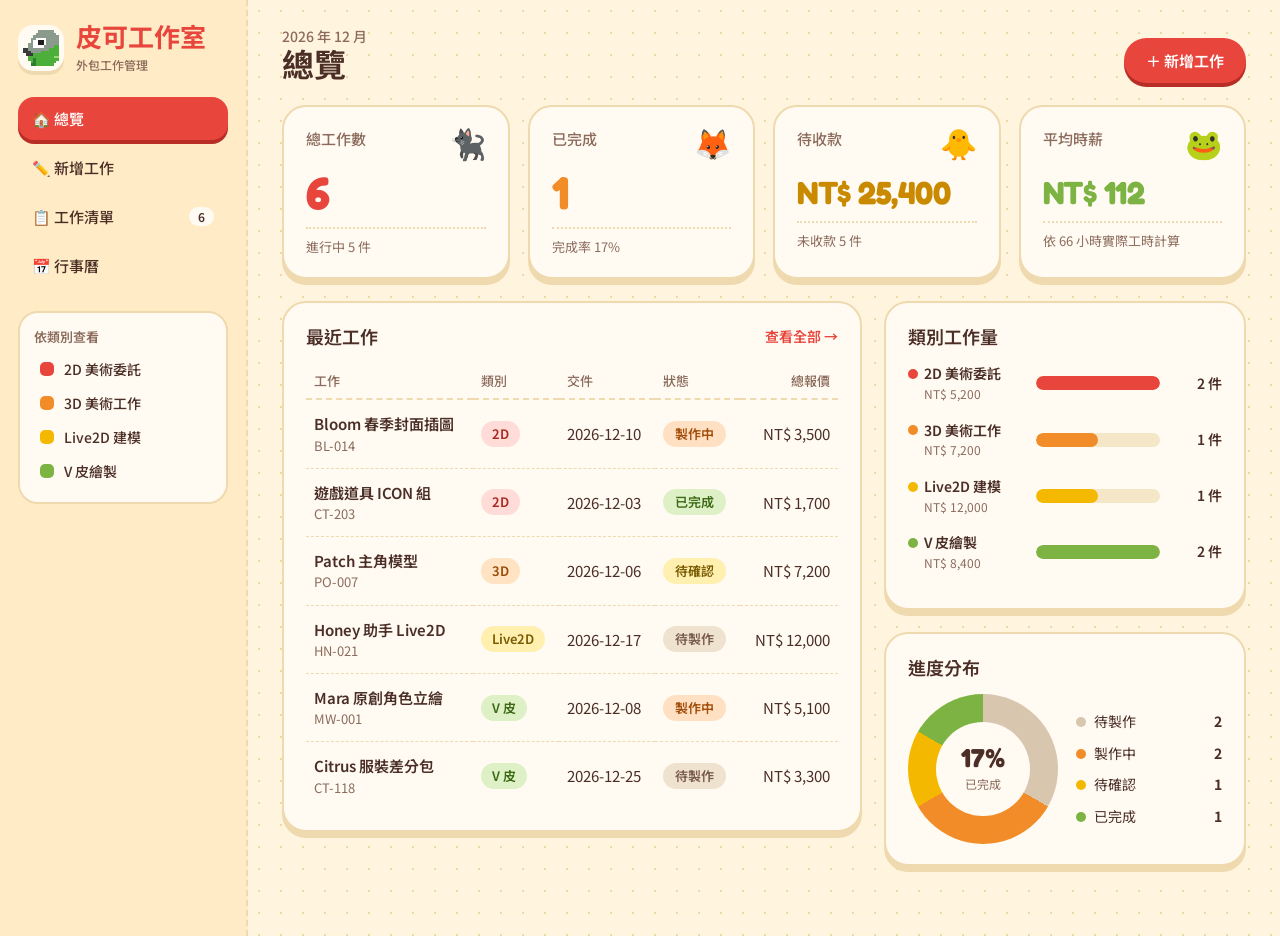
<file: index.html>
<!DOCTYPE html>
<html lang="zh-Hant">
<head>
<meta charset="UTF-8" />
<meta name="viewport" content="width=device-width, initial-scale=1, viewport-fit=cover" />
<title>皮可工作室｜外包工作管理</title>
<link rel="preconnect" href="https://fonts.googleapis.com" />
<link href="https://fonts.googleapis.com/css2?family=Fredoka:wght@500;600;700&family=Noto+Sans+TC:wght@400;500;600;700&display=swap" rel="stylesheet" />
<style>
:root{
  --cream:#FFF4DE;
  --paper:#FFFBF3;
  --sidebar:#FFEBC6;
  --line:#EFD9AE;
  --ink:#4B2E26;
  --ink-2:#8C6B5C;
  --straw:#E8453C;
  --straw-d:#B82E27;
  --orange:#F28C28;
  --lemon:#F5B800;
  --kiwi:#7CB342;
  --radius:24px;
  --display:'Fredoka','Noto Sans TC',sans-serif;
  --body:'Noto Sans TC','PingFang TC','Microsoft JhengHei',sans-serif;
}
*{box-sizing:border-box}
body{margin:0;background:var(--cream);color:var(--ink);font:400 15px/1.55 var(--body);min-height:100vh}
.hidden{display:none !important}
button:focus-visible,input:focus-visible,select:focus-visible,textarea:focus-visible{outline:3px solid var(--orange);outline-offset:2px}

.app{display:grid;grid-template-columns:248px minmax(0,1fr);min-height:100vh}

/* ---------- sidebar ---------- */
.sidebar{background:var(--sidebar);padding:24px 18px;display:flex;flex-direction:column;gap:24px;border-right:2px dashed var(--line)}
.brand{display:flex;gap:12px;align-items:center;font:700 26px/1.1 var(--display);color:var(--straw)}
.brand small{display:block;font:500 12px var(--body);color:var(--ink-2);margin-top:3px}
.logo{width:46px;height:46px;border-radius:15px;background:var(--paper);display:grid;place-items:center;box-shadow:0 4px 0 var(--line);padding:5px}
.logo svg{width:100%;height:100%;display:block}
.nav{display:flex;flex-direction:column;gap:6px}
.nav button{display:flex;align-items:center;gap:10px;width:100%;padding:11px 14px;border:none;background:none;border-radius:16px;cursor:pointer;font:500 15px var(--body);color:var(--ink);text-align:left}
.nav button:hover{background:#FFF7E6}
.nav button.active{background:var(--straw);color:#fff;box-shadow:0 4px 0 var(--straw-d)}
.badge{margin-left:auto;background:var(--paper);color:var(--ink);font-size:12px;font-weight:600;padding:1px 9px;border-radius:999px}
.nav button.active .badge{color:var(--straw)}
.legend{background:var(--paper);border:2px solid var(--line);border-radius:20px;padding:14px}
.legend h4{margin:0 0 6px;font:600 13px var(--body);color:var(--ink-2)}
.legend button{display:flex;align-items:center;gap:10px;width:100%;padding:7px 6px;border:none;background:none;border-radius:12px;cursor:pointer;font:500 14px var(--body);color:var(--ink);text-align:left}
.legend button:hover{background:#FFF1D6}
.swatch{width:14px;height:14px;border-radius:5px;flex:none}

/* ---------- main ---------- */
.main{padding:26px 34px 70px;background-color:var(--cream);background-image:radial-gradient(#F0D7A6 1px,transparent 1.3px);background-size:22px 22px;min-width:0}
.topbar{display:flex;align-items:flex-end;justify-content:space-between;gap:16px;margin-bottom:22px;flex-wrap:wrap}
.crumb{font:500 14px var(--body);color:var(--ink-2)}
.crumb h1{margin:2px 0 0;font:700 32px/1.1 var(--display);color:var(--ink)}

.card{background:var(--paper);border:2px solid var(--line);border-radius:var(--radius);padding:20px 22px;box-shadow:0 6px 0 var(--line);min-width:0}
.card h3{margin:0 0 14px;font:600 18px var(--body);display:flex;align-items:center;justify-content:space-between;gap:10px}

.btn{font:600 15px var(--body);border-radius:999px;padding:10px 20px;cursor:pointer;border:2px solid transparent;transition:transform .08s}
.btn:active{transform:translateY(2px)}
.btn-primary{background:var(--straw);color:#fff;box-shadow:0 4px 0 var(--straw-d)}
.btn-primary:active{box-shadow:0 2px 0 var(--straw-d)}
.btn-ghost{background:#fff;color:var(--ink);border-color:var(--line)}
.btn-small{font:600 13px var(--body);padding:5px 12px;border-radius:999px;border:2px solid var(--line);background:#fff;color:var(--ink);cursor:pointer;white-space:nowrap}
.btn-small.danger{color:#A8281F;border-color:#F5C2BC}
.btn-link{background:none;border:none;color:var(--straw);font:600 14px var(--body);cursor:pointer;padding:0}

/* ---------- stats ---------- */
.stats{display:grid;grid-template-columns:repeat(4,minmax(0,1fr));gap:18px;margin-bottom:22px}
.stat{--c:var(--straw)}
.stat .top{display:flex;justify-content:space-between;align-items:flex-start;color:var(--ink-2);font-weight:500}
.stat .fruit{font-size:30px;line-height:1;display:inline-block;transform-origin:50% 90%;animation:critter-bob 2.6s ease-in-out infinite;animation-delay:var(--d,0s)}
.stat:nth-child(1) .fruit{--d:0s}
.stat:nth-child(2) .fruit{--d:-.7s}
.stat:nth-child(3) .fruit{--d:-1.4s}
.stat:nth-child(4) .fruit{--d:-2.1s}
.stat:hover .fruit{animation-duration:.9s}
@keyframes critter-bob{
  0%,100%{transform:translateY(0) rotate(0deg)}
  20%{transform:translateY(-7px) rotate(-8deg)}
  40%{transform:translateY(0) rotate(0deg)}
  60%{transform:translateY(-3px) rotate(6deg)}
  80%{transform:translateY(0) rotate(0deg)}
}
.stat .num{font:700 46px/1 var(--display);color:var(--c);margin:12px 0 12px;letter-spacing:-.5px;overflow-wrap:anywhere}
.stat .num.money{font-size:32px;padding-top:8px}
.stat .sub{font-size:13px;color:var(--ink-2);border-top:2px dotted var(--line);padding-top:8px}

/* ---------- dashboard ---------- */
.dash{display:grid;grid-template-columns:minmax(0,1.6fr) minmax(0,1fr);gap:22px;align-items:start}
.stack{display:flex;flex-direction:column;gap:22px}
.table-wrap{overflow-x:auto}
table{width:100%;border-collapse:collapse}
th{font:500 13px var(--body);color:var(--ink-2);text-align:left;padding:8px;border-bottom:2px dashed var(--line);white-space:nowrap}
td{padding:12px 8px;border-bottom:1.5px dashed var(--line);vertical-align:middle}
tr:last-child td{border-bottom:none}
.r{text-align:right;white-space:nowrap}
.wname{font-weight:600}
.wsub{font-size:13px;color:var(--ink-2)}
.tag{display:inline-block;padding:3px 11px;border-radius:999px;font-size:13px;font-weight:600;white-space:nowrap}
.tag-2d{background:#FFDCD8;color:#A8281F}
.tag-3d{background:#FFE3C2;color:#9A4A06}
.tag-live{background:#FFF0B0;color:#7A5A00}
.tag-v{background:#DDF0C6;color:#3D6A15}
.pill{display:inline-block;padding:3px 12px;border-radius:999px;font-size:13px;font-weight:600;white-space:nowrap}
.s-todo{background:#EFE2CF;color:#7A5C4B}
.s-doing{background:#FFE0C2;color:#A34E0B}
.s-review{background:#FFF0B0;color:#7A5A00}
.s-done{background:#DDF0C6;color:#3D6A15}
.s-over{background:#FFD5D0;color:#A8281F}

.bar-row{display:grid;grid-template-columns:118px minmax(0,1fr) 52px;gap:10px;align-items:center;margin-bottom:16px}
.bar-meta b{font-weight:600;font-size:14px;display:flex;align-items:center;gap:6px}
.bar-meta small{display:block;color:var(--ink-2);font-size:12px;padding-left:16px}
.track{height:14px;background:#F5E6C8;border-radius:999px;overflow:hidden}
.fill{height:100%;border-radius:999px;transition:width .4s ease}
.bar-val{text-align:right;font-weight:600;font-size:14px}
.dot{width:10px;height:10px;border-radius:50%;display:inline-block;flex:none}

.donut-wrap{display:flex;gap:18px;align-items:center}
.donut{position:relative;width:150px;height:150px;border-radius:50%;flex:none}
.donut-hole{position:absolute;inset:28px;background:var(--paper);border-radius:50%;display:flex;flex-direction:column;align-items:center;justify-content:center}
.donut-hole b{font:700 26px/1 var(--display)}
.donut-hole small{font-size:12px;color:var(--ink-2);margin-top:4px}
.status-list{list-style:none;margin:0;padding:0;flex:1;display:grid;gap:10px;font-size:14px}
.status-list li{display:flex;align-items:center;gap:8px}
.status-list li b{margin-left:auto}

/* ---------- form ---------- */
.form-layout{display:grid;grid-template-columns:minmax(0,1fr) 340px;gap:22px;align-items:start}
.form-head{display:flex;justify-content:space-between;align-items:baseline;gap:10px;margin-bottom:4px;flex-wrap:wrap}
.form-head h3{margin:0;font:600 20px var(--body)}
.hint{font-size:13px;color:var(--ink-2)}
.section-title{font:600 14px var(--body);color:var(--straw);margin:24px 0 12px;display:flex;align-items:center;gap:10px}
.section-title::after{content:"";flex:1;border-top:2px dotted var(--line)}
.form-grid{display:grid;grid-template-columns:1fr 1fr;gap:14px 16px}
.field{display:flex;flex-direction:column;gap:6px;min-width:0}
.field.full{grid-column:1/-1}
.field label{font-size:13px;font-weight:600;color:var(--ink-2)}
.field input,.field select,.field textarea,.input{font:inherit;color:var(--ink);background:#fff;border:2px solid var(--line);border-radius:14px;padding:9px 12px;width:100%;min-width:0}
.field input:focus,.field select:focus,.field textarea:focus{outline:none;border-color:var(--orange);box-shadow:0 0 0 4px #FFE4C2}
.field textarea{resize:vertical}
.date-wrap{position:relative}
.date-wrap input{cursor:pointer;padding-right:48px}
.date-wrap input::-webkit-calendar-picker-indicator{position:absolute;inset:0;width:100%;height:100%;opacity:0;cursor:pointer}
.cal-btn{position:absolute;right:8px;top:50%;transform:translateY(-50%);width:34px;height:30px;border:none;border-radius:10px;background:#FFF1D6;cursor:pointer;font-size:16px;line-height:1;z-index:1}
.size-inputs{display:flex;gap:8px;align-items:center}
.size-inputs input,.size-inputs select{width:auto;flex:1;min-width:0}
.size-inputs span{color:var(--ink-2)}
.custom-size.hidden{display:none !important}
.field.check{flex-direction:row;align-items:center;padding-top:24px}
.field.check label{display:flex;gap:8px;align-items:center;color:var(--ink);font-weight:500;font-size:14px;cursor:pointer}
.field.check input{width:18px;height:18px;accent-color:var(--kiwi);padding:0}
.field.invalid label{color:var(--straw-d)}
.field.invalid input,.field.invalid select,.field.invalid textarea{border-color:var(--straw);background:#FFF0EE}
.error-box{margin-top:18px;background:#FFE7E3;color:#8E2019;border-radius:16px;padding:12px 16px;font-size:14px;display:grid;gap:4px}
.form-actions{display:flex;justify-content:flex-end;gap:10px;margin-top:24px;flex-wrap:wrap}

.quote-card{position:sticky;top:20px}
.big{background:var(--straw);color:#fff;border-radius:20px;padding:16px 18px;box-shadow:0 4px 0 var(--straw-d);margin-bottom:10px}
.big span{font-size:14px;opacity:.92}
.big b{display:block;font:700 40px/1.1 var(--display);margin-top:4px;overflow-wrap:anywhere}
dl.breakdown{margin:0}
dl.breakdown div{display:flex;justify-content:space-between;gap:10px;padding:9px 0;border-bottom:1.5px dashed var(--line);font-size:14px}
dl.breakdown dt{color:var(--ink-2)}
dl.breakdown dd{margin:0;font-weight:600;text-align:right}
.pay-row{display:flex;justify-content:space-between;align-items:center;padding:12px 0 4px;font-size:14px;color:var(--ink-2)}
.hours{margin-top:12px;background:#F4FBEA;border:2px solid #DDEFC6;border-radius:18px;padding:12px 14px;display:grid;gap:6px;font-size:14px}
.hours div{display:flex;justify-content:space-between;gap:10px}
.formula{font-size:12px;color:var(--ink-2);margin:14px 0 0}
.flash{animation:flash .7s ease}
@keyframes flash{0%{transform:scale(1)}40%{transform:scale(1.02)}100%{transform:scale(1)}}

/* ---------- list ---------- */
.toolbar{display:flex;gap:12px;flex-wrap:wrap;align-items:center;margin-bottom:16px}
.toolbar .input{flex:1 1 220px;width:auto}
.chips{display:flex;gap:8px;flex-wrap:wrap}
.chip{font:500 14px var(--body);padding:6px 14px;border-radius:999px;border:2px solid var(--line);background:#fff;color:var(--ink);cursor:pointer}
.chip.active{background:var(--ink);border-color:var(--ink);color:#fff}
.count{font-size:13px;color:var(--ink-2);margin-left:auto}
.empty{text-align:center;padding:44px 10px;color:var(--ink-2)}
.empty b{display:block;font:600 18px var(--body);color:var(--ink);margin-bottom:4px}
.actions{white-space:nowrap;text-align:right}
.actions .btn-small+.btn-small{margin-left:6px}

.cal-head{display:flex;align-items:center;gap:14px;flex-wrap:wrap;margin-bottom:16px}
.cal-nav{display:flex;gap:6px}
.cal-title{margin:0 !important;font:700 24px var(--display) !important}
.legend-inline{margin-left:auto;display:flex;gap:14px;font-size:13px;color:var(--ink-2);flex-wrap:wrap}
.legend-inline span{display:flex;align-items:center;gap:6px}
.cal-grid{display:grid;grid-template-columns:repeat(7,minmax(0,1fr))}
.cal-wd{font:500 13px var(--body);color:var(--ink-2);padding:6px 8px;border-bottom:2px dashed var(--line)}
.cal-days{border-left:2px solid var(--line)}
.cal-cell{min-height:110px;border-right:2px solid var(--line);border-bottom:2px solid var(--line);padding:6px;display:flex;flex-direction:column;gap:4px;min-width:0}
.cal-cell.other{background:#FBF2E0}
.cal-cell.other .cal-num{color:#C9B49A}
.cal-cell.today .cal-num{background:var(--straw);color:#fff}
.cal-num{font:600 13px var(--display);width:26px;height:26px;display:grid;place-items:center;color:var(--ink-2);border-radius:999px}
.cal-ev{border:none;font:600 11.5px/1.3 var(--body);text-align:left;padding:3px 7px;border-radius:7px;cursor:pointer;white-space:nowrap;overflow:hidden;text-overflow:ellipsis;width:100%;box-shadow:0 2px 0 rgba(0,0,0,.12)}
.cal-ev:hover{filter:brightness(1.06)}
.cal-more{font-size:12px;color:var(--ink-2);padding-left:4px}
@media (max-width:600px){
  .cal-cell{min-height:72px;padding:4px}
  .cal-ev{font-size:10px;padding:2px 4px}
  .legend-inline{margin-left:0;width:100%}
}

/* ---------- toast ---------- */
.toast{position:fixed;left:50%;bottom:26px;transform:translate(-50%,20px);background:var(--ink);color:#fff;padding:12px 22px;border-radius:999px;opacity:0;pointer-events:none;transition:opacity .25s,transform .25s;font-size:14px;box-shadow:0 5px 0 #2C1A15;max-width:90vw;text-align:center}
.toast.show{opacity:1;transform:translate(-50%,0)}

/* ---------- responsive ---------- */
@media (max-width:1100px){
  .stats{grid-template-columns:1fr 1fr}
  .form-layout{grid-template-columns:minmax(0,1fr) 300px}
}
@media (max-width:980px){
  .app{grid-template-columns:1fr}
  .sidebar{flex-direction:row;flex-wrap:wrap;align-items:center;border-right:none;border-bottom:2px dashed var(--line);padding:14px 16px;gap:12px}
  .nav{flex-direction:row;flex-wrap:wrap}
  .nav button{width:auto}
  .legend{display:none}
  .dash,.form-layout{grid-template-columns:1fr}
  .quote-card{position:static}
}
@media (max-width:600px){
  .main{padding:20px 16px 60px}
  .form-grid{grid-template-columns:1fr}
  .stat .num{font-size:38px}
  .bar-row{grid-template-columns:96px minmax(0,1fr) 46px}
}
@media (prefers-reduced-motion:reduce){
  *{animation:none !important;transition:none !important}
}
</style>
</head>
<body>
<div class="app">

  <!-- ===== sidebar ===== -->
  <div class="sidebar">
    <div class="brand">
      <span class="logo" id="logo" aria-hidden="true"></span>
      <div>皮可工作室<small>外包工作管理</small></div>
    </div>

    <nav class="nav">
      <button data-view="dashboard" class="active">🏠 總覽</button>
      <button data-view="form">✏️ 新增工作</button>
      <button data-view="list">📋 工作清單 <span class="badge" id="navCount">0</span></button>
      <button data-view="calendar">📅 行事曆</button>
    </nav>

    <div class="legend">
      <h4>依類別查看</h4>
      <button data-filter="2d"><i class="swatch" style="background:#E8453C"></i>2D 美術委託</button>
      <button data-filter="3d"><i class="swatch" style="background:#F28C28"></i>3D 美術工作</button>
      <button data-filter="live2d"><i class="swatch" style="background:#F5B800"></i>Live2D 建模</button>
      <button data-filter="v"><i class="swatch" style="background:#7CB342"></i>V 皮繪製</button>
    </div>
  </div>

  <!-- ===== main ===== -->
  <main class="main">
    <header class="topbar">
      <div class="crumb">
        <span id="crumbSub"></span>
        <h1 id="crumbPage">總覽</h1>
      </div>
      <button class="btn btn-primary" data-view="form">＋ 新增工作</button>
    </header>

    <!-- ---------- dashboard ---------- -->
    <section id="view-dashboard" class="view">
      <div class="stats">
        <div class="card stat" style="--c:var(--straw)">
          <div class="top"><span>總工作數</span><span class="fruit" aria-hidden="true">🐈‍⬛</span></div>
          <div class="num" id="st_total">0</div>
          <div class="sub" id="st_total_sub"></div>
        </div>
        <div class="card stat" style="--c:var(--orange)">
          <div class="top"><span>已完成</span><span class="fruit" aria-hidden="true">🦊</span></div>
          <div class="num" id="st_done">0</div>
          <div class="sub" id="st_done_sub"></div>
        </div>
        <div class="card stat" style="--c:#C98A00">
          <div class="top"><span>待收款</span><span class="fruit" aria-hidden="true">🐥</span></div>
          <div class="num money" id="st_balance">NT$ 0</div>
          <div class="sub" id="st_balance_sub"></div>
        </div>
        <div class="card stat" style="--c:var(--kiwi)">
          <div class="top"><span>平均時薪</span><span class="fruit" aria-hidden="true">🐸</span></div>
          <div class="num money" id="st_rate">—</div>
          <div class="sub" id="st_rate_sub"></div>
        </div>
      </div>

      <div class="dash">
        <div class="card">
          <h3>最近工作 <button class="btn-link" data-view="list">查看全部 →</button></h3>
          <div class="table-wrap">
            <table>
              <thead><tr><th>工作</th><th>類別</th><th>交件</th><th>狀態</th><th class="r">總報價</th></tr></thead>
              <tbody id="recentBody"></tbody>
            </table>
          </div>
        </div>

        <div class="stack">
          <div class="card">
            <h3>類別工作量</h3>
            <div id="catBars"></div>
          </div>
          <div class="card">
            <h3>進度分布</h3>
            <div class="donut-wrap">
              <div class="donut" id="donut">
                <div class="donut-hole"><b id="donutPct">0%</b><small>已完成</small></div>
              </div>
              <ul class="status-list" id="donutLegend"></ul>
            </div>
          </div>
        </div>
      </div>
    </section>

    <!-- ---------- form + quote ---------- -->
    <section id="view-form" class="view hidden">
      <div class="form-layout">
        <form id="workForm" class="card" novalidate>
          <div class="form-head">
            <h3 id="formTitle">新增工作</h3>
            <span class="hint">欄位會依類別自動調整</span>
          </div>

          <div class="section-title">基本資料</div>
          <div class="form-grid">
            <div class="field">
              <label for="f_category">工作類別</label>
              <select id="f_category"></select>
            </div>
            <div class="field">
              <label for="f_sub">服務項目</label>
              <select id="f_sub"></select>
            </div>
            <div class="field full">
              <label for="f_name">工作名稱 *</label>
              <input id="f_name" maxlength="60" placeholder="例如：Bloom 春季封面插圖" />
            </div>
            <div class="field">
              <label for="f_client">客戶代號</label>
              <input id="f_client" maxlength="20" placeholder="選填" />
            </div>
            <div class="field">
              <label for="f_status">工作狀態</label>
              <select id="f_status"></select>
            </div>
            <div class="field">
              <label for="f_due">交件日期</label>
              <div class="date-wrap"><input type="date" id="f_due" /><button type="button" class="cal-btn" id="btnCal" aria-label="開啟月曆">📅</button></div>
            </div>
          </div>

          <div class="section-title" id="detailTitle">類別專用欄位</div>
          <div class="form-grid" id="detailFields"></div>

          <div class="section-title">報價</div>
          <div class="form-grid">
            <div class="field">
              <label for="f_price">單價（NT$）</label>
              <input type="number" min="0" id="f_price" placeholder="0" />
            </div>
            <div class="field">
              <label for="f_qty">數量</label>
              <input type="number" min="1" id="f_qty" />
            </div>
            <div class="field">
              <label for="f_extra">額外費用（NT$）</label>
              <input type="number" min="0" id="f_extra" />
            </div>
            <div class="field">
              <label for="f_discount">折扣（NT$）</label>
              <input type="number" min="0" id="f_discount" />
            </div>
            <div class="field">
              <label for="f_deposit">訂金比例（%）</label>
              <input type="number" min="0" max="100" id="f_deposit" />
            </div>
            <div class="field">
              <label for="f_paid">已收款金額（NT$）</label>
              <input type="number" min="0" id="f_paid" />
            </div>
          </div>

          <div class="section-title">工時</div>
          <div class="form-grid">
            <div class="field">
              <label for="f_est">預估工時（小時）</label>
              <input type="number" min="0" step="0.5" id="f_est" />
            </div>
            <div class="field">
              <label for="f_act">實際工時（小時）</label>
              <input type="number" min="0" step="0.5" id="f_act" />
            </div>
            <div class="field full">
              <label for="f_note">備註</label>
              <textarea id="f_note" rows="2" maxlength="300"></textarea>
            </div>
          </div>

          <div id="errorBox" class="error-box hidden"></div>

          <div class="form-actions">
            <button type="button" class="btn btn-ghost" id="btnClear">清除表單</button>
            <button type="button" class="btn btn-ghost" id="btnQuote">計算報價</button>
            <button type="submit" class="btn btn-primary" id="btnSubmit">新增工作</button>
          </div>
        </form>

        <aside class="card quote-card" id="quoteCard">
          <h3>報價結果</h3>
          <div class="big">
            <span>總報價</span>
            <b id="q_total">NT$ 0</b>
          </div>
          <dl class="breakdown">
            <div><dt>商品小計</dt><dd id="q_sub">NT$ 0</dd></div>
            <div><dt>額外費用</dt><dd id="q_extra">NT$ 0</dd></div>
            <div><dt>折扣</dt><dd id="q_discount">NT$ 0</dd></div>
            <div><dt id="q_depLabel">應收訂金</dt><dd id="q_deposit">NT$ 0</dd></div>
            <div><dt>已收款</dt><dd id="q_paid">NT$ 0</dd></div>
            <div><dt>尚未收款</dt><dd id="q_balance">NT$ 0</dd></div>
          </dl>
          <div class="pay-row">
            <span>付款狀態</span>
            <span class="pill" id="q_pay">未收款</span>
          </div>
          <div class="hours">
            <div><span>預估工時</span><b id="q_est">0 h</b></div>
            <div><span>實際工時</span><b id="q_act">尚無</b></div>
            <div><span>工時差異</span><b id="q_diff">—</b></div>
            <div><span>平均時薪</span><b id="q_rate">—</b></div>
          </div>
          <p class="formula">總報價 ＝ 小計 ＋ 額外費用 − 折扣<br>平均時薪 ＝ 已收款 ÷ 實際工時</p>
        </aside>
      </div>
    </section>

    <!-- ---------- calendar ---------- -->
    <section id="view-calendar" class="view hidden">
      <div class="card">
        <div class="cal-head">
          <div class="cal-nav">
            <button class="btn-small" id="calPrev" aria-label="上個月">‹</button>
            <button class="btn-small" id="calToday">今天</button>
            <button class="btn-small" id="calNext" aria-label="下個月">›</button>
          </div>
          <h3 id="calTitle" class="cal-title"></h3>
          <div class="legend-inline">
            <span><i class="swatch" style="background:#E8453C"></i>2D</span>
            <span><i class="swatch" style="background:#F28C28"></i>3D</span>
            <span><i class="swatch" style="background:#F5B800"></i>Live2D</span>
            <span><i class="swatch" style="background:#7CB342"></i>V 皮</span>
          </div>
        </div>
        <div class="cal-grid" id="calWeekdays"></div>
        <div class="cal-grid cal-days" id="calDays"></div>
      </div>
    </section>

    <!-- ---------- list ---------- -->
    <section id="view-list" class="view hidden">
      <div class="card">
        <div class="toolbar">
          <input class="input" id="searchInput" type="search" placeholder="搜尋工作名稱或客戶代號" />
          <select class="input" id="statusFilter" style="width:auto;flex:0 0 auto"></select>
        </div>
        <div class="toolbar">
          <div class="chips">
            <button class="chip active" data-cat="all">全部</button>
            <button class="chip" data-cat="2d">2D</button>
            <button class="chip" data-cat="3d">3D</button>
            <button class="chip" data-cat="live2d">Live2D</button>
            <button class="chip" data-cat="v">V 皮</button>
          </div>
          <span class="count" id="listCount"></span>
        </div>
        <div class="table-wrap">
          <table>
            <thead>
              <tr>
                <th>工作</th><th>類別</th><th>交件</th><th>狀態</th>
                <th class="r">總報價</th><th class="r">未收款</th><th class="r">工時差異</th><th></th>
              </tr>
            </thead>
            <tbody id="listBody"></tbody>
          </table>
        </div>
        <div id="listEmpty" class="empty hidden"></div>
      </div>
    </section>
  </main>
</div>

<div class="toast" id="toast" role="status" aria-live="polite"></div>

<script>
/* ============ 常數與設定 ============ */
const $ = id => document.getElementById(id);
const esc = s => String(s ?? '').replace(/[&<>"']/g, c => ({'&':'&amp;','<':'&lt;','>':'&gt;','"':'&quot;',"'":'&#39;'}[c]));
const toNum = v => { const n = parseFloat(v); return Number.isFinite(n) ? n : 0; };
const money = n => 'NT$ ' + Math.round(n).toLocaleString('zh-TW');
const sum = arr => arr.reduce((s, x) => s + x, 0);
function dayStr(offset = 0) {
  const d = new Date();
  d.setDate(d.getDate() + offset);
  return new Date(d.getTime() - d.getTimezoneOffset() * 60000).toISOString().slice(0, 10);
}
const today = () => dayStr(0);
const isOverdue = i => !!i.due && i.due < today() && i.status !== '已完成';

const STATUSES = ['待製作', '製作中', '待確認', '已完成'];
const STATUS_CLS = { '待製作': 's-todo', '製作中': 's-doing', '待確認': 's-review', '已完成': 's-done' };
const STATUS_COLOR = { '待製作': '#D9C6AE', '製作中': '#F28C28', '待確認': '#F5B800', '已完成': '#7CB342' };
const PAY_CLS = { '未收款': 's-over', '部分收款': 's-review', '已收清': 's-done' };
const STEP = ['未開始', '進行中', '完成'];
const CAT_ORDER = ['2d', '3d', 'live2d', 'v'];

const CATS = {
  '2d': {
    label: '2D 美術委託', short: '2D', color: '#E8453C', tag: 'tag-2d',
    subs: ['大圖／大張插圖', 'ICON', 'Q 版人物', '黑白稿', '其他 2D 委託'],
    fields: [
      { key: 'size', label: '尺寸', type: 'select', options: ['小（A5 以下）', '中（A4）', '大（A3 以上）', '自訂尺寸'] },
      { key: 'complex', label: '畫面複雜度', type: 'select', options: ['簡單', '一般', '複雜'] },
      { key: 'commercial', label: '含商用授權', type: 'checkbox' }
    ]
  },
  '3d': {
    label: '3D 美術工作', short: '3D', color: '#F28C28', tag: 'tag-3d',
    subs: ['角色建模', '道具建模', 'UV 拆解', '貼圖製作'],
    fields: [
      { key: 'model', label: '建模狀態', type: 'select', options: STEP },
      { key: 'uv', label: 'UV 狀態', type: 'select', options: STEP },
      { key: 'tex', label: '貼圖狀態', type: 'select', options: STEP }
    ]
  },
  'live2d': {
    label: 'Live2D 建模', short: 'Live2D', color: '#F5B800', tag: 'tag-live',
    subs: ['完整建模', '修改既有模型', '物理與表情', '測試交件'],
    fields: [
      { key: 'psdOk', label: 'PSD 拆件已齊全', type: 'checkbox' },
      { key: 'physics', label: '需要物理設定', type: 'checkbox' },
      { key: 'exprCount', label: '表情數量', type: 'number' }
    ]
  },
  'v': {
    label: 'V 皮繪製', short: 'V 皮', color: '#7CB342', tag: 'tag-v',
    subs: ['角色立繪', '服裝差分', '表情差分', '拆件繪製'],
    fields: [
      { key: 'framing', label: '構圖', type: 'select', options: ['全身', '半身'] },
      { key: 'outfits', label: '服裝差分數', type: 'number' },
      { key: 'exprs', label: '表情差分數', type: 'number' },
      { key: 'layered', label: '需要分層 PSD', type: 'checkbox' },
      { key: 'commercial', label: '含商用授權', type: 'checkbox' }
    ]
  }
};

/* ============ 狀態與儲存 ============ */
const KEY = 'fruit-studio-works-v1';
const SEED_KEY = 'fruit-studio-seeded';
let items = [];
let editingId = null;
let filterCat = 'all';
let toastTimer;

function load() {
  try {
    const v = JSON.parse(localStorage.getItem(KEY));
    return Array.isArray(v) ? v : [];
  } catch (e) { return []; }
}
function save() {
  try { localStorage.setItem(KEY, JSON.stringify(items)); }
  catch (e) { toast('瀏覽器無法儲存資料，請檢查儲存空間設定'); }
}
function wasSeeded() {
  try { return !!localStorage.getItem(SEED_KEY); } catch (e) { return true; }
}
function markSeeded() {
  try { localStorage.setItem(SEED_KEY, '1'); } catch (e) { /* ignore */ }
}

function seedItems() {
  const rows = [
    { category: '2d', sub: '大圖／大張插圖', name: 'Bloom 春季封面插圖', client: 'BL-014', status: '製作中', dueIn: 5,
      unitPrice: 3000, qty: 1, extra: 500, discount: 0, depositRate: 30, paid: 1000, estHours: 12, actHours: 7,
      detail: { size: '大（A3 以上）', complex: '複雜', commercial: true } },
    { category: '2d', sub: 'ICON', name: '遊戲道具 ICON 組', client: 'CT-203', status: '已完成', dueIn: -2,
      unitPrice: 300, qty: 5, extra: 200, discount: 0, depositRate: 30, paid: 1700, estHours: 5, actHours: 6,
      detail: { size: '小（A5 以下）', complex: '簡單', commercial: false } },
    { category: '3d', sub: '角色建模', name: 'Patch 主角模型', client: 'PO-007', status: '待確認', dueIn: 1,
      unitPrice: 8000, qty: 1, extra: 0, discount: 800, depositRate: 40, paid: 3200, estHours: 40, actHours: 44,
      detail: { model: '完成', uv: '完成', tex: '進行中' } },
    { category: 'live2d', sub: '完整建模', name: 'Honey 助手 Live2D', client: 'HN-021', status: '待製作', dueIn: 12,
      unitPrice: 12000, qty: 1, extra: 0, discount: 0, depositRate: 50, paid: 0, estHours: 60, actHours: 0,
      detail: { psdOk: true, physics: true, exprCount: 8 } },
    { category: 'v', sub: '角色立繪', name: 'Mara 原創角色立繪', client: 'MW-001', status: '製作中', dueIn: 3,
      unitPrice: 4500, qty: 1, extra: 600, discount: 0, depositRate: 30, paid: 1500, estHours: 15, actHours: 9,
      detail: { framing: '半身', outfits: 2, exprs: 4, layered: true, commercial: false } },
    { category: 'v', sub: '服裝差分', name: 'Citrus 服裝差分包', client: 'CT-118', status: '待製作', dueIn: 20,
      unitPrice: 1200, qty: 3, extra: 0, discount: 300, depositRate: 30, paid: 0, estHours: 10, actHours: 0,
      detail: { framing: '全身', outfits: 3, exprs: 0, layered: true, commercial: false } }
  ];
  return rows.map((r, i) => {
    const { dueIn, ...rest } = r;
    return { id: 'demo' + i, createdAt: Date.now() - i * 3600000, note: '', ...rest, due: dayStr(dueIn) };
  });
}

/* ============ Process：計算 ============ */
function calc(d) {
  const sub = d.unitPrice * d.qty;
  const total = Math.max(0, sub + d.extra - d.discount);
  const deposit = Math.round(total * d.depositRate / 100);
  const balance = Math.max(0, total - d.paid);
  const payStatus = total > 0 && d.paid >= total ? '已收清' : d.paid > 0 ? '部分收款' : '未收款';
  const rate = d.actHours > 0 ? d.paid / d.actHours : null;
  return { sub, total, deposit, balance, payStatus, rate };
}

function diffText(act, est) {
  if (!(act > 0)) return '—';
  const d = Math.round((act - est) * 10) / 10;
  if (d > 0) return `超時 +${d} h`;
  if (d < 0) return `提早 ${Math.abs(d)} h`;
  return '準時';
}

function validate(d) {
  const c = calc(d);
  const errs = [];
  const add = (cond, id, msg) => { if (cond) errs.push([id, msg]); };
  add(!d.name, 'f_name', '請填寫工作名稱');
  add(d.unitPrice < 0, 'f_price', '單價不可為負數');
  add(d.qty < 1, 'f_qty', '數量至少要為 1');
  add(d.extra < 0, 'f_extra', '額外費用不可為負數');
  add(d.discount < 0, 'f_discount', '折扣不可為負數');
  add(d.discount > d.unitPrice * d.qty + d.extra, 'f_discount', '折扣不可超過小計加額外費用');
  add(d.depositRate < 0 || d.depositRate > 100, 'f_deposit', '訂金比例請填 0 到 100');
  add(d.paid < 0, 'f_paid', '已收款不可為負數');
  add(d.paid > c.total, 'f_paid', '已收款不可超過總報價');
  add(d.estHours < 0, 'f_est', '預估工時不可為負數');
  add(d.actHours < 0, 'f_act', '實際工時不可為負數');
  add(d.detail.size === '自訂尺寸' && !(d.detail.sizeW > 0 && d.detail.sizeH > 0), 'd_sizeW', '請填寫自訂尺寸的寬與高');
  Object.entries(d.detail).forEach(([k, v]) => add(typeof v === 'number' && v < 0, 'd_' + k, '數量欄位不可為負數'));
  return errs;
}

/* ============ Input：讀取與填入表單 ============ */
function readForm() {
  const cat = $('f_category').value;
  const detail = {};
  CATS[cat].fields.forEach(f => {
    const el = $('d_' + f.key);
    if (!el) return;
    detail[f.key] = f.type === 'checkbox' ? el.checked
                  : f.type === 'number' ? toNum(el.value)
                  : el.value;
  });
  if (detail.size === '自訂尺寸') {
    detail.sizeW = toNum($('d_sizeW').value);
    detail.sizeH = toNum($('d_sizeH').value);
    detail.sizeUnit = $('d_sizeUnit').value;
  }
  return {
    category: cat,
    sub: $('f_sub').value,
    name: $('f_name').value.trim(),
    client: $('f_client').value.trim(),
    status: $('f_status').value,
    due: $('f_due').value,
    unitPrice: toNum($('f_price').value),
    qty: toNum($('f_qty').value),
    extra: toNum($('f_extra').value),
    discount: toNum($('f_discount').value),
    depositRate: toNum($('f_deposit').value),
    paid: toNum($('f_paid').value),
    estHours: toNum($('f_est').value),
    actHours: toNum($('f_act').value),
    note: $('f_note').value.trim(),
    detail
  };
}

function renderSubs(cat, selected) {
  $('f_sub').innerHTML = CATS[cat].subs.map(s => `<option>${s}</option>`).join('');
  if (selected && CATS[cat].subs.includes(selected)) $('f_sub').value = selected;
}

function customSizeRow(values = {}) {
  const row = document.createElement('div');
  row.id = 'customSize';
  row.className = 'field full custom-size';
  row.innerHTML = `<label>自訂尺寸</label>
    <div class="size-inputs">
      <input type="number" min="0" step="0.1" id="d_sizeW" placeholder="寬" value="${values.sizeW ?? ''}">
      <span>×</span>
      <input type="number" min="0" step="0.1" id="d_sizeH" placeholder="高" value="${values.sizeH ?? ''}">
      <select id="d_sizeUnit">
        <option ${values.sizeUnit === 'cm' ? 'selected' : ''}>cm</option>
        <option ${values.sizeUnit === 'px' ? 'selected' : ''}>px</option>
        <option ${values.sizeUnit === '吋' ? 'selected' : ''}>吋</option>
      </select>
    </div>`;
  row.classList.toggle('hidden', values.size !== '自訂尺寸');
  return row;
}

function renderDetails(cat, values = {}) {
  const wrap = $('detailFields');
  wrap.innerHTML = '';
  $('detailTitle').textContent = CATS[cat].label + ' 專用欄位';
  CATS[cat].fields.forEach(f => {
    const id = 'd_' + f.key;
    const div = document.createElement('div');
    if (f.type === 'checkbox') {
      div.className = 'field check';
      div.innerHTML = `<label><input type="checkbox" id="${id}" ${values[f.key] ? 'checked' : ''}>${f.label}</label>`;
    } else if (f.type === 'select') {
      div.className = 'field';
      const opts = f.options.map(o => `<option ${values[f.key] === o ? 'selected' : ''}>${o}</option>`).join('');
      div.innerHTML = `<label for="${id}">${f.label}</label><select id="${id}">${opts}</select>`;
    } else {
      div.className = 'field';
      div.innerHTML = `<label for="${id}">${f.label}</label><input type="number" min="0" id="${id}" value="${values[f.key] ?? 0}">`;
    }
    wrap.appendChild(div);
    if (f.key === 'size') wrap.appendChild(customSizeRow(values));
  });
}

function fillForm(d = {}) {
  const cat = d.category || '2d';
  $('f_category').value = cat;
  renderSubs(cat, d.sub);
  renderDetails(cat, d.detail || {});
  $('f_name').value = d.name || '';
  $('f_client').value = d.client || '';
  $('f_status').value = d.status || '待製作';
  $('f_due').value = d.due || '';
  $('f_price').value = d.unitPrice ?? '';
  $('f_qty').value = d.qty ?? 1;
  $('f_extra').value = d.extra ?? 0;
  $('f_discount').value = d.discount ?? 0;
  $('f_deposit').value = d.depositRate ?? 30;
  $('f_paid').value = d.paid ?? 0;
  $('f_est').value = d.estHours ?? '';
  $('f_act').value = d.actHours ?? '';
  $('f_note').value = d.note || '';
  showErrors([]);
  updateQuote();
}

function resetForm() {
  editingId = null;
  $('formTitle').textContent = '新增工作';
  $('btnSubmit').textContent = '新增工作';
  fillForm({});
}

function showErrors(errs) {
  document.querySelectorAll('.field.invalid').forEach(el => el.classList.remove('invalid'));
  const box = $('errorBox');
  box.innerHTML = '';
  if (!errs.length) {
    box.classList.add('hidden');
    return true;
  }
  errs.forEach(([id, msg]) => {
    const f = $(id) && $(id).closest('.field');
    if (f) f.classList.add('invalid');
    const p = document.createElement('div');
    p.textContent = '⚠ ' + msg;
    box.appendChild(p);
  });
  box.classList.remove('hidden');
  return false;
}

/* ============ Output：報價區 ============ */
function updateQuote() {
  const d = readForm();
  const c = calc(d);
  $('q_sub').textContent = money(c.sub);
  $('q_extra').textContent = money(d.extra);
  $('q_discount').textContent = '− ' + money(d.discount);
  $('q_total').textContent = money(c.total);
  $('q_depLabel').textContent = `應收訂金（${d.depositRate}%）`;
  $('q_deposit').textContent = money(c.deposit);
  $('q_paid').textContent = money(d.paid);
  $('q_balance').textContent = money(c.balance);
  const pay = $('q_pay');
  pay.textContent = c.payStatus;
  pay.className = 'pill ' + PAY_CLS[c.payStatus];
  $('q_est').textContent = d.estHours + ' h';
  $('q_act').textContent = d.actHours > 0 ? d.actHours + ' h' : '尚無';
  $('q_diff').textContent = diffText(d.actHours, d.estHours);
  $('q_rate').textContent = c.rate === null ? '—' : money(c.rate) + ' / 小時';
}

/* ============ 增刪改 ============ */
function startEdit(id) {
  const item = items.find(i => i.id === id);
  if (!item) return;
  editingId = id;
  fillForm(item);
  $('formTitle').textContent = '編輯工作';
  $('btnSubmit').textContent = '儲存變更';
  showView('form');
}

function removeItem(id) {
  const item = items.find(i => i.id === id);
  if (!item) return;
  if (!confirm(`確定要刪除「${item.name}」？刪除後無法復原。`)) return;
  items = items.filter(i => i.id !== id);
  save();
  if (editingId === id) resetForm();
  renderAll();
  toast('已刪除工作');
}

/* ============ 畫面：總覽 ============ */
function renderDashboard() {
  const total = items.length;
  const done = items.filter(i => i.status === '已完成').length;
  const calcs = items.map(i => ({ i, c: calc(i) }));
  const balanceSum = sum(calcs.map(x => x.c.balance));
  const unpaidCount = calcs.filter(x => x.c.balance > 0).length;
  const withHours = items.filter(i => i.actHours > 0);
  const hrs = sum(withHours.map(i => i.actHours));
  const paidWithHours = sum(withHours.map(i => i.paid));
  const overdue = items.filter(isOverdue).length;

  $('st_total').textContent = total;
  $('st_total_sub').textContent = `進行中 ${total - done} 件`;
  $('st_done').textContent = done;
  $('st_done_sub').textContent = total ? `完成率 ${Math.round(done / total * 100)}%` : '尚無工作';
  $('st_balance').textContent = money(balanceSum);
  $('st_balance_sub').textContent = `未收款 ${unpaidCount} 件`;
  $('st_rate').textContent = hrs > 0 ? money(paidWithHours / hrs) : '—';
  $('st_rate_sub').textContent = hrs > 0 ? `依 ${hrs} 小時實際工時計算` : '尚無實際工時';

  const recent = [...items].sort((a, b) => b.createdAt - a.createdAt).slice(0, 6);
  $('recentBody').innerHTML = recent.length
    ? recent.map(i => {
        const cat = CATS[i.category];
        return `<tr>
          <td><div class="wname">${esc(i.name)}</div><div class="wsub">${esc(i.client) || '—'}${isOverdue(i) ? ' · 逾期' : ''}</div></td>
          <td><span class="tag ${cat.tag}">${cat.short}</span></td>
          <td>${esc(i.due) || '—'}</td>
          <td><span class="pill ${STATUS_CLS[i.status]}">${esc(i.status)}</span></td>
          <td class="r">${money(calc(i).total)}</td>
        </tr>`;
      }).join('')
    : `<tr><td colspan="5" class="empty"><b>還沒有工作</b>按上方「新增工作」建立第一筆</td></tr>`;

  const max = Math.max(1, ...CAT_ORDER.map(k => items.filter(i => i.category === k).length));
  $('catBars').innerHTML = CAT_ORDER.map(k => {
    const list = items.filter(i => i.category === k);
    const amt = sum(list.map(i => calc(i).total));
    return `<div class="bar-row">
      <div class="bar-meta"><b><span class="dot" style="background:${CATS[k].color}"></span>${CATS[k].label}</b><small>${money(amt)}</small></div>
      <div class="track"><div class="fill" style="width:${list.length / max * 100}%;background:${CATS[k].color}"></div></div>
      <div class="bar-val">${list.length} 件</div>
    </div>`;
  }).join('');

  const counts = STATUSES.map(s => items.filter(i => i.status === s).length);
  const stops = [];
  if (total === 0) {
    stops.push('#EFE2CF 0% 100%');
  } else {
    let acc = 0;
    counts.forEach((n, idx) => {
      if (!n) return;
      const start = acc / total * 100;
      acc += n;
      stops.push(`${STATUS_COLOR[STATUSES[idx]]} ${start}% ${acc / total * 100}%`);
    });
  }
  $('donut').style.background = `conic-gradient(${stops.join(',')})`;
  $('donutPct').textContent = (total ? Math.round(done / total * 100) : 0) + '%';
  $('donutLegend').innerHTML = STATUSES.map((s, idx) =>
    `<li><span class="dot" style="background:${STATUS_COLOR[s]}"></span>${s}<b>${counts[idx]}</b></li>`
  ).join('');
}

/* ============ 畫面：清單 ============ */
function rowHtml(i) {
  const c = calc(i);
  const cat = CATS[i.category];
  return `<tr>
    <td><div class="wname">${esc(i.name)}</div><div class="wsub">${esc(i.sub)}${i.client ? ' · ' + esc(i.client) : ''}</div></td>
    <td><span class="tag ${cat.tag}">${cat.short}</span></td>
    <td>${esc(i.due) || '—'}${isOverdue(i) ? ' <span class="pill s-over">逾期</span>' : ''}</td>
    <td><span class="pill ${STATUS_CLS[i.status]}">${esc(i.status)}</span></td>
    <td class="r">${money(c.total)}</td>
    <td class="r">${money(c.balance)}</td>
    <td class="r">${diffText(i.actHours, i.estHours)}</td>
    <td class="actions">
      <button class="btn-small" data-action="edit" data-id="${i.id}">編輯</button>
      <button class="btn-small danger" data-action="del" data-id="${i.id}">刪除</button>
    </td>
  </tr>`;
}

function renderList() {
  const q = $('searchInput').value.trim().toLowerCase();
  const st = $('statusFilter').value;
  const list = items
    .filter(i => filterCat === 'all' || i.category === filterCat)
    .filter(i => st === 'all' || i.status === st)
    .filter(i => !q || (i.name + ' ' + i.client).toLowerCase().includes(q))
    .sort((a, b) => b.createdAt - a.createdAt);

  $('listBody').innerHTML = list.map(rowHtml).join('');
  $('listCount').textContent = `共 ${list.length} 件`;
  const empty = $('listEmpty');
  empty.classList.toggle('hidden', list.length > 0);
  empty.innerHTML = items.length === 0
    ? '<b>還沒有工作</b>到「新增工作」建立第一筆吧'
    : '<b>找不到符合條件的工作</b>試試調整搜尋或篩選條件';
  document.querySelectorAll('.chip').forEach(b => b.classList.toggle('active', b.dataset.cat === filterCat));
}

/* ============ 視圖切換與通知 ============ */
const VIEW_NAMES = { dashboard: '總覽', form: '新增工作', list: '工作清單', calendar: '行事曆' };
function showView(name) {
  document.querySelectorAll('.view').forEach(v => v.classList.toggle('hidden', v.id !== 'view-' + name));
  document.querySelectorAll('.nav button').forEach(b => b.classList.toggle('active', b.dataset.view === name));
  $('crumbPage').textContent = VIEW_NAMES[name];
  const now = new Date();
  $('crumbSub').textContent = name === 'dashboard' ? `${now.getFullYear()} 年 ${now.getMonth() + 1} 月` : '';
  if (name === 'calendar') renderCalendar();
  window.scrollTo(0, 0);
}

function toast(msg) {
  const t = $('toast');
  t.textContent = msg;
  t.classList.add('show');
  clearTimeout(toastTimer);
  toastTimer = setTimeout(() => t.classList.remove('show'), 2400);
}

function renderAll() {
  renderDashboard();
  renderList();
  renderCalendar();
  $('navCount').textContent = items.length;
}

/* ============ 事件綁定 ============ */
document.querySelectorAll('[data-view]').forEach(b =>
  b.addEventListener('click', () => showView(b.dataset.view)));

document.querySelectorAll('[data-filter]').forEach(b =>
  b.addEventListener('click', () => {
    filterCat = b.dataset.filter;
    renderList();
    showView('list');
  }));

document.querySelectorAll('.chip').forEach(b =>
  b.addEventListener('click', () => { filterCat = b.dataset.cat; renderList(); }));

$('searchInput').addEventListener('input', renderList);
$('statusFilter').addEventListener('change', renderList);

$('listBody').addEventListener('click', e => {
  const btn = e.target.closest('button[data-action]');
  if (!btn) return;
  if (btn.dataset.action === 'edit') startEdit(btn.dataset.id);
  else removeItem(btn.dataset.id);
});

$('f_category').addEventListener('change', () => {
  const cat = $('f_category').value;
  renderSubs(cat);
  renderDetails(cat);
  updateQuote();
});
$('workForm').addEventListener('input', updateQuote);
$('workForm').addEventListener('change', e => {
  if (e.target.id === 'd_size') {
    document.getElementById('customSize').classList.toggle('hidden', e.target.value !== '自訂尺寸');
  }
});
const dueEl = $('f_due');
const openCalendar = () => { try { dueEl.showPicker(); } catch (err) { dueEl.focus(); } };
dueEl.addEventListener('click', openCalendar);
$('btnCal').addEventListener('click', openCalendar);

$('btnQuote').addEventListener('click', () => {
  const d = readForm();
  if (!showErrors(validate(d))) return;
  updateQuote();
  const card = $('quoteCard');
  card.classList.remove('flash');
  void card.offsetWidth;
  card.classList.add('flash');
  toast(`報價已計算：總報價 ${money(calc(d).total)}`);
});

$('btnClear').addEventListener('click', () => {
  resetForm();
  toast('表單已清除');
});

$('workForm').addEventListener('submit', e => {
  e.preventDefault();
  const d = readForm();
  if (!showErrors(validate(d))) return;

  if (editingId) {
    items = items.map(i => i.id === editingId ? { ...i, ...d } : i);
    toast('已儲存變更');
  } else {
    items.push({
      id: 'w' + Date.now().toString(36) + Math.random().toString(36).slice(2, 6),
      createdAt: Date.now(),
      ...d
    });
    toast('已新增工作');
  }
  save();
  resetForm();
  renderAll();
  showView('list');
});

/* ============ 像素小鳥 Logo ============ */
// 像素圖：H 灰頭、W 眼圈白、K 黑眼、B 喙、G 綠身、g 深綠、L 淺綠高光
const BIRD = [
  "......HHHHHH",
  ".....HHHHHHHH",
  "....HHHHHHHHHH",
  "...HHWWWWHHHHH",
  "...HWWKKWHHHHH",
  "..HHWWKKWHHHHH",
  "..HHWWWWHHHHGG",
  "BBHHHHHHHHGGGG",
  "BBBHHHHGGGGGGG",
  ".BBBGGGGGGGGGG",
  "..GGGGGGGGGGLL",
  "..GGgGGGGGGGGG",
  "...GgGGGGGGGG",
  "...ggGGGGGGG"
];
function renderLogo() {
  const W = Math.max(...BIRD.map(r => r.length));
  const colors = { H: '#8A9A8C', W: '#FFFFFF', K: '#1F1F1F', B: '#3A3A3A', G: '#4CAF3A', g: '#2E7D32', L: '#9BD86B' };
  let rects = '';
  BIRD.forEach((row, y) => [...row.padEnd(W, '.')].forEach((ch, x) => {
    if (colors[ch]) rects += `<rect x="${x}" y="${y}" width="1" height="1" fill="${colors[ch]}"/>`;
  }));
  $('logo').innerHTML = `<svg viewBox="0 0 ${W} ${BIRD.length}" shape-rendering="crispEdges" aria-hidden="true">${rects}</svg>`;
}

/* ============ 行事曆 ============ */
let calCursor = new Date(new Date().getFullYear(), new Date().getMonth(), 1);
const WEEKDAYS = ['一', '二', '三', '四', '五', '六', '日'];
const ymd = d => `${d.getFullYear()}-${String(d.getMonth() + 1).padStart(2, '0')}-${String(d.getDate()).padStart(2, '0')}`;

function renderCalendar() {
  const y = calCursor.getFullYear(), m = calCursor.getMonth();
  $('calTitle').textContent = `${y} 年 ${m + 1} 月`;
  $('calWeekdays').innerHTML = WEEKDAYS.map(w => `<div class="cal-wd">${w}</div>`).join('');

  const offset = (new Date(y, m, 1).getDay() + 6) % 7;   // 週一為第一欄
  const byDate = {};
  items.forEach(i => {
    if (!i.due) return;
    if (!byDate[i.due]) byDate[i.due] = [];
    byDate[i.due].push(i);
  });
  const todayKey = ymd(new Date());

  let html = '';
  for (let n = 0; n < 42; n++) {
    const d = new Date(y, m, 1 - offset + n);
    const key = ymd(d);
    const list = (byDate[key] || []).sort((a, b) => a.createdAt - b.createdAt);
    const cls = ['cal-cell'];
    if (d.getMonth() !== m) cls.push('other');
    if (key === todayKey) cls.push('today');
    const events = list.slice(0, 3).map(i => {
      const cat = CATS[i.category];
      const fg = i.category === 'live2d' ? '#4B2E26' : '#fff';
      return `<button class="cal-ev" style="background:${cat.color};color:${fg}" data-id="${i.id}" title="${esc(i.name)}">${cat.short} · ${esc(i.name)}</button>`;
    }).join('');
    const more = list.length > 3 ? `<div class="cal-more">+${list.length - 3} 件</div>` : '';
    html += `<div class="${cls.join(' ')}"><div class="cal-num">${d.getDate()}</div>${events}${more}</div>`;
  }
  $('calDays').innerHTML = html;
}

$('calPrev').addEventListener('click', () => { calCursor = new Date(calCursor.getFullYear(), calCursor.getMonth() - 1, 1); renderCalendar(); });
$('calNext').addEventListener('click', () => { calCursor = new Date(calCursor.getFullYear(), calCursor.getMonth() + 1, 1); renderCalendar(); });
$('calToday').addEventListener('click', () => { const t = new Date(); calCursor = new Date(t.getFullYear(), t.getMonth(), 1); renderCalendar(); });
$('calDays').addEventListener('click', e => {
  const btn = e.target.closest('.cal-ev');
  if (btn) startEdit(btn.dataset.id);
});

/* ============ 初始化 ============ */
function init() {
  $('f_category').innerHTML = CAT_ORDER.map(k => `<option value="${k}">${CATS[k].label}</option>`).join('');
  $('f_status').innerHTML = STATUSES.map(s => `<option>${s}</option>`).join('');
  $('statusFilter').innerHTML = '<option value="all">全部狀態</option>' +
    STATUSES.map(s => `<option>${s}</option>`).join('');

  items = load();
  if (!items.length && !wasSeeded()) {
    items = seedItems();
    save();
    markSeeded();
  }
  renderLogo();
  resetForm();
  renderAll();
  showView('dashboard');
}
init();
</script>
</body>
</html>
</file>
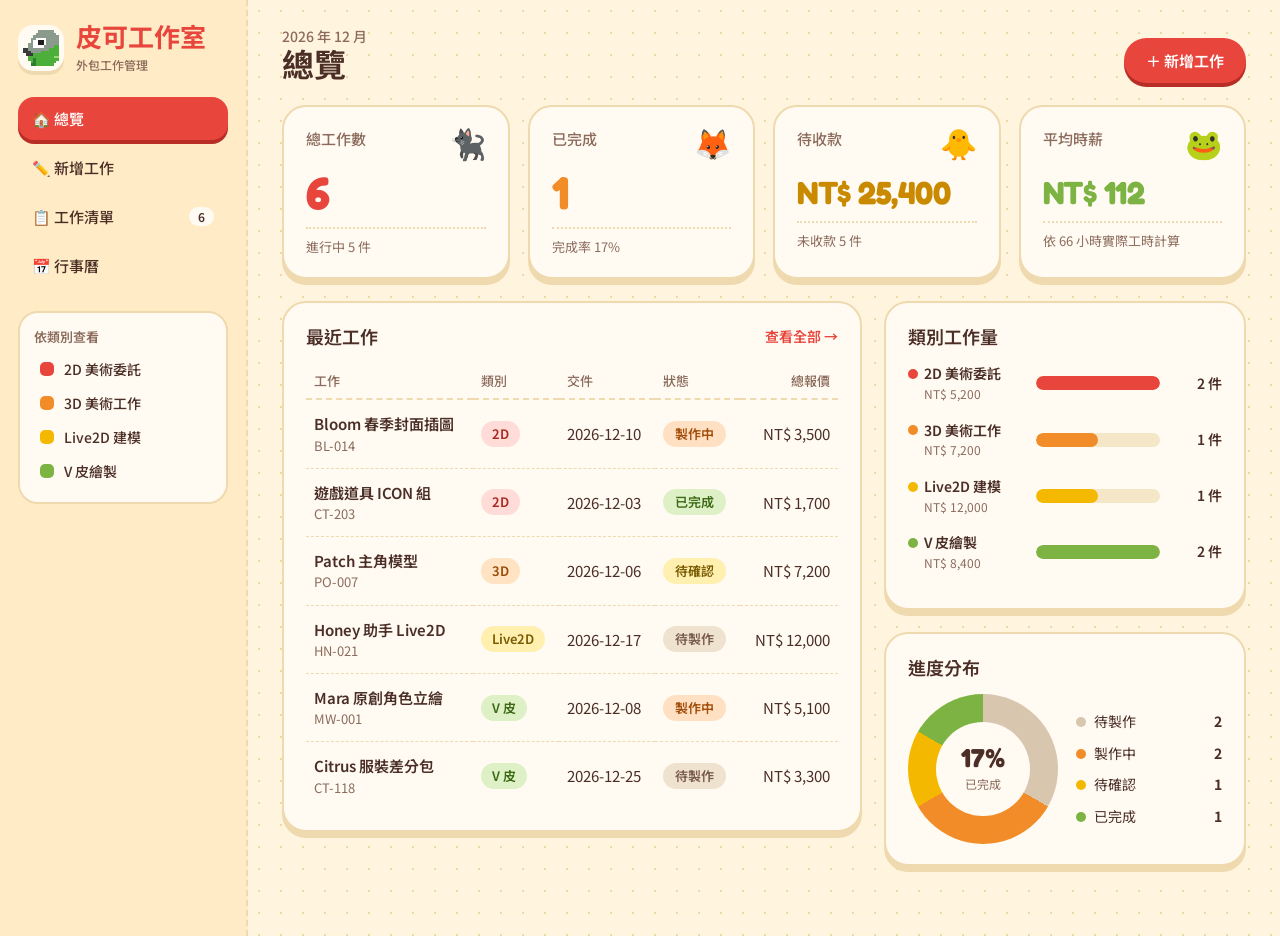
<file: fruit-studio/index.html>
<!DOCTYPE html>
<html lang="zh-Hant">
<head>
<meta charset="UTF-8" />
<meta name="viewport" content="width=device-width, initial-scale=1, viewport-fit=cover" />
<title>皮可工作室｜外包工作管理</title>
<link rel="preconnect" href="https://fonts.googleapis.com" />
<link href="https://fonts.googleapis.com/css2?family=Fredoka:wght@500;600;700&family=Noto+Sans+TC:wght@400;500;600;700&display=swap" rel="stylesheet" />
<link rel="stylesheet" href="style.css" />
</head>
<body>
<div class="app">

  <!-- ===== sidebar ===== -->
  <div class="sidebar">
    <div class="brand">
      <span class="logo" id="logo" aria-hidden="true"></span>
      <div>皮可工作室<small>外包工作管理</small></div>
    </div>

    <nav class="nav">
      <button data-view="dashboard" class="active">🏠 總覽</button>
      <button data-view="form">✏️ 新增工作</button>
      <button data-view="list">📋 工作清單 <span class="badge" id="navCount">0</span></button>
      <button data-view="calendar">📅 行事曆</button>
    </nav>

    <div class="legend">
      <h4>依類別查看</h4>
      <button data-filter="2d"><i class="swatch" style="background:#E8453C"></i>2D 美術委託</button>
      <button data-filter="3d"><i class="swatch" style="background:#F28C28"></i>3D 美術工作</button>
      <button data-filter="live2d"><i class="swatch" style="background:#F5B800"></i>Live2D 建模</button>
      <button data-filter="v"><i class="swatch" style="background:#7CB342"></i>V 皮繪製</button>
    </div>
  </div>

  <!-- ===== main ===== -->
  <main class="main">
    <header class="topbar">
      <div class="crumb">
        <span id="crumbSub"></span>
        <h1 id="crumbPage">總覽</h1>
      </div>
      <button class="btn btn-primary" data-view="form">＋ 新增工作</button>
    </header>

    <!-- ---------- dashboard ---------- -->
    <section id="view-dashboard" class="view">
      <div class="stats">
        <div class="card stat" style="--c:var(--straw)">
          <div class="top"><span>總工作數</span><span class="fruit" aria-hidden="true">🐈‍⬛</span></div>
          <div class="num" id="st_total">0</div>
          <div class="sub" id="st_total_sub"></div>
        </div>
        <div class="card stat" style="--c:var(--orange)">
          <div class="top"><span>已完成</span><span class="fruit" aria-hidden="true">🦊</span></div>
          <div class="num" id="st_done">0</div>
          <div class="sub" id="st_done_sub"></div>
        </div>
        <div class="card stat" style="--c:#C98A00">
          <div class="top"><span>待收款</span><span class="fruit" aria-hidden="true">🐥</span></div>
          <div class="num money" id="st_balance">NT$ 0</div>
          <div class="sub" id="st_balance_sub"></div>
        </div>
        <div class="card stat" style="--c:var(--kiwi)">
          <div class="top"><span>平均時薪</span><span class="fruit" aria-hidden="true">🐸</span></div>
          <div class="num money" id="st_rate">—</div>
          <div class="sub" id="st_rate_sub"></div>
        </div>
      </div>

      <div class="dash">
        <div class="card">
          <h3>最近工作 <button class="btn-link" data-view="list">查看全部 →</button></h3>
          <div class="table-wrap">
            <table>
              <thead><tr><th>工作</th><th>類別</th><th>交件</th><th>狀態</th><th class="r">總報價</th></tr></thead>
              <tbody id="recentBody"></tbody>
            </table>
          </div>
        </div>

        <div class="stack">
          <div class="card">
            <h3>類別工作量</h3>
            <div id="catBars"></div>
          </div>
          <div class="card">
            <h3>進度分布</h3>
            <div class="donut-wrap">
              <div class="donut" id="donut">
                <div class="donut-hole"><b id="donutPct">0%</b><small>已完成</small></div>
              </div>
              <ul class="status-list" id="donutLegend"></ul>
            </div>
          </div>
        </div>
      </div>
    </section>

    <!-- ---------- form + quote ---------- -->
    <section id="view-form" class="view hidden">
      <div class="form-layout">
        <form id="workForm" class="card" novalidate>
          <div class="form-head">
            <h3 id="formTitle">新增工作</h3>
            <span class="hint">欄位會依類別自動調整</span>
          </div>

          <div class="section-title">基本資料</div>
          <div class="form-grid">
            <div class="field">
              <label for="f_category">工作類別</label>
              <select id="f_category"></select>
            </div>
            <div class="field">
              <label for="f_sub">服務項目</label>
              <select id="f_sub"></select>
            </div>
            <div class="field full">
              <label for="f_name">工作名稱 *</label>
              <input id="f_name" maxlength="60" placeholder="例如：Bloom 春季封面插圖" />
            </div>
            <div class="field">
              <label for="f_client">客戶代號</label>
              <input id="f_client" maxlength="20" placeholder="選填" />
            </div>
            <div class="field">
              <label for="f_status">工作狀態</label>
              <select id="f_status"></select>
            </div>
            <div class="field">
              <label for="f_due">交件日期</label>
              <div class="date-wrap"><input type="date" id="f_due" /><button type="button" class="cal-btn" id="btnCal" aria-label="開啟月曆">📅</button></div>
            </div>
          </div>

          <div class="section-title" id="detailTitle">類別專用欄位</div>
          <div class="form-grid" id="detailFields"></div>

          <div class="section-title">報價</div>
          <div class="form-grid">
            <div class="field">
              <label for="f_price">單價（NT$）</label>
              <input type="number" min="0" id="f_price" placeholder="0" />
            </div>
            <div class="field">
              <label for="f_qty">數量</label>
              <input type="number" min="1" id="f_qty" />
            </div>
            <div class="field">
              <label for="f_extra">額外費用（NT$）</label>
              <input type="number" min="0" id="f_extra" />
            </div>
            <div class="field">
              <label for="f_discount">折扣（NT$）</label>
              <input type="number" min="0" id="f_discount" />
            </div>
            <div class="field">
              <label for="f_deposit">訂金比例（%）</label>
              <input type="number" min="0" max="100" id="f_deposit" />
            </div>
            <div class="field">
              <label for="f_paid">已收款金額（NT$）</label>
              <input type="number" min="0" id="f_paid" />
            </div>
          </div>

          <div class="section-title">工時</div>
          <div class="form-grid">
            <div class="field">
              <label for="f_est">預估工時（小時）</label>
              <input type="number" min="0" step="0.5" id="f_est" />
            </div>
            <div class="field">
              <label for="f_act">實際工時（小時）</label>
              <input type="number" min="0" step="0.5" id="f_act" />
            </div>
            <div class="field full">
              <label for="f_note">備註</label>
              <textarea id="f_note" rows="2" maxlength="300"></textarea>
            </div>
          </div>

          <div id="errorBox" class="error-box hidden"></div>

          <div class="form-actions">
            <button type="button" class="btn btn-ghost" id="btnClear">清除表單</button>
            <button type="button" class="btn btn-ghost" id="btnQuote">計算報價</button>
            <button type="submit" class="btn btn-primary" id="btnSubmit">新增工作</button>
          </div>
        </form>

        <aside class="card quote-card" id="quoteCard">
          <h3>報價結果</h3>
          <div class="big">
            <span>總報價</span>
            <b id="q_total">NT$ 0</b>
          </div>
          <dl class="breakdown">
            <div><dt>商品小計</dt><dd id="q_sub">NT$ 0</dd></div>
            <div><dt>額外費用</dt><dd id="q_extra">NT$ 0</dd></div>
            <div><dt>折扣</dt><dd id="q_discount">NT$ 0</dd></div>
            <div><dt id="q_depLabel">應收訂金</dt><dd id="q_deposit">NT$ 0</dd></div>
            <div><dt>已收款</dt><dd id="q_paid">NT$ 0</dd></div>
            <div><dt>尚未收款</dt><dd id="q_balance">NT$ 0</dd></div>
          </dl>
          <div class="pay-row">
            <span>付款狀態</span>
            <span class="pill" id="q_pay">未收款</span>
          </div>
          <div class="hours">
            <div><span>預估工時</span><b id="q_est">0 h</b></div>
            <div><span>實際工時</span><b id="q_act">尚無</b></div>
            <div><span>工時差異</span><b id="q_diff">—</b></div>
            <div><span>平均時薪</span><b id="q_rate">—</b></div>
          </div>
          <p class="formula">總報價 ＝ 小計 ＋ 額外費用 − 折扣<br>平均時薪 ＝ 已收款 ÷ 實際工時</p>
        </aside>
      </div>
    </section>

    <!-- ---------- calendar ---------- -->
    <section id="view-calendar" class="view hidden">
      <div class="card">
        <div class="cal-head">
          <div class="cal-nav">
            <button class="btn-small" id="calPrev" aria-label="上個月">‹</button>
            <button class="btn-small" id="calToday">今天</button>
            <button class="btn-small" id="calNext" aria-label="下個月">›</button>
          </div>
          <h3 id="calTitle" class="cal-title"></h3>
          <div class="legend-inline">
            <span><i class="swatch" style="background:#E8453C"></i>2D</span>
            <span><i class="swatch" style="background:#F28C28"></i>3D</span>
            <span><i class="swatch" style="background:#F5B800"></i>Live2D</span>
            <span><i class="swatch" style="background:#7CB342"></i>V 皮</span>
          </div>
        </div>
        <div class="cal-grid" id="calWeekdays"></div>
        <div class="cal-grid cal-days" id="calDays"></div>
      </div>
    </section>

    <!-- ---------- list ---------- -->
    <section id="view-list" class="view hidden">
      <div class="card">
        <div class="toolbar">
          <input class="input" id="searchInput" type="search" placeholder="搜尋工作名稱或客戶代號" />
          <select class="input" id="statusFilter" style="width:auto;flex:0 0 auto"></select>
        </div>
        <div class="toolbar">
          <div class="chips">
            <button class="chip active" data-cat="all">全部</button>
            <button class="chip" data-cat="2d">2D</button>
            <button class="chip" data-cat="3d">3D</button>
            <button class="chip" data-cat="live2d">Live2D</button>
            <button class="chip" data-cat="v">V 皮</button>
          </div>
          <span class="count" id="listCount"></span>
        </div>
        <div class="table-wrap">
          <table>
            <thead>
              <tr>
                <th>工作</th><th>類別</th><th>交件</th><th>狀態</th>
                <th class="r">總報價</th><th class="r">未收款</th><th class="r">工時差異</th><th></th>
              </tr>
            </thead>
            <tbody id="listBody"></tbody>
          </table>
        </div>
        <div id="listEmpty" class="empty hidden"></div>
      </div>
    </section>
  </main>
</div>

<div class="toast" id="toast" role="status" aria-live="polite"></div>

<script src="script.js"></script>
</body>
</html>
</file>
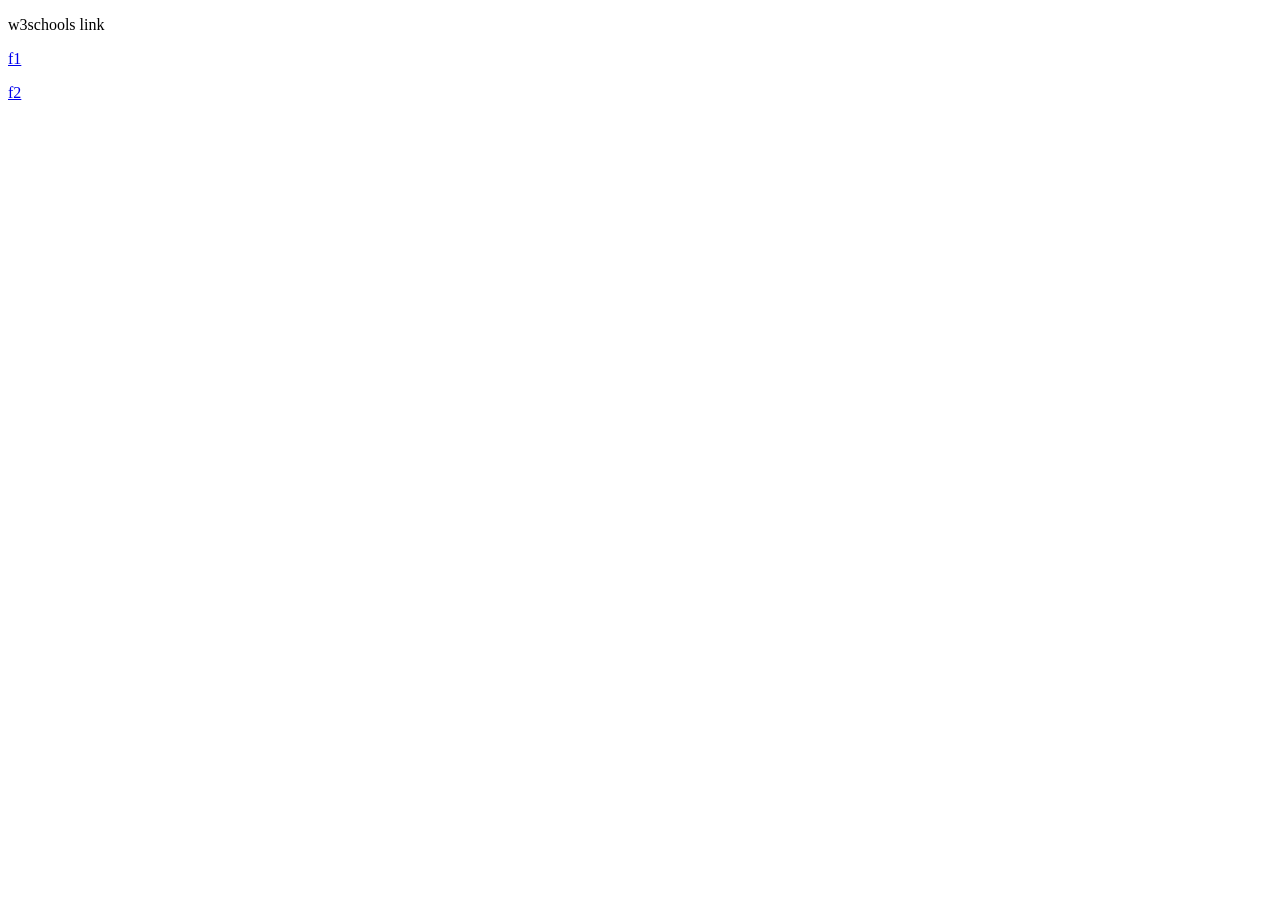
<file: s2026-10-29/hotel/index.html>
<!DOCTYPE html>
<html lang="en">

<head>
    <meta charset="UTF-8">
    <meta name="viewport" content="width=device-width, initial-scale=1.0">
    <title>Document</title>
</head>

<body>
    <P>
        <a hred="https://www.w3schools.com/html/html_links.asp">w3schools link</a>
    </P>
    <p>
        <a href="./f1.html">f1</a>
    </p>
    <p>
        <a href="./f2.html">f2</a>
    </p>
</body>

</html>
</file>
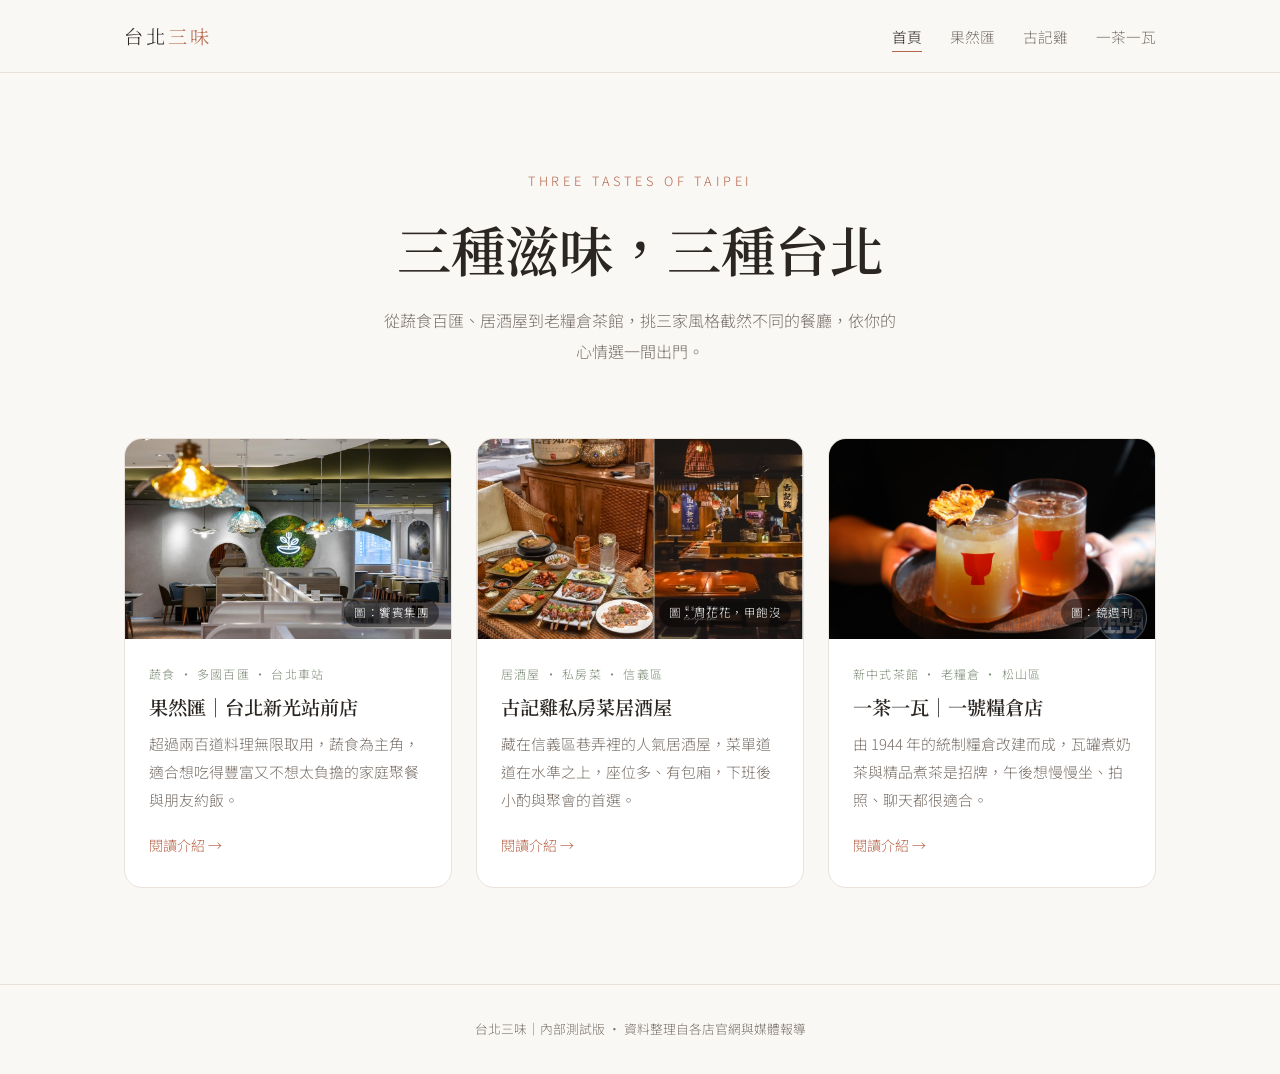
<file: s2026-10-29/taipei-food-guide/index.html>
<!DOCTYPE html>
<html lang="zh-Hant">
<head>
  <meta charset="UTF-8">
  <meta name="viewport" content="width=device-width, initial-scale=1.0">
  <title>台北三味｜精選美食</title>
  <link rel="preconnect" href="https://fonts.googleapis.com">
  <link rel="preconnect" href="https://fonts.gstatic.com" crossorigin>
  <link href="https://fonts.googleapis.com/css2?family=Noto+Sans+TC:wght@300;400;500&family=Noto+Serif+TC:wght@400;600&display=swap" rel="stylesheet">
  <style>
    :root {
      --bg: #faf8f5;
      --surface: #ffffff;
      --ink: #2b2622;
      --muted: #7a716a;
      --line: #e8e2db;
      --accent: #b5654a;
      --sage: #7d8c76;
      --radius: 18px;
    }

    * { box-sizing: border-box; margin: 0; padding: 0; }

    html { scroll-behavior: smooth; }

    body {
      font-family: "Noto Sans TC", system-ui, sans-serif;
      font-weight: 300;
      color: var(--ink);
      background: var(--bg);
      line-height: 1.9;
      -webkit-font-smoothing: antialiased;
    }

    h1, h2, h3 {
      font-family: "Noto Serif TC", serif;
      font-weight: 600;
      line-height: 1.35;
    }

    a { color: inherit; text-decoration: none; }

    /* ---------- Header / Nav ---------- */
    header {
      position: sticky;
      top: 0;
      z-index: 10;
      background: rgba(250, 248, 245, 0.9);
      backdrop-filter: blur(10px);
      border-bottom: 1px solid var(--line);
    }

    .nav-inner {
      max-width: 1080px;
      margin: 0 auto;
      padding: 18px 24px;
      display: flex;
      align-items: center;
      justify-content: space-between;
      gap: 16px;
      flex-wrap: wrap;
    }

    .logo {
      font-family: "Noto Serif TC", serif;
      font-size: 1.2rem;
      letter-spacing: 0.15em;
    }

    .logo span { color: var(--accent); }

    nav ul {
      list-style: none;
      display: flex;
      gap: 28px;
    }

    nav a {
      font-size: 0.92rem;
      color: var(--muted);
      padding-bottom: 4px;
      border-bottom: 1px solid transparent;
      transition: color .2s, border-color .2s;
    }

    nav a:hover { color: var(--ink); }

    nav a.on {
      color: var(--ink);
      border-bottom-color: var(--accent);
    }

    /* ---------- Pages ---------- */
    .page { animation: fade .5s ease; }
    

    @keyframes fade {
      from { opacity: 0; transform: translateY(8px); }
      to { opacity: 1; transform: none; }
    }

    .wrap {
      max-width: 1080px;
      margin: 0 auto;
      padding: 0 24px;
    }

    /* ---------- Photos (linked to source) ---------- */
    .photo {
      position: relative;
      display: block;
      height: 100%;
      min-height: 180px;
      border-radius: var(--radius);
      overflow: hidden;
      background: #e9e4dd;
    }

    .photo img {
      width: 100%;
      height: 100%;
      object-fit: cover;
      display: block;
      transition: transform .6s ease;
    }

    .photo:hover img { transform: scale(1.03); }

    .photo .src {
      position: absolute;
      right: 12px;
      bottom: 12px;
      font-size: 0.72rem;
      color: #fff;
      background: rgba(0, 0, 0, .45);
      padding: 3px 10px;
      border-radius: 999px;
      letter-spacing: 0.04em;
    }


    .photo .fallback {
      position: absolute;
      inset: 0;
      display: flex;
      align-items: center;
      justify-content: center;
      padding: 16px;
      text-align: center;
      font-size: 0.92rem;
      color: var(--muted);
      background: #ece6de;
    }

    .photo img { position: relative; z-index: 1; }

    .photo.broken img { display: none; }

    .photo .src { z-index: 2; }

    /* ---------- Home ---------- */
    .hero {
      padding: 96px 0 72px;
      text-align: center;
    }

    .eyebrow {
      font-size: 0.8rem;
      letter-spacing: 0.3em;
      color: var(--accent);
      margin-bottom: 18px;
    }

    .hero h1 {
      font-size: clamp(2.2rem, 5vw, 3.4rem);
      margin-bottom: 20px;
    }

    .hero p {
      color: var(--muted);
      max-width: 520px;
      margin: 0 auto;
    }

    .cards {
      display: grid;
      grid-template-columns: repeat(3, 1fr);
      gap: 24px;
      padding-bottom: 96px;
    }

    .card {
      background: var(--surface);
      border-radius: var(--radius);
      border: 1px solid var(--line);
      overflow: hidden;
      display: flex;
      flex-direction: column;
      transition: transform .3s, box-shadow .3s;
    }

    .card:hover {
      transform: translateY(-4px);
      box-shadow: 0 16px 40px rgba(43, 38, 34, .08);
    }

    .card .card-img {
      height: 200px;
      border-radius: 0;
      min-height: 0;
    }

    .card-body {
      padding: 24px 24px 28px;
      display: flex;
      flex-direction: column;
      flex: 1;
    }

    .tag {
      font-size: 0.75rem;
      letter-spacing: 0.1em;
      color: var(--sage);
      margin-bottom: 8px;
    }

    .card h3 { font-size: 1.2rem; margin-bottom: 10px; }

    .card p {
      color: var(--muted);
      font-size: 0.93rem;
      flex: 1;
    }

    .card .more {
      margin-top: 18px;
      font-size: 0.88rem;
      color: var(--accent);
    }


    /* ---------- Hover background (home) ---------- */
    #home { position: relative; }

    .home-bg {
      position: absolute;
      inset: 0;
      z-index: 0;
      pointer-events: none;
      overflow: hidden;
    }

    .home-bg .bg-layer {
      position: absolute;
      inset: 0;
      background-size: cover;
      background-position: center;
      opacity: 0;
      transition: opacity .7s ease;
    }

    .home-bg::after {
      content: "";
      position: absolute;
      inset: 0;
      background: linear-gradient(rgba(250, 248, 245, .88), rgba(250, 248, 245, .94));
    }

    .bg-fruitful {
      background-image: url("images/20251223130720-e2ab2dc2.jpg"),
        url("https://supertaste-images.tvbs.com.tw/api/v1/legacy/img/program/upload/2025/12/23/20251223130720-e2ab2dc2.jpg?w=1440&q=75");
    }
    .bg-gugigi {
      background-image: url("images/JAP_7941-4.jpg"),
        url("https://tenjo.tw/wp-content/uploads/JAP_7941-4.jpg");
    }
    .bg-ototo {
      background-image: url("images/e0d5f3f9-f898-4b6f-bb16-55dd6f4ec68b-w1600.jpg"),
        url("https://v3-statics.mirrormedia.mg/images/e0d5f3f9-f898-4b6f-bb16-55dd6f4ec68b-w1600.jpg");
    }

    #home[data-bg="fruitful"] .bg-fruitful,
    #home[data-bg="gugigi"] .bg-gugigi,
    #home[data-bg="ototo"] .bg-ototo { opacity: 1; }

    #home .wrap { position: relative; z-index: 1; }

    /* ---------- Detail pages ---------- */
    .detail-hero { padding: 72px 0 40px; }

    .detail-hero .tag { margin-bottom: 14px; }

    .detail-hero h1 {
      font-size: clamp(2rem, 4.5vw, 2.9rem);
      margin-bottom: 18px;
    }

    .lead {
      font-size: 1.05rem;
      color: var(--muted);
      max-width: 680px;
    }

    .gallery {
      display: grid;
      grid-template-columns: 1.4fr 1fr;
      grid-template-rows: 1fr 1fr;
      gap: 16px;
      height: 480px;
      margin-bottom: 64px;
    }

    .gallery .photo:first-child { grid-row: span 2; }

    .layout {
      display: grid;
      grid-template-columns: 1fr 300px;
      gap: 56px;
      padding-bottom: 96px;
      align-items: start;
    }

    .article h2 {
      font-size: 1.5rem;
      margin: 48px 0 16px;
    }

    .article h2:first-child { margin-top: 0; }

    .article p {
      margin-bottom: 18px;
      color: #4a433d;
    }

    .article .photo {
      margin: 36px 0;
      height: auto;
      aspect-ratio: 16 / 10;
    }

    .article .photo img { height: 100%; }

    .dish-list {
      margin: 24px 0;
      display: grid;
      gap: 14px;
    }

    .dish {
      background: var(--surface);
      border: 1px solid var(--line);
      border-radius: 14px;
      padding: 18px 22px;
    }

    .dish-head {
      display: flex;
      justify-content: space-between;
      align-items: baseline;
      gap: 12px;
      margin-bottom: 4px;
    }

    .dish-head strong { font-weight: 500; }

    .dish-head em {
      font-style: normal;
      font-size: 0.88rem;
      color: var(--accent);
      white-space: nowrap;
    }

    .dish p { font-size: 0.92rem; color: var(--muted); margin: 0; }

    .info {
      position: sticky;
      top: 100px;
      background: var(--surface);
      border: 1px solid var(--line);
      border-radius: var(--radius);
      padding: 28px 26px;
    }

    .info h3 {
      font-size: 1.05rem;
      margin-bottom: 18px;
      padding-bottom: 14px;
      border-bottom: 1px solid var(--line);
    }

    .info dl { display: grid; gap: 16px; }

    .info dt {
      font-size: 0.76rem;
      letter-spacing: 0.08em;
      color: var(--sage);
    }

    .info dd {
      font-size: 0.92rem;
      color: var(--ink);
    }

    .back {
      display: inline-block;
      margin: 0 0 40px;
      font-size: 0.9rem;
      color: var(--muted);
    }

    .back:hover { color: var(--accent); }

    .note {
      font-size: 0.78rem;
      color: var(--muted);
      margin-top: 18px;
    }

    .source-links {
      margin-top: 56px;
      padding-top: 24px;
      border-top: 1px solid var(--line);
      font-size: 0.85rem;
      color: var(--muted);
    }

    .source-links a {
      color: var(--accent);
      border-bottom: 1px solid transparent;
    }

    .source-links a:hover { border-bottom-color: var(--accent); }

    footer {
      border-top: 1px solid var(--line);
      padding: 32px 24px;
      text-align: center;
      font-size: 0.8rem;
      color: var(--muted);
    }

    /* ---------- Responsive ---------- */
    @media (max-width: 860px) {
      .cards { grid-template-columns: 1fr; }
      .layout { grid-template-columns: 1fr; gap: 40px; }
      .info { position: static; }
      .gallery { grid-template-columns: 1fr; grid-template-rows: auto; height: auto; }
      .gallery .photo:first-child { grid-row: auto; }
      .gallery .photo { height: 240px; }
    }

    @media (max-width: 560px) {
      nav ul { gap: 16px; }
      .hero { padding: 64px 0 48px; }
    }
  </style>
</head>
<body>

<header>
  <div class="nav-inner">
    <a class="logo" href="index.html">台北<span>三味</span></a>
    <nav>
      <ul>
        <li><a href="index.html" class="on">首頁</a></li>
        <li><a href="fruitful.html">果然匯</a></li>
        <li><a href="gugigi.html">古記雞</a></li>
        <li><a href="ototo.html">一茶一瓦</a></li>
      </ul>
    </nav>
  </div>
</header>

<main>
  <section class="page active" id="home">
    <div class="home-bg" aria-hidden="true"><div class="bg-layer bg-fruitful"></div><div class="bg-layer bg-gugigi"></div><div class="bg-layer bg-ototo"></div></div>
    <div class="wrap">
      <div class="hero">
        <div class="eyebrow">THREE TASTES OF TAIPEI</div>
        <h1>三種滋味，三種台北</h1>
        <p>從蔬食百匯、居酒屋到老糧倉茶館，挑三家風格截然不同的餐廳，依你的心情選一間出門。</p>
      </div>

      <div class="cards">
        <a class="card" href="fruitful.html" data-key="fruitful">
          <div class="photo card-img">
            <span class="fallback">果然匯台北新光站前店外觀</span><img src="images/20251223700858.jpg" data-remote="https://images.ctee.com.tw/newsphoto/2025-12-23/1024/20251223700858.jpg" alt="果然匯台北新光站前店外觀" onerror="if(this.dataset.remote&&this.src!==this.dataset.remote){this.src=this.dataset.remote}else{this.parentNode.classList.add('broken')}">
            <span class="src">圖：饗賓集團</span>
          </div>
          <div class="card-body">
            <div class="tag">蔬食 · 多國百匯 · 台北車站</div>
            <h3>果然匯｜台北新光站前店</h3>
            <p>超過兩百道料理無限取用，蔬食為主角，適合想吃得豐富又不想太負擔的家庭聚餐與朋友約飯。</p>
            <div class="more">閱讀介紹 →</div>
          </div>
        </a>

        <a class="card" href="gugigi.html" data-key="gugigi">
          <div class="photo card-img">
            <span class="fallback">古記雞私房菜居酒屋</span><img src="images/collage-2-7.jpg" data-remote="https://tenjo.tw/wp-content/uploads/collage-2-7.jpg" alt="古記雞私房菜居酒屋" onerror="if(this.dataset.remote&&this.src!==this.dataset.remote){this.src=this.dataset.remote}else{this.parentNode.classList.add('broken')}">
            <span class="src">圖：周花花，甲飽沒</span>
          </div>
          <div class="card-body">
            <div class="tag">居酒屋 · 私房菜 · 信義區</div>
            <h3>古記雞私房菜居酒屋</h3>
            <p>藏在信義區巷弄裡的人氣居酒屋，菜單道道在水準之上，座位多、有包廂，下班後小酌與聚會的首選。</p>
            <div class="more">閱讀介紹 →</div>
          </div>
        </a>

        <a class="card" href="ototo.html" data-key="ototo">
          <div class="photo card-img">
            <span class="fallback">一茶一瓦一號糧倉店</span><img src="images/e0d5f3f9-f898-4b6f-bb16-55dd6f4ec68b-w1600.jpg" data-remote="https://v3-statics.mirrormedia.mg/images/e0d5f3f9-f898-4b6f-bb16-55dd6f4ec68b-w1600.jpg" alt="一茶一瓦一號糧倉店" onerror="if(this.dataset.remote&&this.src!==this.dataset.remote){this.src=this.dataset.remote}else{this.parentNode.classList.add('broken')}">
            <span class="src">圖：鏡週刊</span>
          </div>
          <div class="card-body">
            <div class="tag">新中式茶館 · 老糧倉 · 松山區</div>
            <h3>一茶一瓦｜一號糧倉店</h3>
            <p>由 1944 年的統制糧倉改建而成，瓦罐煮奶茶與精品煮茶是招牌，午後想慢慢坐、拍照、聊天都很適合。</p>
            <div class="more">閱讀介紹 →</div>
          </div>
        </a>
      </div>
    </div>
  </section>
</main>

<footer>台北三味｜內部測試版 · 資料整理自各店官網與媒體報導</footer>

<script>
  const homeSection = document.getElementById('home');
  document.querySelectorAll('.card[data-key]').forEach(card => {
    card.addEventListener('mouseenter', () => { homeSection.dataset.bg = card.dataset.key; });
    card.addEventListener('mouseleave', () => { delete homeSection.dataset.bg; });
  });
</script>

</body>
</html>
</file>
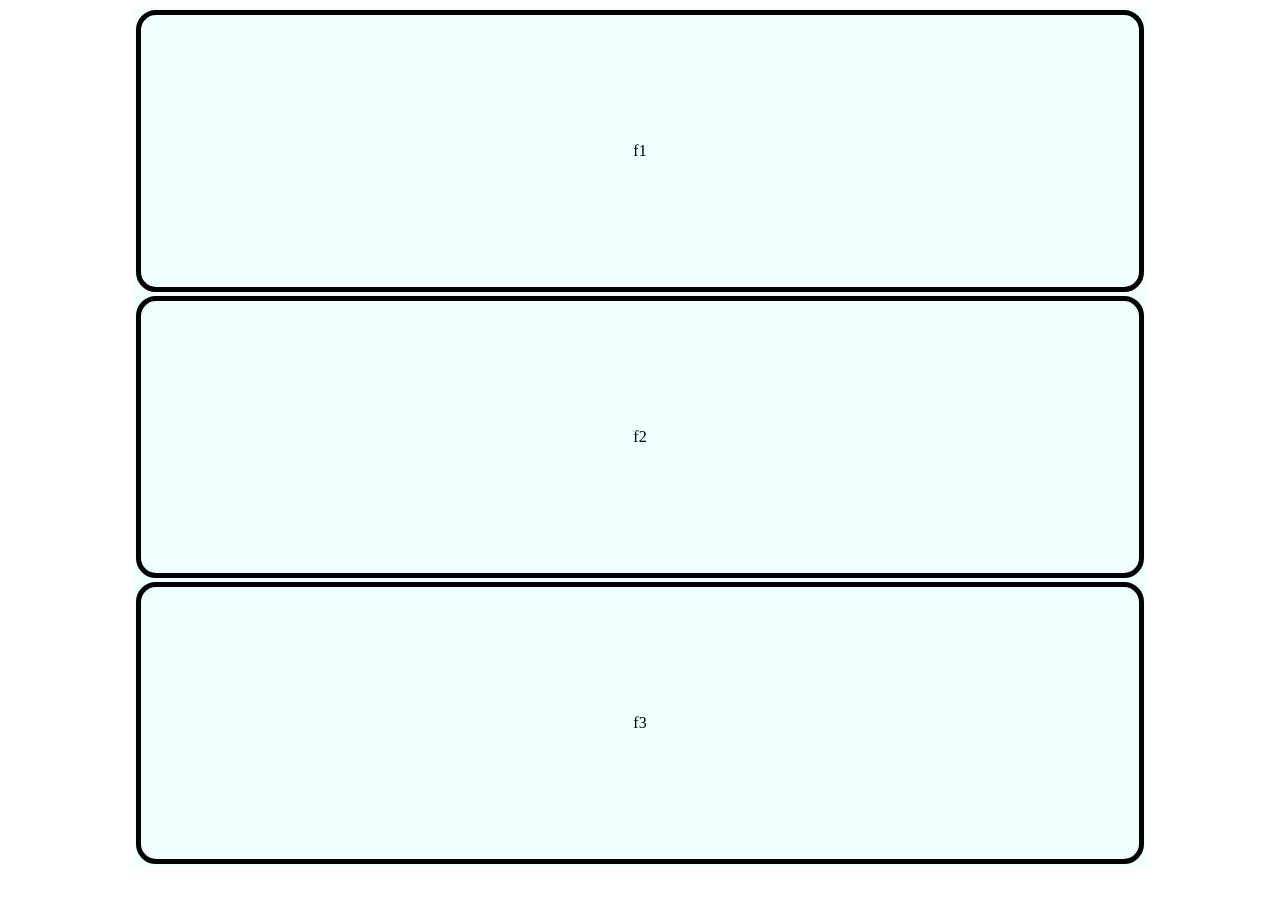
<file: s2026-10-29/hotel/s202610-29_02_hotel.html>
<!DOCTYPE html>
<html lang="en">

<head>
    <meta charset="UTF-8">
    <meta name="viewport" content="width=device-width, initial-scale=1.0">
    <title>Document</title>
</head>
<style>
    table {
        width: 80%;
        background-color: azure;
        margin: auto;
    }

    tr,
    td {
        border: 5px solid black;
        border-radius: 20px;
        vertical-align: middle;
    }

    td {
        height: 30vh;
        text-align: center;
    }
</style>

<body>
    <table>
        <tr>
            <td>
                f1
            </td>
        </tr>
    </table>
    <table>
        <tr>
            <td>
                f2
            </td>
        </tr>
    </table>
    <table>
        <tr>
            <td>
                f3
            </td>
        </tr>
    </table>
</body>

</html>
</file>
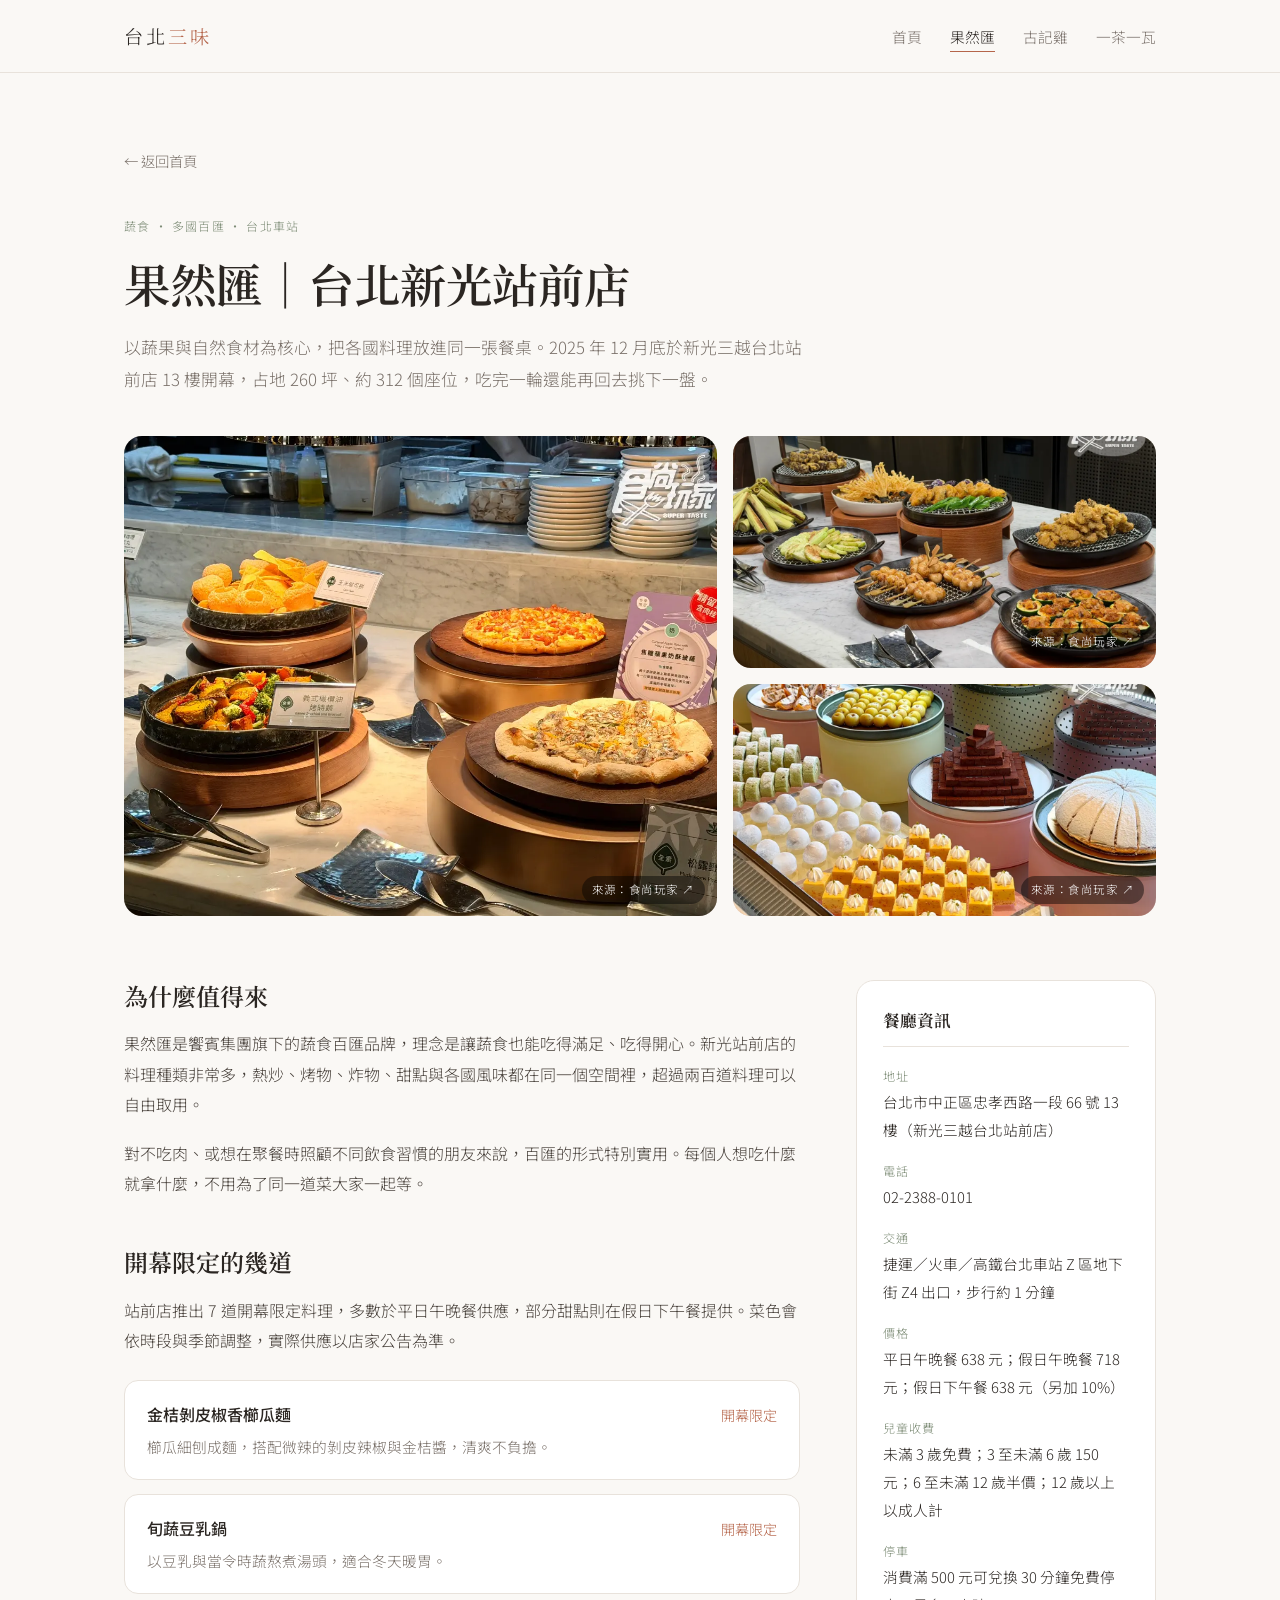
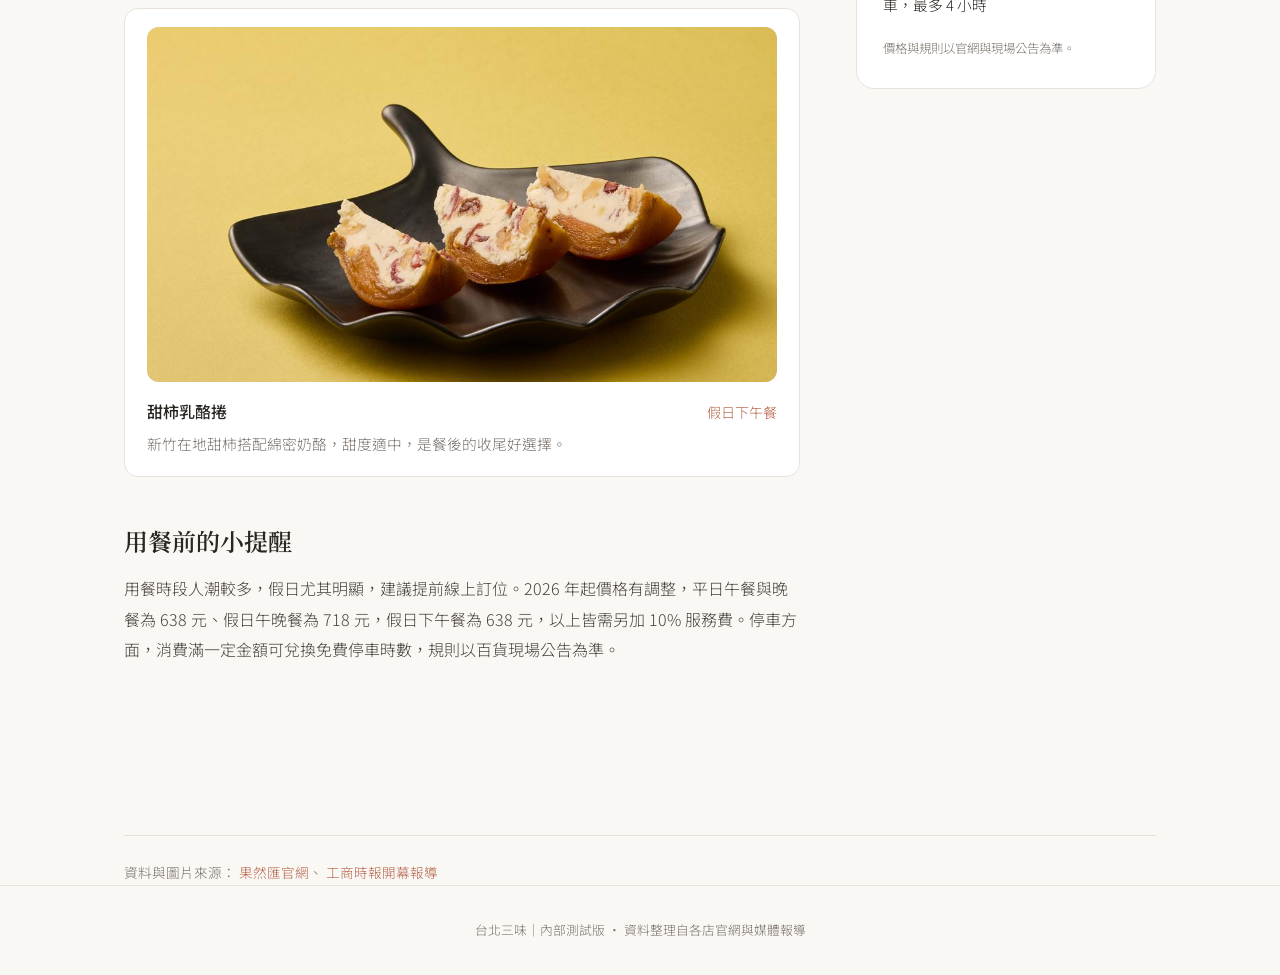
<file: s2026-10-29/taipei-food-guide/fruitful.html>
<!DOCTYPE html>
<html lang="zh-Hant">
<head>
  <meta charset="UTF-8">
  <meta name="viewport" content="width=device-width, initial-scale=1.0">
  <title>果然匯｜台北新光站前店 · 台北三味</title>
  <link rel="preconnect" href="https://fonts.googleapis.com">
  <link rel="preconnect" href="https://fonts.gstatic.com" crossorigin>
  <link href="https://fonts.googleapis.com/css2?family=Noto+Sans+TC:wght@300;400;500&family=Noto+Serif+TC:wght@400;600&display=swap" rel="stylesheet">
  <style>
    :root {
      --bg: #faf8f5;
      --surface: #ffffff;
      --ink: #2b2622;
      --muted: #7a716a;
      --line: #e8e2db;
      --accent: #b5654a;
      --sage: #7d8c76;
      --radius: 18px;
    }

    * { box-sizing: border-box; margin: 0; padding: 0; }

    html { scroll-behavior: smooth; }

    body {
      font-family: "Noto Sans TC", system-ui, sans-serif;
      font-weight: 300;
      color: var(--ink);
      background: var(--bg);
      line-height: 1.9;
      -webkit-font-smoothing: antialiased;
    }

    h1, h2, h3 {
      font-family: "Noto Serif TC", serif;
      font-weight: 600;
      line-height: 1.35;
    }

    a { color: inherit; text-decoration: none; }

    /* ---------- Header / Nav ---------- */
    header {
      position: sticky;
      top: 0;
      z-index: 10;
      background: rgba(250, 248, 245, 0.9);
      backdrop-filter: blur(10px);
      border-bottom: 1px solid var(--line);
    }

    .nav-inner {
      max-width: 1080px;
      margin: 0 auto;
      padding: 18px 24px;
      display: flex;
      align-items: center;
      justify-content: space-between;
      gap: 16px;
      flex-wrap: wrap;
    }

    .logo {
      font-family: "Noto Serif TC", serif;
      font-size: 1.2rem;
      letter-spacing: 0.15em;
    }

    .logo span { color: var(--accent); }

    nav ul {
      list-style: none;
      display: flex;
      gap: 28px;
    }

    nav a {
      font-size: 0.92rem;
      color: var(--muted);
      padding-bottom: 4px;
      border-bottom: 1px solid transparent;
      transition: color .2s, border-color .2s;
    }

    nav a:hover { color: var(--ink); }

    nav a.on {
      color: var(--ink);
      border-bottom-color: var(--accent);
    }

    /* ---------- Pages ---------- */
    .page { animation: fade .5s ease; }
    

    @keyframes fade {
      from { opacity: 0; transform: translateY(8px); }
      to { opacity: 1; transform: none; }
    }

    .wrap {
      max-width: 1080px;
      margin: 0 auto;
      padding: 0 24px;
    }

    /* ---------- Photos (linked to source) ---------- */
    .photo {
      position: relative;
      display: block;
      height: 100%;
      min-height: 180px;
      border-radius: var(--radius);
      overflow: hidden;
      background: #e9e4dd;
    }

    .photo img {
      width: 100%;
      height: 100%;
      object-fit: cover;
      display: block;
      transition: transform .6s ease;
    }

    .photo:hover img { transform: scale(1.03); }

    .photo .src {
      position: absolute;
      right: 12px;
      bottom: 12px;
      font-size: 0.72rem;
      color: #fff;
      background: rgba(0, 0, 0, .45);
      padding: 3px 10px;
      border-radius: 999px;
      letter-spacing: 0.04em;
    }


    .photo .fallback {
      position: absolute;
      inset: 0;
      display: flex;
      align-items: center;
      justify-content: center;
      padding: 16px;
      text-align: center;
      font-size: 0.92rem;
      color: var(--muted);
      background: #ece6de;
    }

    .photo img { position: relative; z-index: 1; }

    .photo.broken img { display: none; }

    .photo .src { z-index: 2; }

    /* ---------- Home ---------- */
    .hero {
      padding: 96px 0 72px;
      text-align: center;
    }

    .eyebrow {
      font-size: 0.8rem;
      letter-spacing: 0.3em;
      color: var(--accent);
      margin-bottom: 18px;
    }

    .hero h1 {
      font-size: clamp(2.2rem, 5vw, 3.4rem);
      margin-bottom: 20px;
    }

    .hero p {
      color: var(--muted);
      max-width: 520px;
      margin: 0 auto;
    }

    .cards {
      display: grid;
      grid-template-columns: repeat(3, 1fr);
      gap: 24px;
      padding-bottom: 96px;
    }

    .card {
      background: var(--surface);
      border-radius: var(--radius);
      border: 1px solid var(--line);
      overflow: hidden;
      display: flex;
      flex-direction: column;
      transition: transform .3s, box-shadow .3s;
    }

    .card:hover {
      transform: translateY(-4px);
      box-shadow: 0 16px 40px rgba(43, 38, 34, .08);
    }

    .card .card-img {
      height: 200px;
      border-radius: 0;
      min-height: 0;
    }

    .card-body {
      padding: 24px 24px 28px;
      display: flex;
      flex-direction: column;
      flex: 1;
    }

    .tag {
      font-size: 0.75rem;
      letter-spacing: 0.1em;
      color: var(--sage);
      margin-bottom: 8px;
    }

    .card h3 { font-size: 1.2rem; margin-bottom: 10px; }

    .card p {
      color: var(--muted);
      font-size: 0.93rem;
      flex: 1;
    }

    .card .more {
      margin-top: 18px;
      font-size: 0.88rem;
      color: var(--accent);
    }

    /* ---------- Detail pages ---------- */
    .detail-hero { padding: 72px 0 40px; }

    .detail-hero .tag { margin-bottom: 14px; }

    .detail-hero h1 {
      font-size: clamp(2rem, 4.5vw, 2.9rem);
      margin-bottom: 18px;
    }

    .lead {
      font-size: 1.05rem;
      color: var(--muted);
      max-width: 680px;
    }

    .gallery {
      display: grid;
      grid-template-columns: 1.4fr 1fr;
      grid-template-rows: 1fr 1fr;
      gap: 16px;
      height: 480px;
      margin-bottom: 64px;
    }

    .gallery .photo:first-child { grid-row: span 2; }

    .layout {
      display: grid;
      grid-template-columns: 1fr 300px;
      gap: 56px;
      padding-bottom: 96px;
      align-items: start;
    }

    .article h2 {
      font-size: 1.5rem;
      margin: 48px 0 16px;
    }

    .article h2:first-child { margin-top: 0; }

    .article p {
      margin-bottom: 18px;
      color: #4a433d;
    }

    .article .photo {
      margin: 36px 0;
      height: auto;
      aspect-ratio: 16 / 10;
    }

    .article .photo img { height: 100%; }

    .dish-list {
      margin: 24px 0;
      display: grid;
      gap: 14px;
    }

    .dish {
      background: var(--surface);
      border: 1px solid var(--line);
      border-radius: 14px;
      padding: 18px 22px;
    }

    .dish-head {
      display: flex;
      justify-content: space-between;
      align-items: baseline;
      gap: 12px;
      margin-bottom: 4px;
    }

    .dish-head strong { font-weight: 500; }

    .dish-head em {
      font-style: normal;
      font-size: 0.88rem;
      color: var(--accent);
      white-space: nowrap;
    }

    .dish p { font-size: 0.92rem; color: var(--muted); margin: 0; }

    .info {
      position: sticky;
      top: 100px;
      background: var(--surface);
      border: 1px solid var(--line);
      border-radius: var(--radius);
      padding: 28px 26px;
    }

    .info h3 {
      font-size: 1.05rem;
      margin-bottom: 18px;
      padding-bottom: 14px;
      border-bottom: 1px solid var(--line);
    }

    .info dl { display: grid; gap: 16px; }

    .info dt {
      font-size: 0.76rem;
      letter-spacing: 0.08em;
      color: var(--sage);
    }

    .info dd {
      font-size: 0.92rem;
      color: var(--ink);
    }

    .back {
      display: inline-block;
      margin: 0 0 40px;
      font-size: 0.9rem;
      color: var(--muted);
    }

    .back:hover { color: var(--accent); }

    .note {
      font-size: 0.78rem;
      color: var(--muted);
      margin-top: 18px;
    }

    .source-links {
      margin-top: 56px;
      padding-top: 24px;
      border-top: 1px solid var(--line);
      font-size: 0.85rem;
      color: var(--muted);
    }

    .source-links a {
      color: var(--accent);
      border-bottom: 1px solid transparent;
    }

    .source-links a:hover { border-bottom-color: var(--accent); }

    footer {
      border-top: 1px solid var(--line);
      padding: 32px 24px;
      text-align: center;
      font-size: 0.8rem;
      color: var(--muted);
    }

    /* ---------- Responsive ---------- */
    @media (max-width: 860px) {
      .cards { grid-template-columns: 1fr; }
      .layout { grid-template-columns: 1fr; gap: 40px; }
      .info { position: static; }
      .gallery { grid-template-columns: 1fr; grid-template-rows: auto; height: auto; }
      .gallery .photo:first-child { grid-row: auto; }
      .gallery .photo { height: 240px; }
    }

    @media (max-width: 560px) {
      nav ul { gap: 16px; }
      .hero { padding: 64px 0 48px; }
    }
  
    .dish-photo {
      position: relative;
      height: auto;
      min-height: 0;
      aspect-ratio: 16 / 9;
      margin: 0 0 14px;
      border-radius: 12px;
    }
    .article .dish .dish-photo { margin: 0 0 14px; aspect-ratio: 16 / 9; }

    .drink-grid {
      display: grid;
      grid-template-columns: repeat(auto-fit, minmax(170px, 1fr));
      gap: 14px;
      margin: 28px 0 36px;
    }
    .drink-grid figure { margin: 0; }
    .drink-grid .photo { height: auto; min-height: 0; aspect-ratio: 4 / 3; margin: 0; }
    .drink-grid figcaption {
      margin-top: 8px;
      font-size: 0.86rem;
      color: var(--muted);
      text-align: center;
    }
  </style>
</head>
<body>

<header>
  <div class="nav-inner">
    <a class="logo" href="index.html">台北<span>三味</span></a>
    <nav>
      <ul>
        <li><a href="index.html">首頁</a></li>
        <li><a href="fruitful.html" class="on">果然匯</a></li>
        <li><a href="gugigi.html">古記雞</a></li>
        <li><a href="ototo.html">一茶一瓦</a></li>
      </ul>
    </nav>
  </div>
</header>

<main>
  <section class="page active" id="fruitful">
    <div class="wrap">
      <div class="detail-hero">
        <a class="back" href="index.html">← 返回首頁</a>
        <div class="tag">蔬食 · 多國百匯 · 台北車站</div>
        <h1>果然匯｜台北新光站前店</h1>
        <p class="lead">以蔬果與自然食材為核心，把各國料理放進同一張餐桌。2025 年 12 月底於新光三越台北站前店 13 樓開幕，占地 260 坪、約 312 個座位，吃完一輪還能再回去挑下一盤。</p>
      </div>

      <div class="gallery">
        <a class="photo" href="https://supertaste.tvbs.com.tw/food/357821" target="_blank" rel="noopener"><span class="fallback">果然匯自助吧，壽司、披薩、炸物等料理</span><img src="images/20251223130720-e2ab2dc2.jpg" data-remote="https://supertaste-images.tvbs.com.tw/api/v1/legacy/img/program/upload/2025/12/23/20251223130720-e2ab2dc2.jpg?w=1440&q=75" alt="果然匯自助吧，壽司、披薩、炸物等料理" onerror="if(this.dataset.remote&&this.src!==this.dataset.remote){this.src=this.dataset.remote}else{this.parentNode.classList.add('broken')}"><span class="src">來源：食尚玩家 ↗</span></a>
        <a class="photo" href="https://supertaste.tvbs.com.tw/food/357821" target="_blank" rel="noopener"><span class="fallback">果然匯熱炒、烤物與炸物區</span><img src="images/20251223130713-f37d0d91.jpg" data-remote="https://supertaste-images.tvbs.com.tw/api/v1/legacy/img/program/upload/2025/12/23/20251223130713-f37d0d91.jpg?w=1440&q=75" alt="果然匯熱炒、烤物與炸物區" onerror="if(this.dataset.remote&&this.src!==this.dataset.remote){this.src=this.dataset.remote}else{this.parentNode.classList.add('broken')}"><span class="src">來源：食尚玩家 ↗</span></a>
        <a class="photo" href="https://supertaste.tvbs.com.tw/food/357821" target="_blank" rel="noopener"><span class="fallback">果然匯甜點區，蛋糕與巧克力</span><img src="images/20251223130715-8183ffa0.jpg" data-remote="https://supertaste-images.tvbs.com.tw/api/v1/legacy/img/program/upload/2025/12/23/20251223130715-8183ffa0.jpg?w=1440&q=75" alt="果然匯甜點區，蛋糕與巧克力" onerror="if(this.dataset.remote&&this.src!==this.dataset.remote){this.src=this.dataset.remote}else{this.parentNode.classList.add('broken')}"><span class="src">來源：食尚玩家 ↗</span></a>
      </div>

      <div class="layout">
        <article class="article">
          <h2>為什麼值得來</h2>
          <p>果然匯是饗賓集團旗下的蔬食百匯品牌，理念是讓蔬食也能吃得滿足、吃得開心。新光站前店的料理種類非常多，熱炒、烤物、炸物、甜點與各國風味都在同一個空間裡，超過兩百道料理可以自由取用。</p>
          <p>對不吃肉、或想在聚餐時照顧不同飲食習慣的朋友來說，百匯的形式特別實用。每個人想吃什麼就拿什麼，不用為了同一道菜大家一起等。</p>

          <h2>開幕限定的幾道</h2>
          <p>站前店推出 7 道開幕限定料理，多數於平日午晚餐供應，部分甜點則在假日下午餐提供。菜色會依時段與季節調整，實際供應以店家公告為準。</p>
          <div class="dish-list">
            <div class="dish">
              <div class="dish-head"><strong>金桔剝皮椒香櫛瓜麵</strong><em>開幕限定</em></div>
              <p>櫛瓜細刨成麵，搭配微辣的剝皮辣椒與金桔醬，清爽不負擔。</p>
            </div>
            <div class="dish">
              <div class="dish-head"><strong>旬蔬豆乳鍋</strong><em>開幕限定</em></div>
              <p>以豆乳與當令時蔬熬煮湯頭，適合冬天暖胃。</p>
            </div>
            <div class="dish">
              <div class="photo dish-photo"><span class="fallback">甜柿乳酪捲</span><img src="images/20251223700865.jpg" data-remote="https://images.ctee.com.tw/newsphoto/2025-12-23/1024/20251223700865.jpg" alt="甜柿乳酪捲" onerror="if(this.dataset.remote&&this.src!==this.dataset.remote){this.src=this.dataset.remote}else{this.parentNode.classList.add('broken')}"></div>
              <div class="dish-head"><strong>甜柿乳酪捲</strong><em>假日下午餐</em></div>
              <p>新竹在地甜柿搭配綿密奶酪，甜度適中，是餐後的收尾好選擇。</p>
            </div>
          </div>

          <h2>用餐前的小提醒</h2>
          <p>用餐時段人潮較多，假日尤其明顯，建議提前線上訂位。2026 年起價格有調整，平日午餐與晚餐為 638 元、假日午晚餐為 718 元，假日下午餐為 638 元，以上皆需另加 10% 服務費。停車方面，消費滿一定金額可兌換免費停車時數，規則以百貨現場公告為準。</p>
        </article>

        <aside class="info">
          <h3>餐廳資訊</h3>
          <dl>
            <div><dt>地址</dt><dd>台北市中正區忠孝西路一段 66 號 13 樓（新光三越台北站前店）</dd></div>
            <div><dt>電話</dt><dd>02-2388-0101</dd></div>
            <div><dt>交通</dt><dd>捷運／火車／高鐵台北車站 Z 區地下街 Z4 出口，步行約 1 分鐘</dd></div>
            <div><dt>價格</dt><dd>平日午晚餐 638 元；假日午晚餐 718 元；假日下午餐 638 元（另加 10%）</dd></div>
            <div><dt>兒童收費</dt><dd>未滿 3 歲免費；3 至未滿 6 歲 150 元；6 至未滿 12 歲半價；12 歲以上以成人計</dd></div>
            <div><dt>停車</dt><dd>消費滿 500 元可兌換 30 分鐘免費停車，最多 4 小時</dd></div>
          </dl>
          <p class="note">價格與規則以官網與現場公告為準。</p>
        </aside>
      </div>

      <div class="source-links">
        資料與圖片來源：
        <a href="https://www.fruitfulfood.com.tw/zh-TW/store/TaipeiStation" target="_blank" rel="noopener">果然匯官網</a>、
        <a href="https://www.ctee.com.tw/news/20251223700856-430901" target="_blank" rel="noopener">工商時報開幕報導</a>
      </div>
    </div>
  </section>
</main>

<footer>台北三味｜內部測試版 · 資料整理自各店官網與媒體報導</footer>

</body>
</html>
</file>
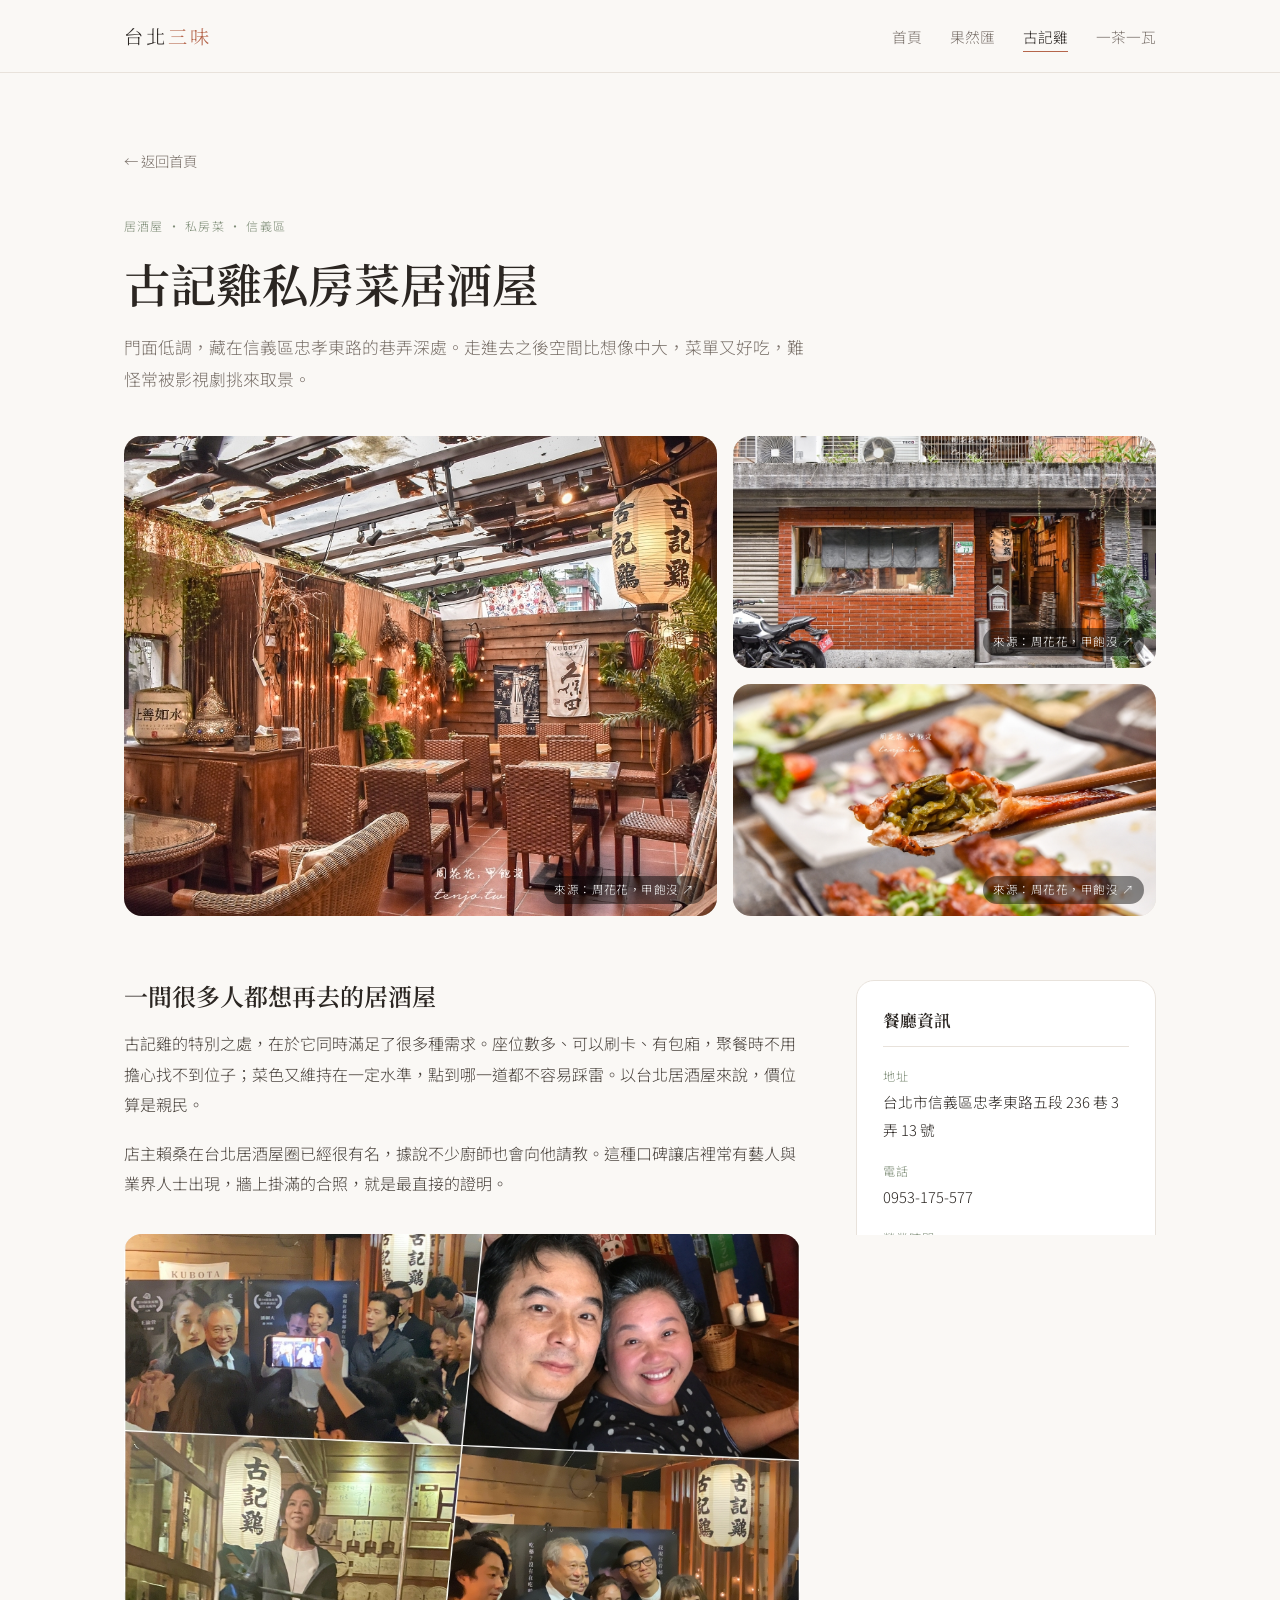
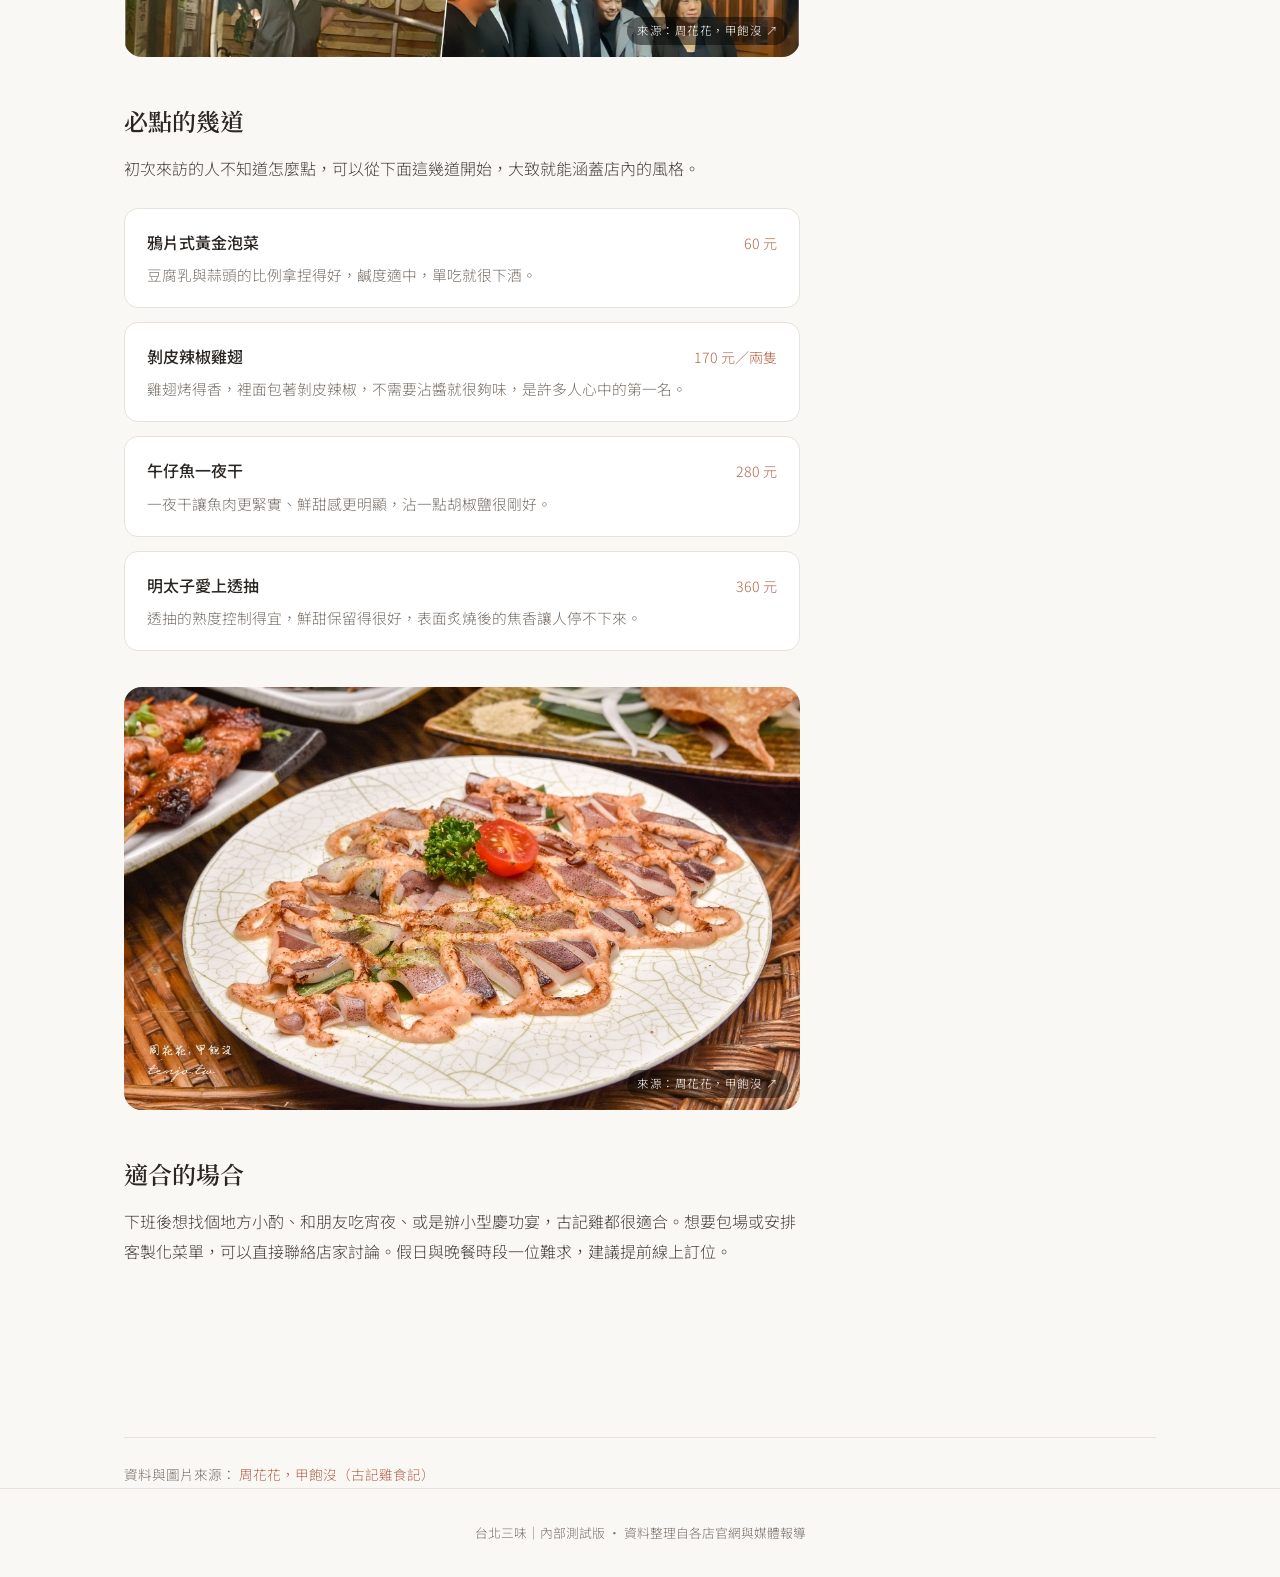
<file: s2026-10-29/taipei-food-guide/gugigi.html>
<!DOCTYPE html>
<html lang="zh-Hant">
<head>
  <meta charset="UTF-8">
  <meta name="viewport" content="width=device-width, initial-scale=1.0">
  <title>古記雞私房菜居酒屋 · 台北三味</title>
  <link rel="preconnect" href="https://fonts.googleapis.com">
  <link rel="preconnect" href="https://fonts.gstatic.com" crossorigin>
  <link href="https://fonts.googleapis.com/css2?family=Noto+Sans+TC:wght@300;400;500&family=Noto+Serif+TC:wght@400;600&display=swap" rel="stylesheet">
  <style>
    :root {
      --bg: #faf8f5;
      --surface: #ffffff;
      --ink: #2b2622;
      --muted: #7a716a;
      --line: #e8e2db;
      --accent: #b5654a;
      --sage: #7d8c76;
      --radius: 18px;
    }

    * { box-sizing: border-box; margin: 0; padding: 0; }

    html { scroll-behavior: smooth; }

    body {
      font-family: "Noto Sans TC", system-ui, sans-serif;
      font-weight: 300;
      color: var(--ink);
      background: var(--bg);
      line-height: 1.9;
      -webkit-font-smoothing: antialiased;
    }

    h1, h2, h3 {
      font-family: "Noto Serif TC", serif;
      font-weight: 600;
      line-height: 1.35;
    }

    a { color: inherit; text-decoration: none; }

    /* ---------- Header / Nav ---------- */
    header {
      position: sticky;
      top: 0;
      z-index: 10;
      background: rgba(250, 248, 245, 0.9);
      backdrop-filter: blur(10px);
      border-bottom: 1px solid var(--line);
    }

    .nav-inner {
      max-width: 1080px;
      margin: 0 auto;
      padding: 18px 24px;
      display: flex;
      align-items: center;
      justify-content: space-between;
      gap: 16px;
      flex-wrap: wrap;
    }

    .logo {
      font-family: "Noto Serif TC", serif;
      font-size: 1.2rem;
      letter-spacing: 0.15em;
    }

    .logo span { color: var(--accent); }

    nav ul {
      list-style: none;
      display: flex;
      gap: 28px;
    }

    nav a {
      font-size: 0.92rem;
      color: var(--muted);
      padding-bottom: 4px;
      border-bottom: 1px solid transparent;
      transition: color .2s, border-color .2s;
    }

    nav a:hover { color: var(--ink); }

    nav a.on {
      color: var(--ink);
      border-bottom-color: var(--accent);
    }

    /* ---------- Pages ---------- */
    .page { animation: fade .5s ease; }
    

    @keyframes fade {
      from { opacity: 0; transform: translateY(8px); }
      to { opacity: 1; transform: none; }
    }

    .wrap {
      max-width: 1080px;
      margin: 0 auto;
      padding: 0 24px;
    }

    /* ---------- Photos (linked to source) ---------- */
    .photo {
      position: relative;
      display: block;
      height: 100%;
      min-height: 180px;
      border-radius: var(--radius);
      overflow: hidden;
      background: #e9e4dd;
    }

    .photo img {
      width: 100%;
      height: 100%;
      object-fit: cover;
      display: block;
      transition: transform .6s ease;
    }

    .photo:hover img { transform: scale(1.03); }

    .photo .src {
      position: absolute;
      right: 12px;
      bottom: 12px;
      font-size: 0.72rem;
      color: #fff;
      background: rgba(0, 0, 0, .45);
      padding: 3px 10px;
      border-radius: 999px;
      letter-spacing: 0.04em;
    }


    .photo .fallback {
      position: absolute;
      inset: 0;
      display: flex;
      align-items: center;
      justify-content: center;
      padding: 16px;
      text-align: center;
      font-size: 0.92rem;
      color: var(--muted);
      background: #ece6de;
    }

    .photo img { position: relative; z-index: 1; }

    .photo.broken img { display: none; }

    .photo .src { z-index: 2; }

    /* ---------- Home ---------- */
    .hero {
      padding: 96px 0 72px;
      text-align: center;
    }

    .eyebrow {
      font-size: 0.8rem;
      letter-spacing: 0.3em;
      color: var(--accent);
      margin-bottom: 18px;
    }

    .hero h1 {
      font-size: clamp(2.2rem, 5vw, 3.4rem);
      margin-bottom: 20px;
    }

    .hero p {
      color: var(--muted);
      max-width: 520px;
      margin: 0 auto;
    }

    .cards {
      display: grid;
      grid-template-columns: repeat(3, 1fr);
      gap: 24px;
      padding-bottom: 96px;
    }

    .card {
      background: var(--surface);
      border-radius: var(--radius);
      border: 1px solid var(--line);
      overflow: hidden;
      display: flex;
      flex-direction: column;
      transition: transform .3s, box-shadow .3s;
    }

    .card:hover {
      transform: translateY(-4px);
      box-shadow: 0 16px 40px rgba(43, 38, 34, .08);
    }

    .card .card-img {
      height: 200px;
      border-radius: 0;
      min-height: 0;
    }

    .card-body {
      padding: 24px 24px 28px;
      display: flex;
      flex-direction: column;
      flex: 1;
    }

    .tag {
      font-size: 0.75rem;
      letter-spacing: 0.1em;
      color: var(--sage);
      margin-bottom: 8px;
    }

    .card h3 { font-size: 1.2rem; margin-bottom: 10px; }

    .card p {
      color: var(--muted);
      font-size: 0.93rem;
      flex: 1;
    }

    .card .more {
      margin-top: 18px;
      font-size: 0.88rem;
      color: var(--accent);
    }

    /* ---------- Detail pages ---------- */
    .detail-hero { padding: 72px 0 40px; }

    .detail-hero .tag { margin-bottom: 14px; }

    .detail-hero h1 {
      font-size: clamp(2rem, 4.5vw, 2.9rem);
      margin-bottom: 18px;
    }

    .lead {
      font-size: 1.05rem;
      color: var(--muted);
      max-width: 680px;
    }

    .gallery {
      display: grid;
      grid-template-columns: 1.4fr 1fr;
      grid-template-rows: 1fr 1fr;
      gap: 16px;
      height: 480px;
      margin-bottom: 64px;
    }

    .gallery .photo:first-child { grid-row: span 2; }

    .layout {
      display: grid;
      grid-template-columns: 1fr 300px;
      gap: 56px;
      padding-bottom: 96px;
      align-items: start;
    }

    .article h2 {
      font-size: 1.5rem;
      margin: 48px 0 16px;
    }

    .article h2:first-child { margin-top: 0; }

    .article p {
      margin-bottom: 18px;
      color: #4a433d;
    }

    .article .photo {
      margin: 36px 0;
      height: auto;
      aspect-ratio: 16 / 10;
    }

    .article .photo img { height: 100%; }

    .dish-list {
      margin: 24px 0;
      display: grid;
      gap: 14px;
    }

    .dish {
      background: var(--surface);
      border: 1px solid var(--line);
      border-radius: 14px;
      padding: 18px 22px;
    }

    .dish-head {
      display: flex;
      justify-content: space-between;
      align-items: baseline;
      gap: 12px;
      margin-bottom: 4px;
    }

    .dish-head strong { font-weight: 500; }

    .dish-head em {
      font-style: normal;
      font-size: 0.88rem;
      color: var(--accent);
      white-space: nowrap;
    }

    .dish p { font-size: 0.92rem; color: var(--muted); margin: 0; }

    .info {
      position: sticky;
      top: 100px;
      background: var(--surface);
      border: 1px solid var(--line);
      border-radius: var(--radius);
      padding: 28px 26px;
    }

    .info h3 {
      font-size: 1.05rem;
      margin-bottom: 18px;
      padding-bottom: 14px;
      border-bottom: 1px solid var(--line);
    }

    .info dl { display: grid; gap: 16px; }

    .info dt {
      font-size: 0.76rem;
      letter-spacing: 0.08em;
      color: var(--sage);
    }

    .info dd {
      font-size: 0.92rem;
      color: var(--ink);
    }

    .back {
      display: inline-block;
      margin: 0 0 40px;
      font-size: 0.9rem;
      color: var(--muted);
    }

    .back:hover { color: var(--accent); }

    .note {
      font-size: 0.78rem;
      color: var(--muted);
      margin-top: 18px;
    }

    .source-links {
      margin-top: 56px;
      padding-top: 24px;
      border-top: 1px solid var(--line);
      font-size: 0.85rem;
      color: var(--muted);
    }

    .source-links a {
      color: var(--accent);
      border-bottom: 1px solid transparent;
    }

    .source-links a:hover { border-bottom-color: var(--accent); }

    footer {
      border-top: 1px solid var(--line);
      padding: 32px 24px;
      text-align: center;
      font-size: 0.8rem;
      color: var(--muted);
    }

    /* ---------- Responsive ---------- */
    @media (max-width: 860px) {
      .cards { grid-template-columns: 1fr; }
      .layout { grid-template-columns: 1fr; gap: 40px; }
      .info { position: static; }
      .gallery { grid-template-columns: 1fr; grid-template-rows: auto; height: auto; }
      .gallery .photo:first-child { grid-row: auto; }
      .gallery .photo { height: 240px; }
    }

    @media (max-width: 560px) {
      nav ul { gap: 16px; }
      .hero { padding: 64px 0 48px; }
    }
  </style>
</head>
<body>

<header>
  <div class="nav-inner">
    <a class="logo" href="index.html">台北<span>三味</span></a>
    <nav>
      <ul>
        <li><a href="index.html">首頁</a></li>
        <li><a href="fruitful.html">果然匯</a></li>
        <li><a href="gugigi.html" class="on">古記雞</a></li>
        <li><a href="ototo.html">一茶一瓦</a></li>
      </ul>
    </nav>
  </div>
</header>

<main>
  <section class="page active" id="gugigi">
    <div class="wrap">
      <div class="detail-hero">
        <a class="back" href="index.html">← 返回首頁</a>
        <div class="tag">居酒屋 · 私房菜 · 信義區</div>
        <h1>古記雞私房菜居酒屋</h1>
        <p class="lead">門面低調，藏在信義區忠孝東路的巷弄深處。走進去之後空間比想像中大，菜單又好吃，難怪常被影視劇挑來取景。</p>
      </div>

      <div class="gallery">
        <a class="photo" href="https://tenjo.tw/gugigi-xinyi/" target="_blank" rel="noopener">
          <span class="fallback">古記雞用餐空間</span><img src="images/JAP_7941-4.jpg" data-remote="https://tenjo.tw/wp-content/uploads/JAP_7941-4.jpg" alt="古記雞用餐空間" onerror="if(this.dataset.remote&&this.src!==this.dataset.remote){this.src=this.dataset.remote}else{this.parentNode.classList.add('broken')}">
          <span class="src">來源：周花花，甲飽沒 ↗</span>
        </a>
        <a class="photo" href="https://tenjo.tw/gugigi-xinyi/" target="_blank" rel="noopener">
          <span class="fallback">古記雞巷弄外觀</span><img src="images/JAP_7939.jpg" data-remote="https://tenjo.tw/wp-content/uploads/JAP_7939.jpg" alt="古記雞巷弄外觀" onerror="if(this.dataset.remote&&this.src!==this.dataset.remote){this.src=this.dataset.remote}else{this.parentNode.classList.add('broken')}">
          <span class="src">來源：周花花，甲飽沒 ↗</span>
        </a>
        <a class="photo" href="https://tenjo.tw/gugigi-xinyi/" target="_blank" rel="noopener">
          <span class="fallback">剝皮辣椒雞翅</span><img src="images/JAP_8096-2.jpg" data-remote="https://tenjo.tw/wp-content/uploads/JAP_8096-2.jpg" alt="剝皮辣椒雞翅" onerror="if(this.dataset.remote&&this.src!==this.dataset.remote){this.src=this.dataset.remote}else{this.parentNode.classList.add('broken')}">
          <span class="src">來源：周花花，甲飽沒 ↗</span>
        </a>
      </div>

      <div class="layout">
        <article class="article">
          <h2>一間很多人都想再去的居酒屋</h2>
          <p>古記雞的特別之處，在於它同時滿足了很多種需求。座位數多、可以刷卡、有包廂，聚餐時不用擔心找不到位子；菜色又維持在一定水準，點到哪一道都不容易踩雷。以台北居酒屋來說，價位算是親民。</p>
          <p>店主賴桑在台北居酒屋圈已經很有名，據說不少廚師也會向他請教。這種口碑讓店裡常有藝人與業界人士出現，牆上掛滿的合照，就是最直接的證明。</p>

          <a class="photo" href="https://tenjo.tw/gugigi-xinyi/" target="_blank" rel="noopener">
            <span class="fallback">古記雞牆面的合照</span><img src="images/collage-120.jpg" data-remote="https://tenjo.tw/wp-content/uploads/collage-120.jpg" alt="古記雞牆面的合照" onerror="if(this.dataset.remote&&this.src!==this.dataset.remote){this.src=this.dataset.remote}else{this.parentNode.classList.add('broken')}">
            <span class="src">來源：周花花，甲飽沒 ↗</span>
          </a>

          <h2>必點的幾道</h2>
          <p>初次來訪的人不知道怎麼點，可以從下面這幾道開始，大致就能涵蓋店內的風格。</p>
          <div class="dish-list">
            <div class="dish">
              <div class="dish-head"><strong>鴉片式黃金泡菜</strong><em>60 元</em></div>
              <p>豆腐乳與蒜頭的比例拿捏得好，鹹度適中，單吃就很下酒。</p>
            </div>
            <div class="dish">
              <div class="dish-head"><strong>剝皮辣椒雞翅</strong><em>170 元／兩隻</em></div>
              <p>雞翅烤得香，裡面包著剝皮辣椒，不需要沾醬就很夠味，是許多人心中的第一名。</p>
            </div>
            <div class="dish">
              <div class="dish-head"><strong>午仔魚一夜干</strong><em>280 元</em></div>
              <p>一夜干讓魚肉更緊實、鮮甜感更明顯，沾一點胡椒鹽很剛好。</p>
            </div>
            <div class="dish">
              <div class="dish-head"><strong>明太子愛上透抽</strong><em>360 元</em></div>
              <p>透抽的熟度控制得宜，鮮甜保留得很好，表面炙燒後的焦香讓人停不下來。</p>
            </div>
          </div>

          <a class="photo" href="https://tenjo.tw/gugigi-xinyi/" target="_blank" rel="noopener">
            <span class="fallback">明太子愛上透抽</span><img src="images/JAP_8002.jpg" data-remote="https://tenjo.tw/wp-content/uploads/JAP_8002.jpg" alt="明太子愛上透抽" onerror="if(this.dataset.remote&&this.src!==this.dataset.remote){this.src=this.dataset.remote}else{this.parentNode.classList.add('broken')}">
            <span class="src">來源：周花花，甲飽沒 ↗</span>
          </a>

          <h2>適合的場合</h2>
          <p>下班後想找個地方小酌、和朋友吃宵夜、或是辦小型慶功宴，古記雞都很適合。想要包場或安排客製化菜單，可以直接聯絡店家討論。假日與晚餐時段一位難求，建議提前線上訂位。</p>
        </article>

        <aside class="info">
          <h3>餐廳資訊</h3>
          <dl>
            <div><dt>地址</dt><dd>台北市信義區忠孝東路五段 236 巷 3 弄 13 號</dd></div>
            <div><dt>電話</dt><dd>0953-175-577</dd></div>
            <div><dt>營業時間</dt><dd>15:00 – 00:00</dd></div>
            <div><dt>交通</dt><dd>捷運永春站 2 號出口，步行約 300 公尺、4 分鐘</dd></div>
            <div><dt>服務</dt><dd>可刷卡、有包廂、可包場</dd></div>
          </dl>
          <p class="note">菜單價格參考自 2023 年的食記，現況請以店家公告為準。</p>
        </aside>
      </div>

      <div class="source-links">
        資料與圖片來源：
        <a href="https://tenjo.tw/gugigi-xinyi/" target="_blank" rel="noopener">周花花，甲飽沒（古記雞食記）</a>
      </div>
    </div>
  </section>
</main>

<footer>台北三味｜內部測試版 · 資料整理自各店官網與媒體報導</footer>

</body>
</html>
</file>
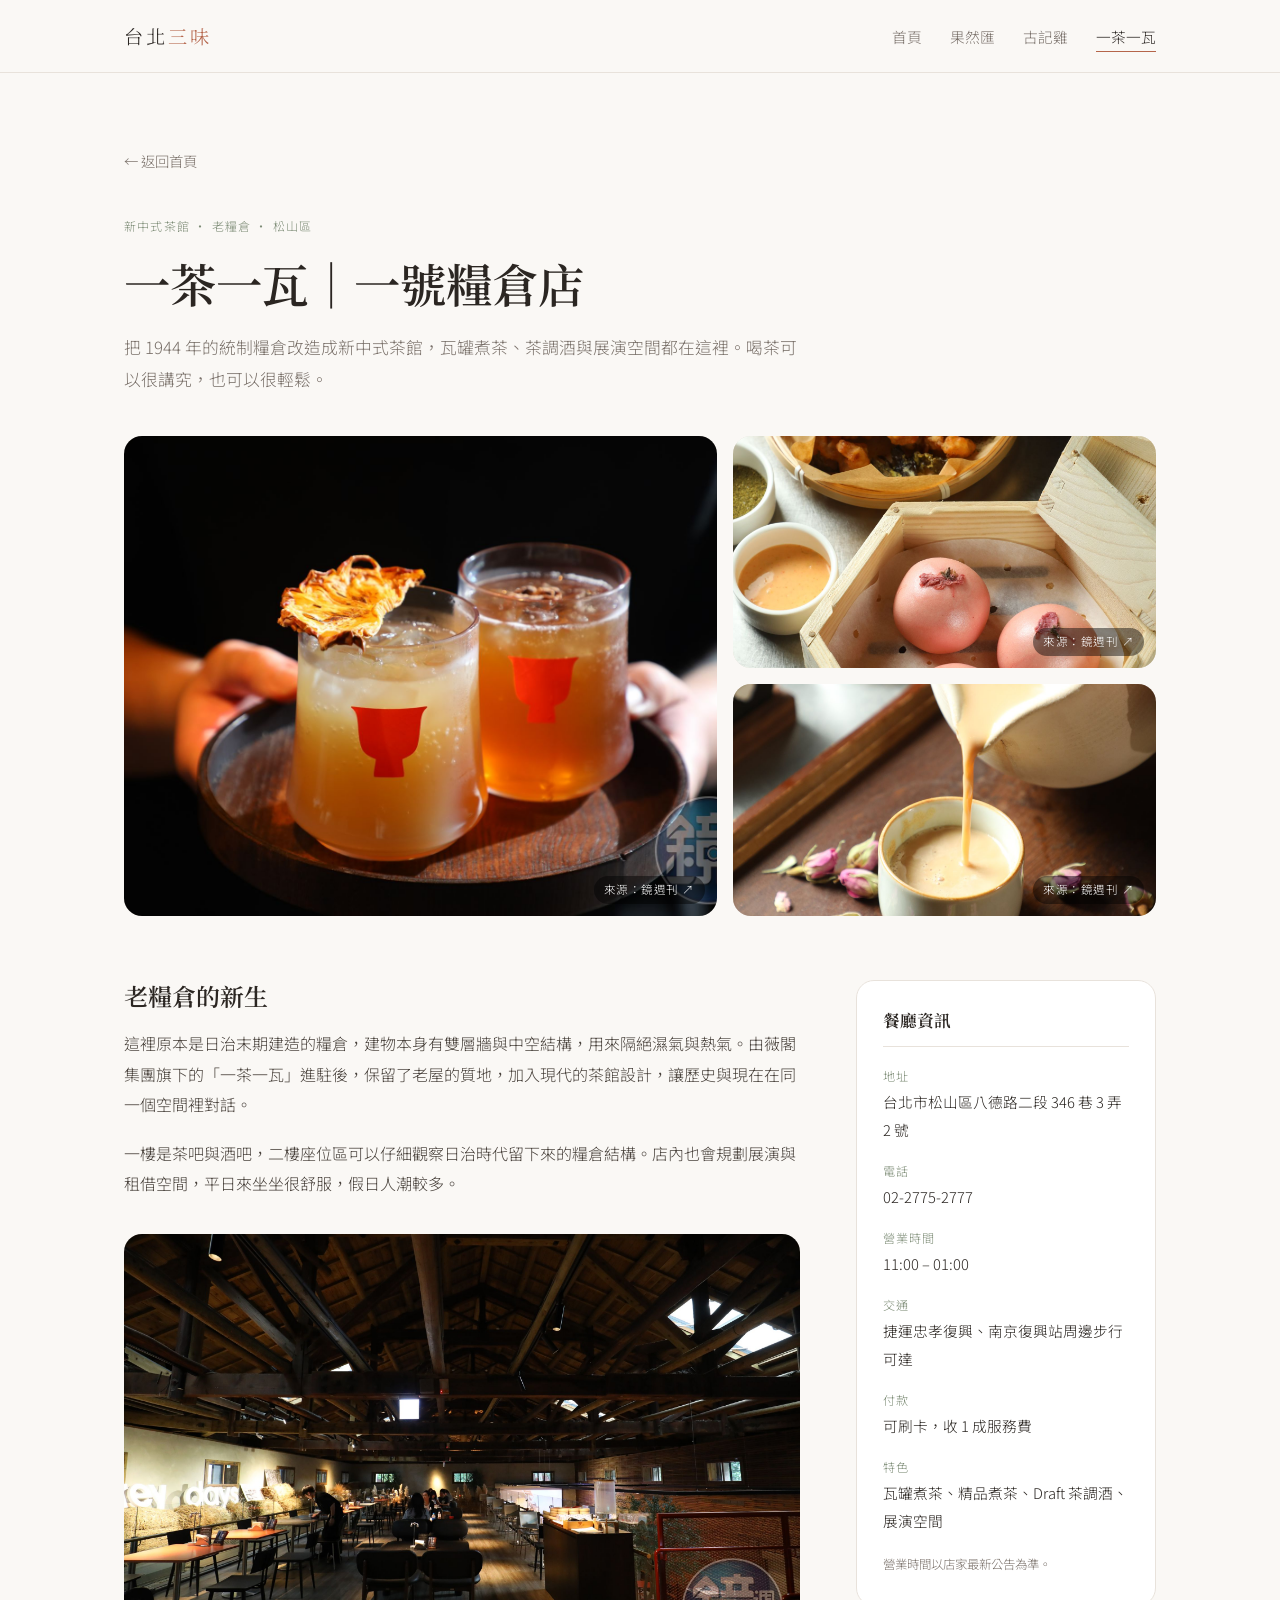
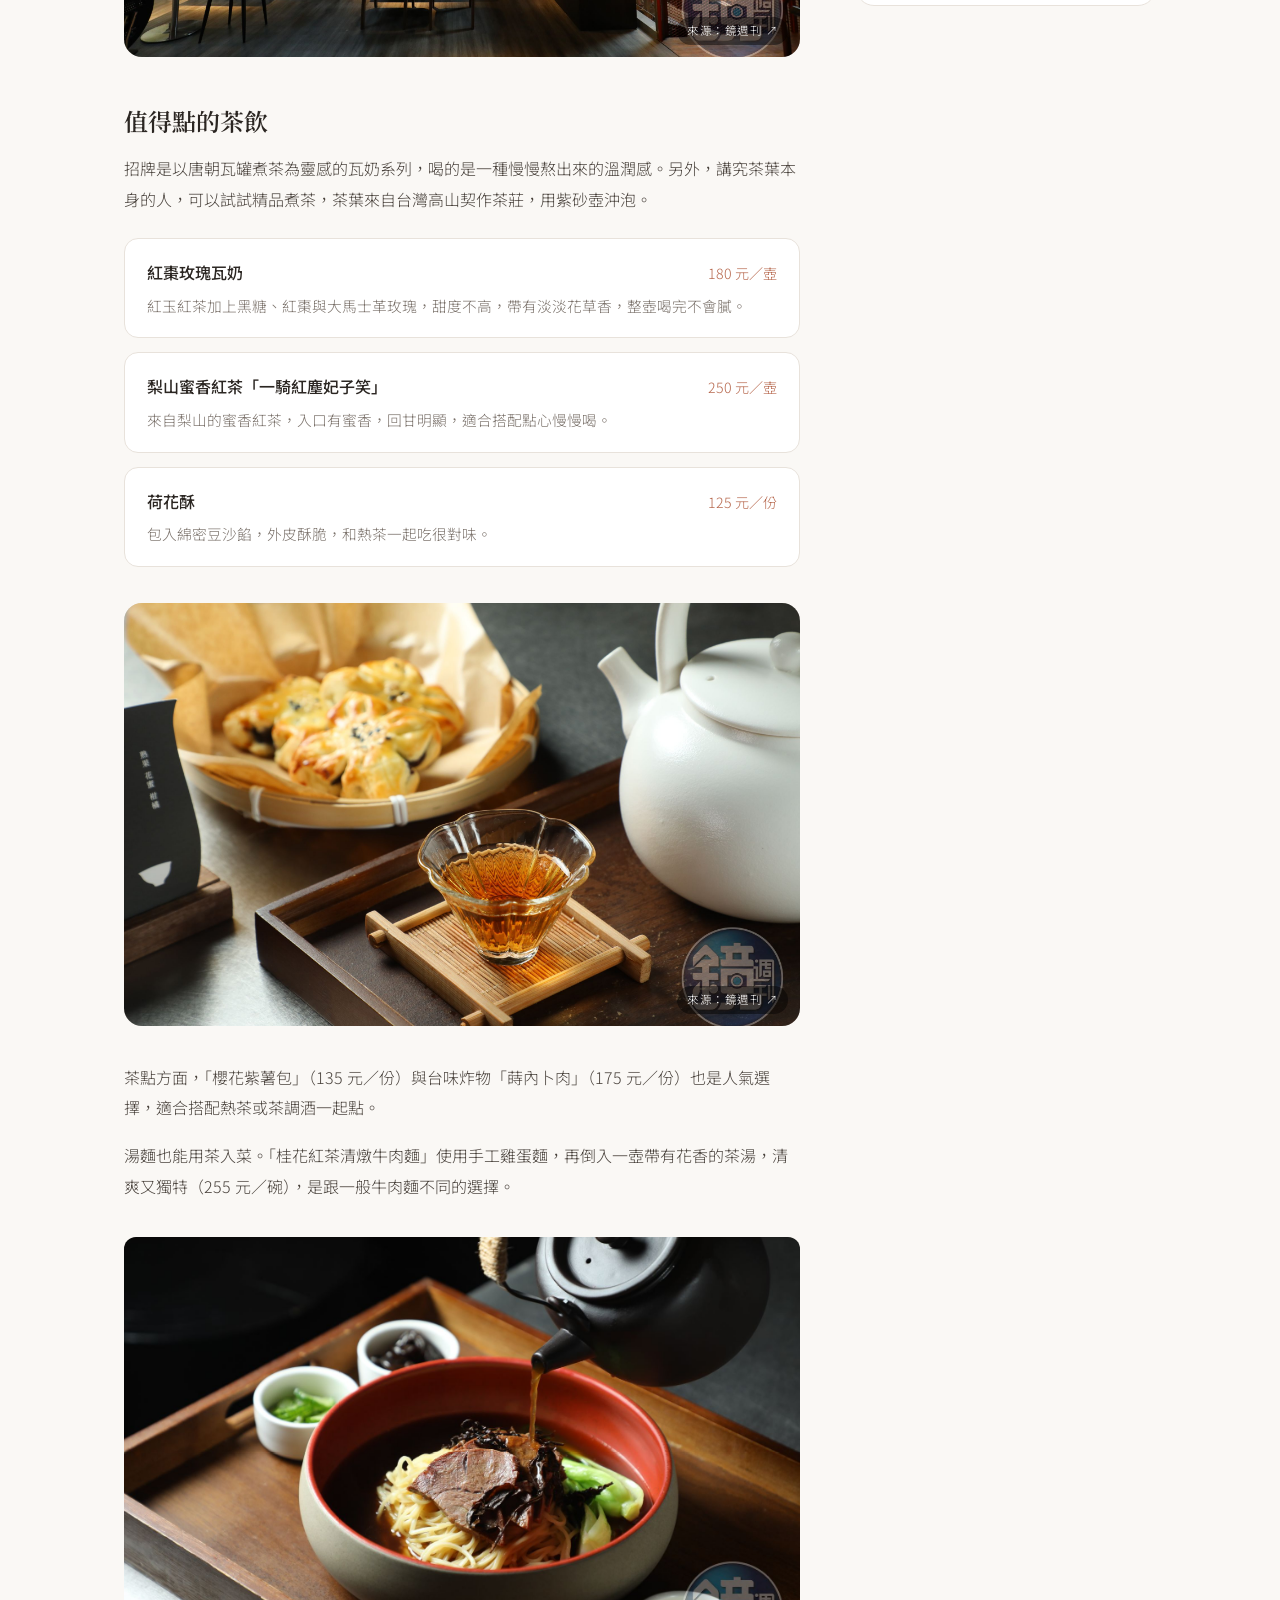
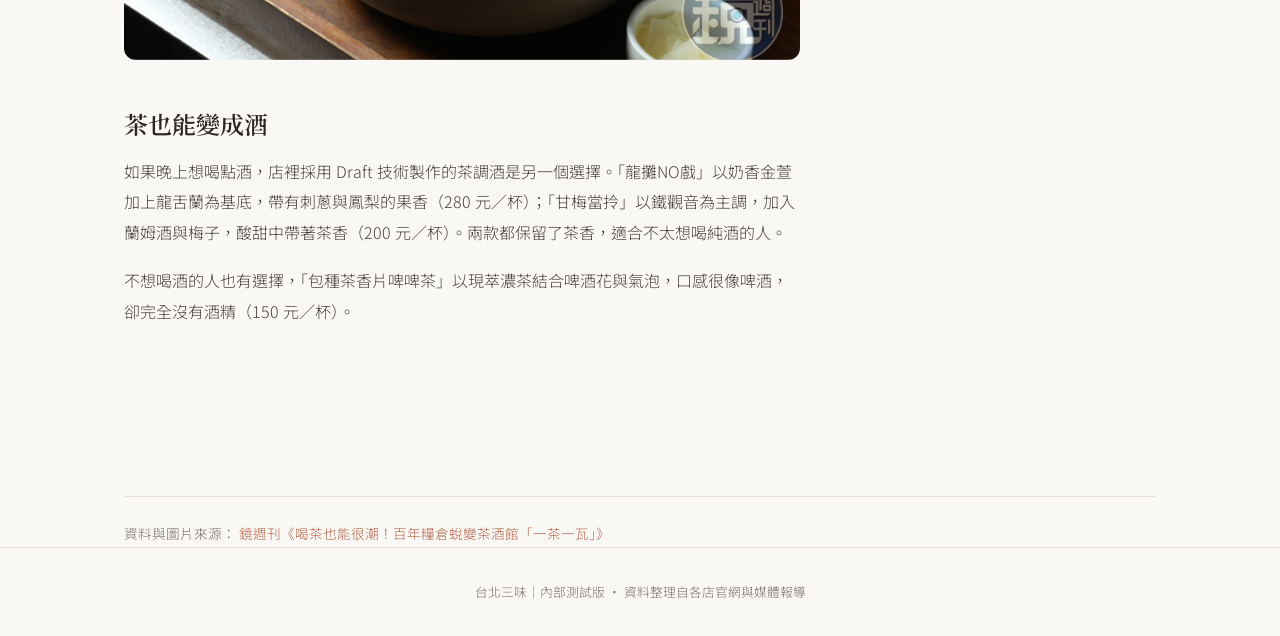
<file: s2026-10-29/taipei-food-guide/ototo.html>
<!DOCTYPE html>
<html lang="zh-Hant">

<head>
  <meta charset="UTF-8">
  <meta name="viewport" content="width=device-width, initial-scale=1.0">
  <title>一茶一瓦｜一號糧倉店 · 台北三味</title>
  <link rel="preconnect" href="https://fonts.googleapis.com">
  <link rel="preconnect" href="https://fonts.gstatic.com" crossorigin>
  <link
    href="https://fonts.googleapis.com/css2?family=Noto+Sans+TC:wght@300;400;500&family=Noto+Serif+TC:wght@400;600&display=swap"
    rel="stylesheet">
  <style>
    :root {
      --bg: #faf8f5;
      --surface: #ffffff;
      --ink: #2b2622;
      --muted: #7a716a;
      --line: #e8e2db;
      --accent: #b5654a;
      --sage: #7d8c76;
      --radius: 18px;
    }

    * {
      box-sizing: border-box;
      margin: 0;
      padding: 0;
    }

    html {
      scroll-behavior: smooth;
    }

    body {
      font-family: "Noto Sans TC", system-ui, sans-serif;
      font-weight: 300;
      color: var(--ink);
      background: var(--bg);
      line-height: 1.9;
      -webkit-font-smoothing: antialiased;
    }

    h1,
    h2,
    h3 {
      font-family: "Noto Serif TC", serif;
      font-weight: 600;
      line-height: 1.35;
    }

    a {
      color: inherit;
      text-decoration: none;
    }

    /* ---------- Header / Nav ---------- */
    header {
      position: sticky;
      top: 0;
      z-index: 10;
      background: rgba(250, 248, 245, 0.9);
      backdrop-filter: blur(10px);
      border-bottom: 1px solid var(--line);
    }

    .nav-inner {
      max-width: 1080px;
      margin: 0 auto;
      padding: 18px 24px;
      display: flex;
      align-items: center;
      justify-content: space-between;
      gap: 16px;
      flex-wrap: wrap;
    }

    .logo {
      font-family: "Noto Serif TC", serif;
      font-size: 1.2rem;
      letter-spacing: 0.15em;
    }

    .logo span {
      color: var(--accent);
    }

    nav ul {
      list-style: none;
      display: flex;
      gap: 28px;
    }

    nav a {
      font-size: 0.92rem;
      color: var(--muted);
      padding-bottom: 4px;
      border-bottom: 1px solid transparent;
      transition: color .2s, border-color .2s;
    }

    nav a:hover {
      color: var(--ink);
    }

    nav a.on {
      color: var(--ink);
      border-bottom-color: var(--accent);
    }

    /* ---------- Pages ---------- */
    .page {
      animation: fade .5s ease;
    }


    @keyframes fade {
      from {
        opacity: 0;
        transform: translateY(8px);
      }

      to {
        opacity: 1;
        transform: none;
      }
    }

    .wrap {
      max-width: 1080px;
      margin: 0 auto;
      padding: 0 24px;
    }

    /* ---------- Photos (linked to source) ---------- */
    .photo {
      position: relative;
      display: block;
      height: 100%;
      min-height: 180px;
      border-radius: var(--radius);
      overflow: hidden;
      background: #e9e4dd;
    }

    .photo img {
      width: 100%;
      height: 100%;
      object-fit: cover;
      display: block;
      transition: transform .6s ease;
    }

    .photo:hover img {
      transform: scale(1.03);
    }

    .photo .src {
      position: absolute;
      right: 12px;
      bottom: 12px;
      font-size: 0.72rem;
      color: #fff;
      background: rgba(0, 0, 0, .45);
      padding: 3px 10px;
      border-radius: 999px;
      letter-spacing: 0.04em;
    }


    .photo .fallback {
      position: absolute;
      inset: 0;
      display: flex;
      align-items: center;
      justify-content: center;
      padding: 16px;
      text-align: center;
      font-size: 0.92rem;
      color: var(--muted);
      background: #ece6de;
    }

    .photo img {
      position: relative;
      z-index: 1;
    }

    .photo.broken img {
      display: none;
    }

    .photo .src {
      z-index: 2;
    }

    /* ---------- Home ---------- */
    .hero {
      padding: 96px 0 72px;
      text-align: center;
    }

    .eyebrow {
      font-size: 0.8rem;
      letter-spacing: 0.3em;
      color: var(--accent);
      margin-bottom: 18px;
    }

    .hero h1 {
      font-size: clamp(2.2rem, 5vw, 3.4rem);
      margin-bottom: 20px;
    }

    .hero p {
      color: var(--muted);
      max-width: 520px;
      margin: 0 auto;
    }

    .cards {
      display: grid;
      grid-template-columns: repeat(3, 1fr);
      gap: 24px;
      padding-bottom: 96px;
    }

    .card {
      background: var(--surface);
      border-radius: var(--radius);
      border: 1px solid var(--line);
      overflow: hidden;
      display: flex;
      flex-direction: column;
      transition: transform .3s, box-shadow .3s;
    }

    .card:hover {
      transform: translateY(-4px);
      box-shadow: 0 16px 40px rgba(43, 38, 34, .08);
    }

    .card .card-img {
      height: 200px;
      border-radius: 0;
      min-height: 0;
    }

    .card-body {
      padding: 24px 24px 28px;
      display: flex;
      flex-direction: column;
      flex: 1;
    }

    .tag {
      font-size: 0.75rem;
      letter-spacing: 0.1em;
      color: var(--sage);
      margin-bottom: 8px;
    }

    .card h3 {
      font-size: 1.2rem;
      margin-bottom: 10px;
    }

    .card p {
      color: var(--muted);
      font-size: 0.93rem;
      flex: 1;
    }

    .card .more {
      margin-top: 18px;
      font-size: 0.88rem;
      color: var(--accent);
    }

    /* ---------- Detail pages ---------- */
    .detail-hero {
      padding: 72px 0 40px;
    }

    .detail-hero .tag {
      margin-bottom: 14px;
    }

    .detail-hero h1 {
      font-size: clamp(2rem, 4.5vw, 2.9rem);
      margin-bottom: 18px;
    }

    .lead {
      font-size: 1.05rem;
      color: var(--muted);
      max-width: 680px;
    }

    .gallery {
      display: grid;
      grid-template-columns: 1.4fr 1fr;
      grid-template-rows: 1fr 1fr;
      gap: 16px;
      height: 480px;
      margin-bottom: 64px;
    }

    .gallery .photo:first-child {
      grid-row: span 2;
    }

    .layout {
      display: grid;
      grid-template-columns: 1fr 300px;
      gap: 56px;
      padding-bottom: 96px;
      align-items: start;
    }

    .article h2 {
      font-size: 1.5rem;
      margin: 48px 0 16px;
    }

    .article h2:first-child {
      margin-top: 0;
    }

    .article p {
      margin-bottom: 18px;
      color: #4a433d;
    }

    .article .photo {
      margin: 36px 0;
      height: auto;
      aspect-ratio: 16 / 10;
    }

    .article .photo img {
      height: 100%;
    }

    .dish-list {
      margin: 24px 0;
      display: grid;
      gap: 14px;
    }

    .dish {
      background: var(--surface);
      border: 1px solid var(--line);
      border-radius: 14px;
      padding: 18px 22px;
    }

    .dish-head {
      display: flex;
      justify-content: space-between;
      align-items: baseline;
      gap: 12px;
      margin-bottom: 4px;
    }

    .dish-head strong {
      font-weight: 500;
    }

    .dish-head em {
      font-style: normal;
      font-size: 0.88rem;
      color: var(--accent);
      white-space: nowrap;
    }

    .dish p {
      font-size: 0.92rem;
      color: var(--muted);
      margin: 0;
    }

    .info {
      position: sticky;
      top: 100px;
      background: var(--surface);
      border: 1px solid var(--line);
      border-radius: var(--radius);
      padding: 28px 26px;
    }

    .info h3 {
      font-size: 1.05rem;
      margin-bottom: 18px;
      padding-bottom: 14px;
      border-bottom: 1px solid var(--line);
    }

    .info dl {
      display: grid;
      gap: 16px;
    }

    .info dt {
      font-size: 0.76rem;
      letter-spacing: 0.08em;
      color: var(--sage);
    }

    .info dd {
      font-size: 0.92rem;
      color: var(--ink);
    }

    .back {
      display: inline-block;
      margin: 0 0 40px;
      font-size: 0.9rem;
      color: var(--muted);
    }

    .back:hover {
      color: var(--accent);
    }

    .note {
      font-size: 0.78rem;
      color: var(--muted);
      margin-top: 18px;
    }

    .source-links {
      margin-top: 56px;
      padding-top: 24px;
      border-top: 1px solid var(--line);
      font-size: 0.85rem;
      color: var(--muted);
    }

    .source-links a {
      color: var(--accent);
      border-bottom: 1px solid transparent;
    }

    .source-links a:hover {
      border-bottom-color: var(--accent);
    }

    footer {
      border-top: 1px solid var(--line);
      padding: 32px 24px;
      text-align: center;
      font-size: 0.8rem;
      color: var(--muted);
    }

    /* ---------- Responsive ---------- */
    @media (max-width: 860px) {
      .cards {
        grid-template-columns: 1fr;
      }

      .layout {
        grid-template-columns: 1fr;
        gap: 40px;
      }

      .info {
        position: static;
      }

      .gallery {
        grid-template-columns: 1fr;
        grid-template-rows: auto;
        height: auto;
      }

      .gallery .photo:first-child {
        grid-row: auto;
      }

      .gallery .photo {
        height: 240px;
      }
    }

    @media (max-width: 560px) {
      nav ul {
        gap: 16px;
      }

      .hero {
        padding: 64px 0 48px;
      }
    }

    .dish-photo {
      position: relative;
      height: auto;
      min-height: 0;
      aspect-ratio: 16 / 9;
      margin: 0 0 14px;
      border-radius: 12px;
    }

    .article .dish .dish-photo {
      margin: 0 0 14px;
      aspect-ratio: 16 / 9;
    }

    .drink-grid {
      display: grid;
      grid-template-columns: repeat(auto-fit, minmax(170px, 1fr));
      gap: 14px;
      margin: 28px 0 36px;
    }

    .drink-grid figure {
      margin: 0;
    }

    .drink-grid .photo {
      height: auto;
      min-height: 0;
      aspect-ratio: 4 / 3;
      margin: 0;
    }

    .drink-grid figcaption {
      margin-top: 8px;
      font-size: 0.86rem;
      color: var(--muted);
      text-align: center;
    }
  </style>
</head>

<body>

  <header>
    <div class="nav-inner">
      <a class="logo" href="index.html">台北<span>三味</span></a>
      <nav>
        <ul>
          <li><a href="index.html">首頁</a></li>
          <li><a href="fruitful.html">果然匯</a></li>
          <li><a href="gugigi.html">古記雞</a></li>
          <li><a href="ototo.html" class="on">一茶一瓦</a></li>
        </ul>
      </nav>
    </div>
  </header>

  <main>
    <section class="page active" id="ototo">
      <div class="wrap">
        <div class="detail-hero">
          <a class="back" href="index.html">← 返回首頁</a>
          <div class="tag">新中式茶館 · 老糧倉 · 松山區</div>
          <h1>一茶一瓦｜一號糧倉店</h1>
          <p class="lead">把 1944 年的統制糧倉改造成新中式茶館，瓦罐煮茶、茶調酒與展演空間都在這裡。喝茶可以很講究，也可以很輕鬆。</p>
        </div>

        <div class="gallery">
          <a class="photo" href="https://www.mirrormedia.mg/story/20250617food001" target="_blank" rel="noopener"><span
              class="fallback">一茶一瓦 Draft 茶調酒</span><img src="images/e0d5f3f9-f898-4b6f-bb16-55dd6f4ec68b-w1600.jpg"
              data-remote="https://v3-statics.mirrormedia.mg/images/e0d5f3f9-f898-4b6f-bb16-55dd6f4ec68b-w1600.jpg"
              alt="一茶一瓦 Draft 茶調酒"
              onerror="if(this.dataset.remote&&this.src!==this.dataset.remote){this.src=this.dataset.remote}else{this.parentNode.classList.add('broken')}"><span
              class="src">來源：鏡週刊 ↗</span></a>
          <a class="photo" href="https://www.mirrormedia.mg/story/20250617food001" target="_blank" rel="noopener"><span
              class="fallback">櫻花紫薯包與蒔內卜肉</span><img src="images/a1ae4197-3377-473d-92e2-8b7b4b0dacea-w1600.jpg"
              data-remote="https://v3-statics.mirrormedia.mg/images/a1ae4197-3377-473d-92e2-8b7b4b0dacea-w1600.jpg"
              alt="櫻花紫薯包與蒔內卜肉"
              onerror="if(this.dataset.remote&&this.src!==this.dataset.remote){this.src=this.dataset.remote}else{this.parentNode.classList.add('broken')}"><span
              class="src">來源：鏡週刊 ↗</span></a>
          <a class="photo" href="https://www.mirrormedia.mg/story/20250617food001" target="_blank" rel="noopener"><span
              class="fallback">紅棗玫瑰瓦奶</span><img src="images/e3c47f55-1d15-49df-a327-28a516c19cfe-w1600.jpg"
              data-remote="https://v3-statics.mirrormedia.mg/images/e3c47f55-1d15-49df-a327-28a516c19cfe-w1600.jpg"
              alt="紅棗玫瑰瓦奶"
              onerror="if(this.dataset.remote&&this.src!==this.dataset.remote){this.src=this.dataset.remote}else{this.parentNode.classList.add('broken')}"><span
              class="src">來源：鏡週刊 ↗</span></a>
        </div>

        <div class="layout">
          <article class="article">
            <h2>老糧倉的新生</h2>
            <p>這裡原本是日治末期建造的糧倉，建物本身有雙層牆與中空結構，用來隔絕濕氣與熱氣。由薇閣集團旗下的「一茶一瓦」進駐後，保留了老屋的質地，加入現代的茶館設計，讓歷史與現在在同一個空間裡對話。</p>
            <p>一樓是茶吧與酒吧，二樓座位區可以仔細觀察日治時代留下來的糧倉結構。店內也會規劃展演與租借空間，平日來坐坐很舒服，假日人潮較多。</p>

            <a class="photo" href="https://www.mirrormedia.mg/story/20250617food001" target="_blank" rel="noopener">
              <span class="fallback">二樓座位區與糧倉結構</span><img src="images/0265f080-ad68-4e9d-a00c-f3db096dd189-w2400.jpg"
                data-remote="https://v3-statics.mirrormedia.mg/images/0265f080-ad68-4e9d-a00c-f3db096dd189-w2400.jpg"
                alt="二樓座位區與糧倉結構"
                onerror="if(this.dataset.remote&&this.src!==this.dataset.remote){this.src=this.dataset.remote}else{this.parentNode.classList.add('broken')}">
              <span class="src">來源：鏡週刊 ↗</span>
            </a>

            <h2>值得點的茶飲</h2>
            <p>招牌是以唐朝瓦罐煮茶為靈感的瓦奶系列，喝的是一種慢慢熬出來的溫潤感。另外，講究茶葉本身的人，可以試試精品煮茶，茶葉來自台灣高山契作茶莊，用紫砂壺沖泡。</p>
            <div class="dish-list">
              <div class="dish">
                <div class="dish-head"><strong>紅棗玫瑰瓦奶</strong><em>180 元／壺</em></div>
                <p>紅玉紅茶加上黑糖、紅棗與大馬士革玫瑰，甜度不高，帶有淡淡花草香，整壺喝完不會膩。</p>
              </div>
              <div class="dish">
                <div class="dish-head"><strong>梨山蜜香紅茶「一騎紅塵妃子笑」</strong><em>250 元／壺</em></div>
                <p>來自梨山的蜜香紅茶，入口有蜜香，回甘明顯，適合搭配點心慢慢喝。</p>
              </div>
              <div class="dish">
                <div class="dish-head"><strong>荷花酥</strong><em>125 元／份</em></div>
                <p>包入綿密豆沙餡，外皮酥脆，和熱茶一起吃很對味。</p>
              </div>
            </div>

            <a class="photo" href="https://www.mirrormedia.mg/story/20250617food001" target="_blank" rel="noopener">
              <span class="fallback">梨山蜜香紅茶搭配荷花酥</span><img src="images/2949cd48-c674-4a45-bd54-b7208c5d443c-w2400.jpg"
                data-remote="https://v3-statics.mirrormedia.mg/images/2949cd48-c674-4a45-bd54-b7208c5d443c-w2400.jpg"
                alt="梨山蜜香紅茶搭配荷花酥"
                onerror="if(this.dataset.remote&&this.src!==this.dataset.remote){this.src=this.dataset.remote}else{this.parentNode.classList.add('broken')}">
              <span class="src">來源：鏡週刊 ↗</span>
            </a>

            <p>茶點方面，「櫻花紫薯包」（135 元／份）與台味炸物「蒔內卜肉」（175 元／份）也是人氣選擇，適合搭配熱茶或茶調酒一起點。</p>



            <p>湯麵也能用茶入菜。「桂花紅茶清燉牛肉麵」使用手工雞蛋麵，再倒入一壺帶有花香的茶湯，清爽又獨特（255 元／碗），是跟一般牛肉麵不同的選擇。</p>
            <div class="photo dish-photo"><span class="fallback">桂花紅茶清燉牛肉麵</span><img
                src="images/e7004814-17a6-48ca-bb3a-0a7f2d511115-w1600.jpg"
                data-remote="https://v3-statics.mirrormedia.mg/images/e7004814-17a6-48ca-bb3a-0a7f2d511115-w1600.jpg"
                alt="桂花紅茶清燉牛肉麵"
                onerror="if(this.dataset.remote&&this.src!==this.dataset.remote){this.src=this.dataset.remote}else{this.parentNode.classList.add('broken')}">
            </div>
            <h2>茶也能變成酒</h2>
            <p>如果晚上想喝點酒，店裡採用 Draft 技術製作的茶調酒是另一個選擇。「龍攤NO戲」以奶香金萱加上龍舌蘭為基底，帶有刺蔥與鳳梨的果香（280
              元／杯）；「甘梅當拎」以鐵觀音為主調，加入蘭姆酒與梅子，酸甜中帶著茶香（200 元／杯）。兩款都保留了茶香，適合不太想喝純酒的人。</p>
            <p>不想喝酒的人也有選擇，「包種茶香片啤啤茶」以現萃濃茶結合啤酒花與氣泡，口感很像啤酒，卻完全沒有酒精（150 元／杯）。</p>
          </article>

          <aside class="info">
            <h3>餐廳資訊</h3>
            <dl>
              <div>
                <dt>地址</dt>
                <dd>台北市松山區八德路二段 346 巷 3 弄 2 號</dd>
              </div>
              <div>
                <dt>電話</dt>
                <dd>02-2775-2777</dd>
              </div>
              <div>
                <dt>營業時間</dt>
                <dd>11:00 – 01:00</dd>
              </div>
              <div>
                <dt>交通</dt>
                <dd>捷運忠孝復興、南京復興站周邊步行可達</dd>
              </div>
              <div>
                <dt>付款</dt>
                <dd>可刷卡，收 1 成服務費</dd>
              </div>
              <div>
                <dt>特色</dt>
                <dd>瓦罐煮茶、精品煮茶、Draft 茶調酒、展演空間</dd>
              </div>
            </dl>
            <p class="note">營業時間以店家最新公告為準。</p>
          </aside>
        </div>

        <div class="source-links">
          資料與圖片來源：
          <a href="https://www.mirrormedia.mg/story/20250617food001" target="_blank"
            rel="noopener">鏡週刊《喝茶也能很潮！百年糧倉蛻變茶酒館「一茶一瓦」》</a>
        </div>
      </div>
    </section>
  </main>

  <footer>台北三味｜內部測試版 · 資料整理自各店官網與媒體報導</footer>

</body>

</html>
</file>
<file: fruit-studio/style.css>
:root{
  --cream:#FFF4DE;
  --paper:#FFFBF3;
  --sidebar:#FFEBC6;
  --line:#EFD9AE;
  --ink:#4B2E26;
  --ink-2:#8C6B5C;
  --straw:#E8453C;
  --straw-d:#B82E27;
  --orange:#F28C28;
  --lemon:#F5B800;
  --kiwi:#7CB342;
  --radius:24px;
  --display:'Fredoka','Noto Sans TC',sans-serif;
  --body:'Noto Sans TC','PingFang TC','Microsoft JhengHei',sans-serif;
}
*{box-sizing:border-box}
body{margin:0;background:var(--cream);color:var(--ink);font:400 15px/1.55 var(--body);min-height:100vh}
.hidden{display:none !important}
button:focus-visible,input:focus-visible,select:focus-visible,textarea:focus-visible{outline:3px solid var(--orange);outline-offset:2px}

.app{display:grid;grid-template-columns:248px minmax(0,1fr);min-height:100vh}

/* ---------- sidebar ---------- */
.sidebar{background:var(--sidebar);padding:24px 18px;display:flex;flex-direction:column;gap:24px;border-right:2px dashed var(--line)}
.brand{display:flex;gap:12px;align-items:center;font:700 26px/1.1 var(--display);color:var(--straw)}
.brand small{display:block;font:500 12px var(--body);color:var(--ink-2);margin-top:3px}
.logo{width:46px;height:46px;border-radius:15px;background:var(--paper);display:grid;place-items:center;box-shadow:0 4px 0 var(--line);padding:5px}
.logo svg{width:100%;height:100%;display:block}
.nav{display:flex;flex-direction:column;gap:6px}
.nav button{display:flex;align-items:center;gap:10px;width:100%;padding:11px 14px;border:none;background:none;border-radius:16px;cursor:pointer;font:500 15px var(--body);color:var(--ink);text-align:left}
.nav button:hover{background:#FFF7E6}
.nav button.active{background:var(--straw);color:#fff;box-shadow:0 4px 0 var(--straw-d)}
.badge{margin-left:auto;background:var(--paper);color:var(--ink);font-size:12px;font-weight:600;padding:1px 9px;border-radius:999px}
.nav button.active .badge{color:var(--straw)}
.legend{background:var(--paper);border:2px solid var(--line);border-radius:20px;padding:14px}
.legend h4{margin:0 0 6px;font:600 13px var(--body);color:var(--ink-2)}
.legend button{display:flex;align-items:center;gap:10px;width:100%;padding:7px 6px;border:none;background:none;border-radius:12px;cursor:pointer;font:500 14px var(--body);color:var(--ink);text-align:left}
.legend button:hover{background:#FFF1D6}
.swatch{width:14px;height:14px;border-radius:5px;flex:none}

/* ---------- main ---------- */
.main{padding:26px 34px 70px;background-color:var(--cream);background-image:radial-gradient(#F0D7A6 1px,transparent 1.3px);background-size:22px 22px;min-width:0}
.topbar{display:flex;align-items:flex-end;justify-content:space-between;gap:16px;margin-bottom:22px;flex-wrap:wrap}
.crumb{font:500 14px var(--body);color:var(--ink-2)}
.crumb h1{margin:2px 0 0;font:700 32px/1.1 var(--display);color:var(--ink)}

.card{background:var(--paper);border:2px solid var(--line);border-radius:var(--radius);padding:20px 22px;box-shadow:0 6px 0 var(--line);min-width:0}
.card h3{margin:0 0 14px;font:600 18px var(--body);display:flex;align-items:center;justify-content:space-between;gap:10px}

.btn{font:600 15px var(--body);border-radius:999px;padding:10px 20px;cursor:pointer;border:2px solid transparent;transition:transform .08s}
.btn:active{transform:translateY(2px)}
.btn-primary{background:var(--straw);color:#fff;box-shadow:0 4px 0 var(--straw-d)}
.btn-primary:active{box-shadow:0 2px 0 var(--straw-d)}
.btn-ghost{background:#fff;color:var(--ink);border-color:var(--line)}
.btn-small{font:600 13px var(--body);padding:5px 12px;border-radius:999px;border:2px solid var(--line);background:#fff;color:var(--ink);cursor:pointer;white-space:nowrap}
.btn-small.danger{color:#A8281F;border-color:#F5C2BC}
.btn-link{background:none;border:none;color:var(--straw);font:600 14px var(--body);cursor:pointer;padding:0}

/* ---------- stats ---------- */
.stats{display:grid;grid-template-columns:repeat(4,minmax(0,1fr));gap:18px;margin-bottom:22px}
.stat{--c:var(--straw)}
.stat .top{display:flex;justify-content:space-between;align-items:flex-start;color:var(--ink-2);font-weight:500}
.stat .fruit{font-size:30px;line-height:1;display:inline-block;transform-origin:50% 90%;animation:critter-bob 2.6s ease-in-out infinite;animation-delay:var(--d,0s)}
.stat:nth-child(1) .fruit{--d:0s}
.stat:nth-child(2) .fruit{--d:-.7s}
.stat:nth-child(3) .fruit{--d:-1.4s}
.stat:nth-child(4) .fruit{--d:-2.1s}
.stat:hover .fruit{animation-duration:.9s}
@keyframes critter-bob{
  0%,100%{transform:translateY(0) rotate(0deg)}
  20%{transform:translateY(-7px) rotate(-8deg)}
  40%{transform:translateY(0) rotate(0deg)}
  60%{transform:translateY(-3px) rotate(6deg)}
  80%{transform:translateY(0) rotate(0deg)}
}
.stat .num{font:700 46px/1 var(--display);color:var(--c);margin:12px 0 12px;letter-spacing:-.5px;overflow-wrap:anywhere}
.stat .num.money{font-size:32px;padding-top:8px}
.stat .sub{font-size:13px;color:var(--ink-2);border-top:2px dotted var(--line);padding-top:8px}

/* ---------- dashboard ---------- */
.dash{display:grid;grid-template-columns:minmax(0,1.6fr) minmax(0,1fr);gap:22px;align-items:start}
.stack{display:flex;flex-direction:column;gap:22px}
.table-wrap{overflow-x:auto}
table{width:100%;border-collapse:collapse}
th{font:500 13px var(--body);color:var(--ink-2);text-align:left;padding:8px;border-bottom:2px dashed var(--line);white-space:nowrap}
td{padding:12px 8px;border-bottom:1.5px dashed var(--line);vertical-align:middle}
tr:last-child td{border-bottom:none}
.r{text-align:right;white-space:nowrap}
.wname{font-weight:600}
.wsub{font-size:13px;color:var(--ink-2)}
.tag{display:inline-block;padding:3px 11px;border-radius:999px;font-size:13px;font-weight:600;white-space:nowrap}
.tag-2d{background:#FFDCD8;color:#A8281F}
.tag-3d{background:#FFE3C2;color:#9A4A06}
.tag-live{background:#FFF0B0;color:#7A5A00}
.tag-v{background:#DDF0C6;color:#3D6A15}
.pill{display:inline-block;padding:3px 12px;border-radius:999px;font-size:13px;font-weight:600;white-space:nowrap}
.s-todo{background:#EFE2CF;color:#7A5C4B}
.s-doing{background:#FFE0C2;color:#A34E0B}
.s-review{background:#FFF0B0;color:#7A5A00}
.s-done{background:#DDF0C6;color:#3D6A15}
.s-over{background:#FFD5D0;color:#A8281F}

.bar-row{display:grid;grid-template-columns:118px minmax(0,1fr) 52px;gap:10px;align-items:center;margin-bottom:16px}
.bar-meta b{font-weight:600;font-size:14px;display:flex;align-items:center;gap:6px}
.bar-meta small{display:block;color:var(--ink-2);font-size:12px;padding-left:16px}
.track{height:14px;background:#F5E6C8;border-radius:999px;overflow:hidden}
.fill{height:100%;border-radius:999px;transition:width .4s ease}
.bar-val{text-align:right;font-weight:600;font-size:14px}
.dot{width:10px;height:10px;border-radius:50%;display:inline-block;flex:none}

.donut-wrap{display:flex;gap:18px;align-items:center}
.donut{position:relative;width:150px;height:150px;border-radius:50%;flex:none}
.donut-hole{position:absolute;inset:28px;background:var(--paper);border-radius:50%;display:flex;flex-direction:column;align-items:center;justify-content:center}
.donut-hole b{font:700 26px/1 var(--display)}
.donut-hole small{font-size:12px;color:var(--ink-2);margin-top:4px}
.status-list{list-style:none;margin:0;padding:0;flex:1;display:grid;gap:10px;font-size:14px}
.status-list li{display:flex;align-items:center;gap:8px}
.status-list li b{margin-left:auto}

/* ---------- form ---------- */
.form-layout{display:grid;grid-template-columns:minmax(0,1fr) 340px;gap:22px;align-items:start}
.form-head{display:flex;justify-content:space-between;align-items:baseline;gap:10px;margin-bottom:4px;flex-wrap:wrap}
.form-head h3{margin:0;font:600 20px var(--body)}
.hint{font-size:13px;color:var(--ink-2)}
.section-title{font:600 14px var(--body);color:var(--straw);margin:24px 0 12px;display:flex;align-items:center;gap:10px}
.section-title::after{content:"";flex:1;border-top:2px dotted var(--line)}
.form-grid{display:grid;grid-template-columns:1fr 1fr;gap:14px 16px}
.field{display:flex;flex-direction:column;gap:6px;min-width:0}
.field.full{grid-column:1/-1}
.field label{font-size:13px;font-weight:600;color:var(--ink-2)}
.field input,.field select,.field textarea,.input{font:inherit;color:var(--ink);background:#fff;border:2px solid var(--line);border-radius:14px;padding:9px 12px;width:100%;min-width:0}
.field input:focus,.field select:focus,.field textarea:focus{outline:none;border-color:var(--orange);box-shadow:0 0 0 4px #FFE4C2}
.field textarea{resize:vertical}
.date-wrap{position:relative}
.date-wrap input{cursor:pointer;padding-right:48px}
.date-wrap input::-webkit-calendar-picker-indicator{position:absolute;inset:0;width:100%;height:100%;opacity:0;cursor:pointer}
.cal-btn{position:absolute;right:8px;top:50%;transform:translateY(-50%);width:34px;height:30px;border:none;border-radius:10px;background:#FFF1D6;cursor:pointer;font-size:16px;line-height:1;z-index:1}
.size-inputs{display:flex;gap:8px;align-items:center}
.size-inputs input,.size-inputs select{width:auto;flex:1;min-width:0}
.size-inputs span{color:var(--ink-2)}
.custom-size.hidden{display:none !important}
.field.check{flex-direction:row;align-items:center;padding-top:24px}
.field.check label{display:flex;gap:8px;align-items:center;color:var(--ink);font-weight:500;font-size:14px;cursor:pointer}
.field.check input{width:18px;height:18px;accent-color:var(--kiwi);padding:0}
.field.invalid label{color:var(--straw-d)}
.field.invalid input,.field.invalid select,.field.invalid textarea{border-color:var(--straw);background:#FFF0EE}
.error-box{margin-top:18px;background:#FFE7E3;color:#8E2019;border-radius:16px;padding:12px 16px;font-size:14px;display:grid;gap:4px}
.form-actions{display:flex;justify-content:flex-end;gap:10px;margin-top:24px;flex-wrap:wrap}

.quote-card{position:sticky;top:20px}
.big{background:var(--straw);color:#fff;border-radius:20px;padding:16px 18px;box-shadow:0 4px 0 var(--straw-d);margin-bottom:10px}
.big span{font-size:14px;opacity:.92}
.big b{display:block;font:700 40px/1.1 var(--display);margin-top:4px;overflow-wrap:anywhere}
dl.breakdown{margin:0}
dl.breakdown div{display:flex;justify-content:space-between;gap:10px;padding:9px 0;border-bottom:1.5px dashed var(--line);font-size:14px}
dl.breakdown dt{color:var(--ink-2)}
dl.breakdown dd{margin:0;font-weight:600;text-align:right}
.pay-row{display:flex;justify-content:space-between;align-items:center;padding:12px 0 4px;font-size:14px;color:var(--ink-2)}
.hours{margin-top:12px;background:#F4FBEA;border:2px solid #DDEFC6;border-radius:18px;padding:12px 14px;display:grid;gap:6px;font-size:14px}
.hours div{display:flex;justify-content:space-between;gap:10px}
.formula{font-size:12px;color:var(--ink-2);margin:14px 0 0}
.flash{animation:flash .7s ease}
@keyframes flash{0%{transform:scale(1)}40%{transform:scale(1.02)}100%{transform:scale(1)}}

/* ---------- list ---------- */
.toolbar{display:flex;gap:12px;flex-wrap:wrap;align-items:center;margin-bottom:16px}
.toolbar .input{flex:1 1 220px;width:auto}
.chips{display:flex;gap:8px;flex-wrap:wrap}
.chip{font:500 14px var(--body);padding:6px 14px;border-radius:999px;border:2px solid var(--line);background:#fff;color:var(--ink);cursor:pointer}
.chip.active{background:var(--ink);border-color:var(--ink);color:#fff}
.count{font-size:13px;color:var(--ink-2);margin-left:auto}
.empty{text-align:center;padding:44px 10px;color:var(--ink-2)}
.empty b{display:block;font:600 18px var(--body);color:var(--ink);margin-bottom:4px}
.actions{white-space:nowrap;text-align:right}
.actions .btn-small+.btn-small{margin-left:6px}

.cal-head{display:flex;align-items:center;gap:14px;flex-wrap:wrap;margin-bottom:16px}
.cal-nav{display:flex;gap:6px}
.cal-title{margin:0 !important;font:700 24px var(--display) !important}
.legend-inline{margin-left:auto;display:flex;gap:14px;font-size:13px;color:var(--ink-2);flex-wrap:wrap}
.legend-inline span{display:flex;align-items:center;gap:6px}
.cal-grid{display:grid;grid-template-columns:repeat(7,minmax(0,1fr))}
.cal-wd{font:500 13px var(--body);color:var(--ink-2);padding:6px 8px;border-bottom:2px dashed var(--line)}
.cal-days{border-left:2px solid var(--line)}
.cal-cell{min-height:110px;border-right:2px solid var(--line);border-bottom:2px solid var(--line);padding:6px;display:flex;flex-direction:column;gap:4px;min-width:0}
.cal-cell.other{background:#FBF2E0}
.cal-cell.other .cal-num{color:#C9B49A}
.cal-cell.today .cal-num{background:var(--straw);color:#fff}
.cal-num{font:600 13px var(--display);width:26px;height:26px;display:grid;place-items:center;color:var(--ink-2);border-radius:999px}
.cal-ev{border:none;font:600 11.5px/1.3 var(--body);text-align:left;padding:3px 7px;border-radius:7px;cursor:pointer;white-space:nowrap;overflow:hidden;text-overflow:ellipsis;width:100%;box-shadow:0 2px 0 rgba(0,0,0,.12)}
.cal-ev:hover{filter:brightness(1.06)}
.cal-more{font-size:12px;color:var(--ink-2);padding-left:4px}
@media (max-width:600px){
  .cal-cell{min-height:72px;padding:4px}
  .cal-ev{font-size:10px;padding:2px 4px}
  .legend-inline{margin-left:0;width:100%}
}

/* ---------- toast ---------- */
.toast{position:fixed;left:50%;bottom:26px;transform:translate(-50%,20px);background:var(--ink);color:#fff;padding:12px 22px;border-radius:999px;opacity:0;pointer-events:none;transition:opacity .25s,transform .25s;font-size:14px;box-shadow:0 5px 0 #2C1A15;max-width:90vw;text-align:center}
.toast.show{opacity:1;transform:translate(-50%,0)}

/* ---------- responsive ---------- */
@media (max-width:1100px){
  .stats{grid-template-columns:1fr 1fr}
  .form-layout{grid-template-columns:minmax(0,1fr) 300px}
}
@media (max-width:980px){
  .app{grid-template-columns:1fr}
  .sidebar{flex-direction:row;flex-wrap:wrap;align-items:center;border-right:none;border-bottom:2px dashed var(--line);padding:14px 16px;gap:12px}
  .nav{flex-direction:row;flex-wrap:wrap}
  .nav button{width:auto}
  .legend{display:none}
  .dash,.form-layout{grid-template-columns:1fr}
  .quote-card{position:static}
}
@media (max-width:600px){
  .main{padding:20px 16px 60px}
  .form-grid{grid-template-columns:1fr}
  .stat .num{font-size:38px}
  .bar-row{grid-template-columns:96px minmax(0,1fr) 46px}
}
@media (prefers-reduced-motion:reduce){
  *{animation:none !important;transition:none !important}
}
</file>
